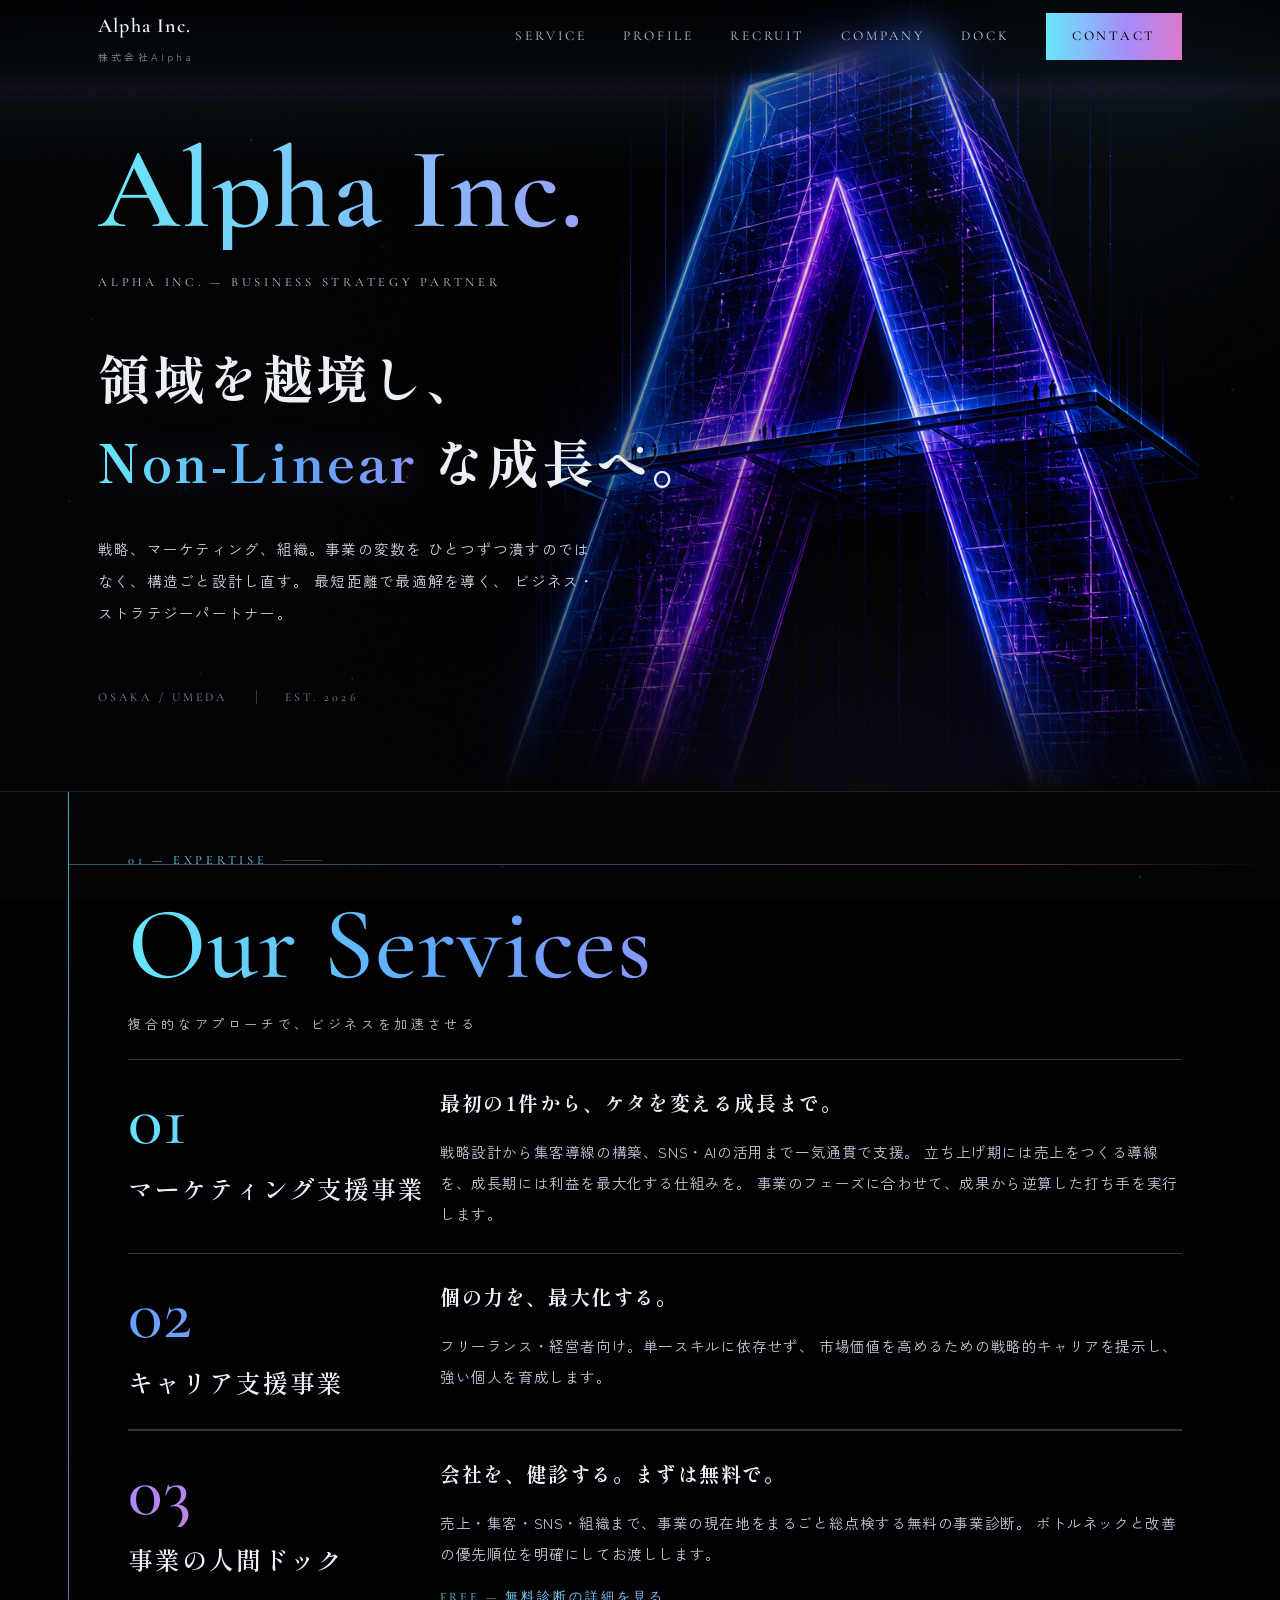
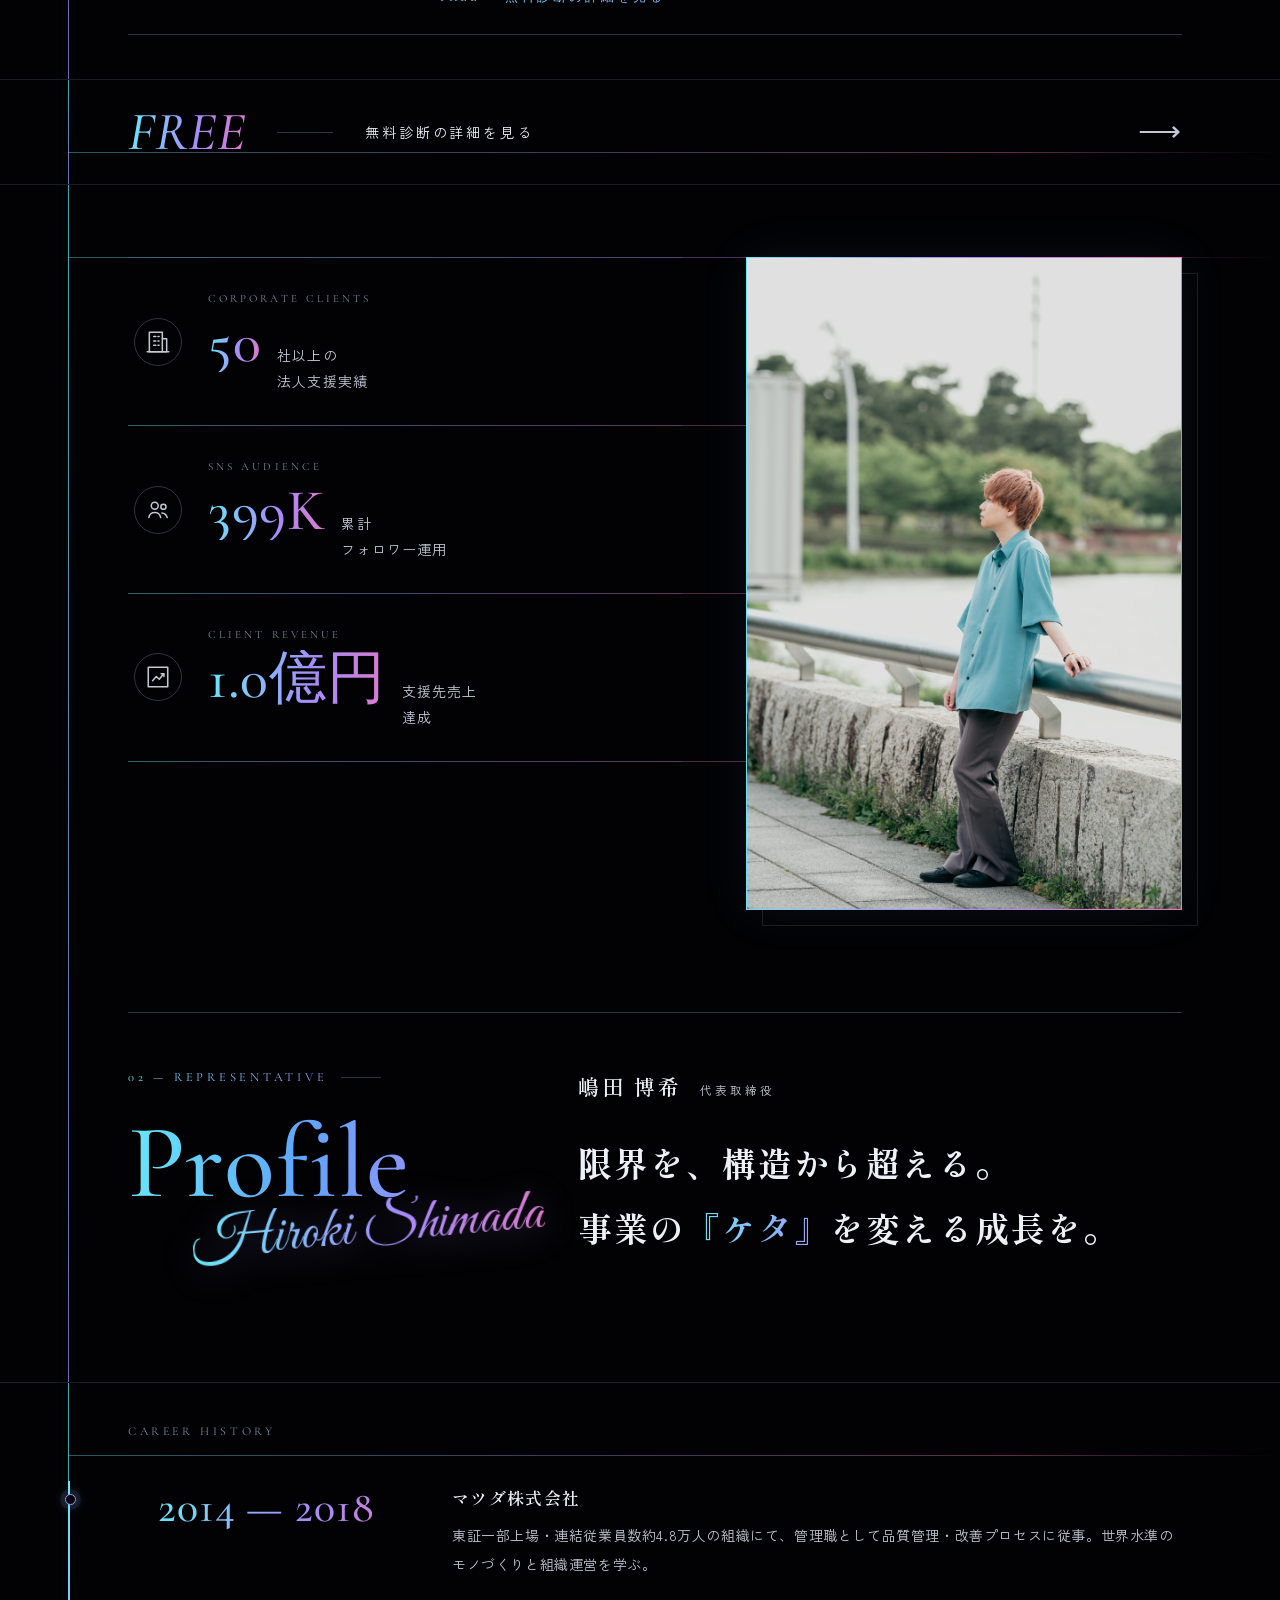
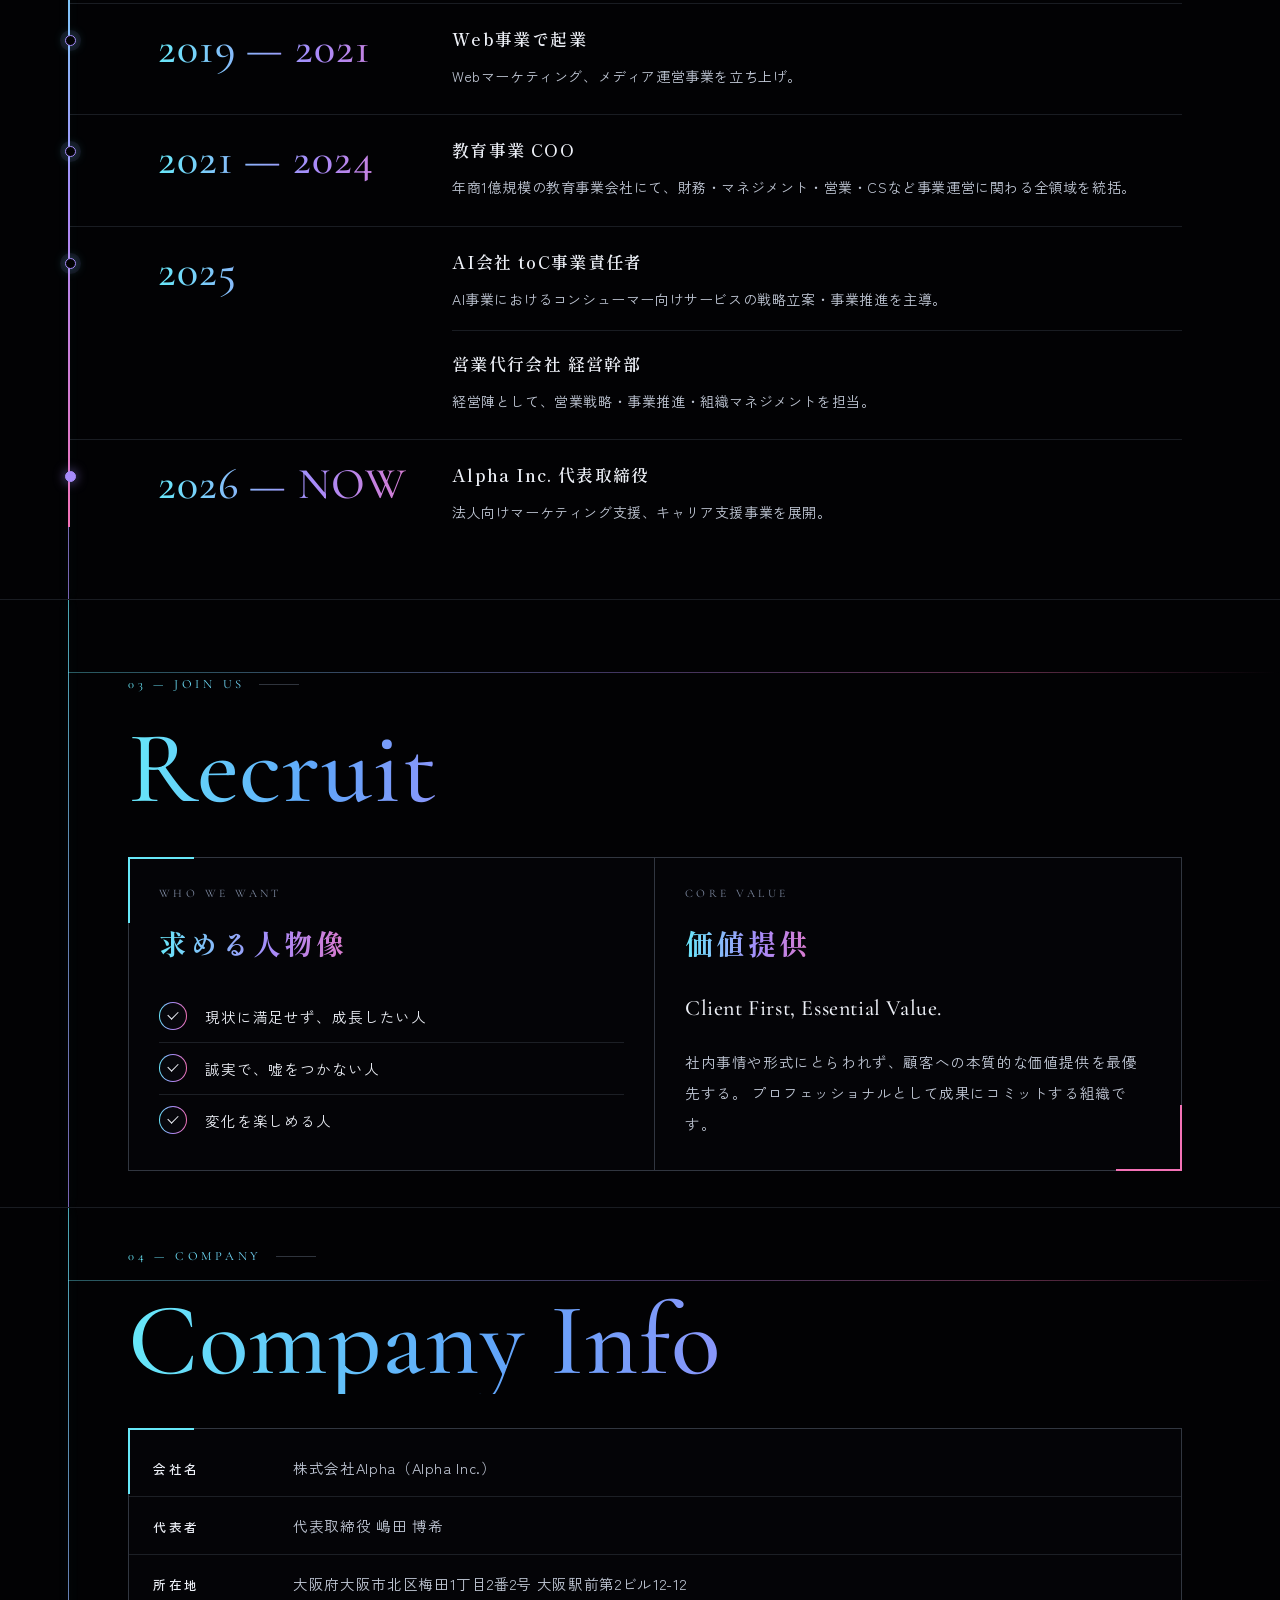
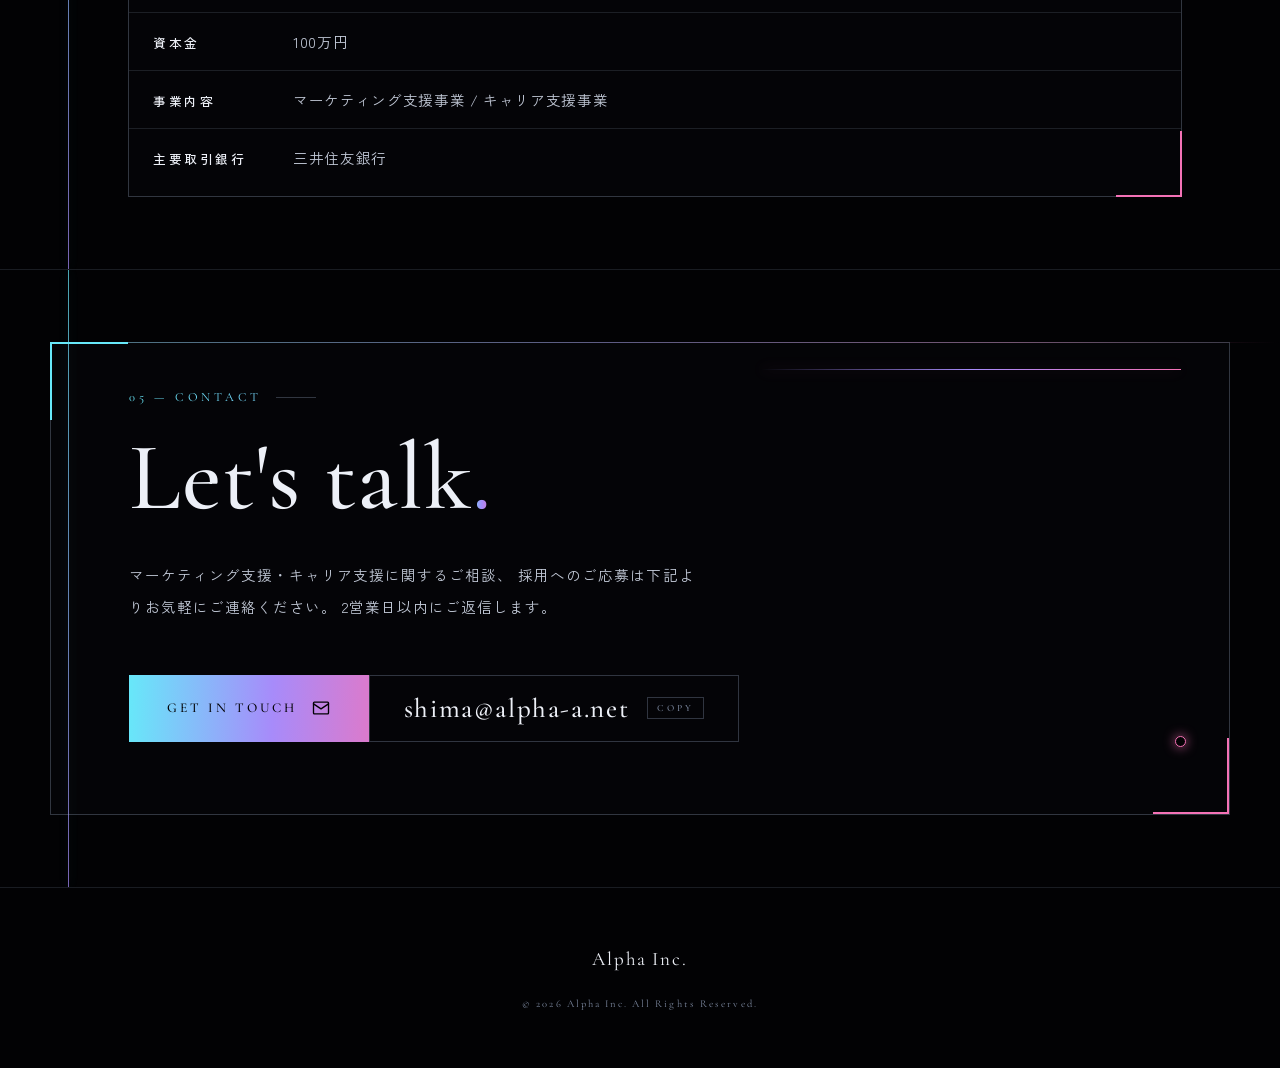
<file: index.html>
<!DOCTYPE html>
<html lang="ja">
<head>
<meta charset="UTF-8">
<meta name="google-site-verification" content="zDJbOC0sXGMiwVKMPyb7sLdUPesDh-PB2zHxSnpcwtA">
<meta name="viewport" content="width=device-width, initial-scale=1.0">
<title>株式会社Alpha | Alpha Inc. — ビジネス・ストラテジーパートナー</title>
<meta name="description" content="株式会社Alphaは、マーケティング支援とキャリア支援を軸に、事業の非連続な成長を支えるビジネス・ストラテジーパートナーです。大阪・梅田。">
<meta name="application-name" content="株式会社Alpha">
<meta property="og:title" content="株式会社Alpha | Alpha Inc.">
<meta property="og:description" content="領域を越境し、非連続な成長へ。マーケティング支援・キャリア支援のビジネス・ストラテジーパートナー。">
<meta property="og:type" content="website">
<meta property="og:site_name" content="株式会社Alpha">
<meta property="og:url" content="https://www.alpha-a.net/">
<meta property="og:image" content="https://www.alpha-a.net/meisi.jpg">
<meta name="twitter:card" content="summary_large_image">
<meta name="theme-color" content="#020204">
<link rel="canonical" href="https://www.alpha-a.net/">
<link rel="icon" href="/favicon.ico" sizes="any">
<link rel="icon" type="image/png" sizes="48x48" href="/favicon-48.png">
<link rel="icon" type="image/png" sizes="192x192" href="/favicon.png">
<link rel="apple-touch-icon" sizes="180x180" href="/apple-touch-icon.png">
<script type="application/ld+json">
{
  "@context": "https://schema.org",
  "@graph": [
    {
      "@type": "WebSite",
      "@id": "https://www.alpha-a.net/#website",
      "url": "https://www.alpha-a.net/",
      "name": "株式会社Alpha",
      "alternateName": ["Alpha Inc.", "株式会社アルファ", "alpha-a.net"],
      "publisher": {"@id": "https://www.alpha-a.net/#organization"},
      "inLanguage": "ja"
    },
    {
      "@type": "Organization",
      "@id": "https://www.alpha-a.net/#organization",
      "name": "株式会社Alpha",
      "legalName": "株式会社Alpha",
      "alternateName": ["Alpha Inc.", "株式会社アルファ"],
      "url": "https://www.alpha-a.net/",
      "logo": {
        "@type": "ImageObject",
        "url": "https://www.alpha-a.net/favicon.png",
        "width": 192,
        "height": 192
      },
      "email": "shima@alpha-a.net",
      "founder": {"@type": "Person", "name": "嶋田博希"},
      "address": {
        "@type": "PostalAddress",
        "addressRegion": "大阪府",
        "addressLocality": "大阪市北区",
        "streetAddress": "梅田1丁目2番2号 大阪駅前第2ビル12-12"
      }
    }
  ]
}
</script>
<link rel="preconnect" href="https://fonts.googleapis.com">
<link rel="preconnect" href="https://fonts.gstatic.com" crossorigin>
<link href="https://fonts.googleapis.com/css2?family=Cormorant+Garamond:ital,wght@0,400;0,500;0,600;1,400;1,500&family=Great+Vibes&family=Shippori+Mincho:wght@500;600;700&family=Zen+Kaku+Gothic+New:wght@300;400;500;700&display=swap" rel="stylesheet">
<style>
  :root{
    --bg:#020204;
    --bg2:#07070C;
    --ink:#EDF0F7;
    --muted:#C1C8D6;
    --faint:#7E8AA1;
    --c1:#67E8F9;   /* cyan   */
    --cb:#60A5FA;   /* blue   */
    --c2:#A78BFA;   /* violet */
    --c3:#F472B6;   /* pink   */
    --grad:linear-gradient(92deg,var(--c1) 0%,var(--c2) 48%,var(--c3) 100%);
    --hairline:rgba(170,188,218,.27);
    --hairline-soft:rgba(170,188,218,.14);
    --en:"Cormorant Garamond",serif;
    --script:"Great Vibes",cursive;
    --mincho:"Shippori Mincho",serif;
    --gothic:"Zen Kaku Gothic New",sans-serif;
  }
  *{margin:0;padding:0;box-sizing:border-box}
  html{scroll-behavior:smooth}
  body{
    background:var(--bg);
    color:var(--ink);
    font-family:var(--gothic);
    font-weight:400;
    font-size:15px;
    line-height:2;
    letter-spacing:.04em;
    -webkit-font-smoothing:antialiased;
    overflow-x:hidden;
  }
  ::selection{background:var(--c2);color:var(--bg)}
  img{max-width:100%;display:block}
  a{color:inherit;text-decoration:none}

  .wrap{max-width:1180px;margin:0 auto;padding:0 48px;position:relative;z-index:2}
  @media(max-width:720px){.wrap{padding:0 22px}}

  /* グラデ文字（ホロ揺れ共通） */
  .gtx,.stat .v,.yr,.free-band .fw,.script,.rec .k,.contact h2 .dot,.menu a.cta,.intro-a,.hero-name{
    background-image:linear-gradient(92deg,var(--c1),var(--c2),var(--c3),var(--c2),var(--c1));
    background-size:240% 100%;
    animation:holo 8s ease-in-out infinite;
  }
  .gtx,.stat .v,.yr,.free-band .fw,.script,.rec .k,.contact h2 .dot,.intro-a,.hero-name{
    -webkit-background-clip:text;background-clip:text;color:transparent;
  }
  @keyframes holo{0%,100%{background-position:0% 50%}50%{background-position:100% 50%}}

  /* ---------- intro（初回のみ） ---------- */
  .intro{position:fixed;inset:0;z-index:300;background:var(--bg);display:flex;align-items:center;justify-content:center}
  .intro-line{position:absolute;left:0;right:0;top:50%;height:1px;background:var(--grad);transform:scaleX(0);transform-origin:left}
  .intro-a{
    font-family:var(--en);font-style:italic;font-weight:500;font-size:110px;line-height:1;
    filter:drop-shadow(0 0 30px rgba(167,139,250,.5));
    opacity:0;transform:scale(.86);position:relative;padding:0 34px;
  }
  .intro-a::before{content:"";position:absolute;inset:-10px 0;background:var(--bg);z-index:-1}
  .intro.play .intro-line{animation:lineDraw .55s cubic-bezier(.7,0,.2,1) forwards}
  .intro.play .intro-a{animation:aPop .7s .3s cubic-bezier(.16,1,.3,1) forwards}
  @keyframes lineDraw{to{transform:scaleX(1)}}
  @keyframes aPop{to{opacity:1;transform:scale(1)}}
  .intro.done{opacity:0;visibility:hidden;transition:opacity .55s ease,visibility 0s .55s}

  /* ---------- 背景（星屑・色相の旅・粒子） ---------- */
  .sky{position:fixed;inset:0;z-index:0;pointer-events:none;opacity:.26}
  .sky-l{position:absolute;inset:-15%;opacity:0;will-change:opacity}
  .sky-cyan{background:
    radial-gradient(42% 46% at 18% 30%,rgba(103,232,249,.13),transparent 70%),
    radial-gradient(40% 44% at 84% 72%,rgba(167,139,250,.08),transparent 70%)}
  .sky-violet{background:
    radial-gradient(44% 48% at 78% 24%,rgba(167,139,250,.15),transparent 70%),
    radial-gradient(38% 42% at 20% 78%,rgba(244,114,182,.07),transparent 70%)}
  .sky-pink{background:
    radial-gradient(44% 48% at 68% 62%,rgba(244,114,182,.14),transparent 70%),
    radial-gradient(40% 44% at 26% 26%,rgba(167,139,250,.09),transparent 70%)}
  #stars{position:fixed;inset:0;z-index:1;pointer-events:none;opacity:.42}
  .grain{
    position:fixed;inset:0;z-index:50;pointer-events:none;opacity:.05;
    background-image:url("data:image/svg+xml,%3Csvg xmlns='http://www.w3.org/2000/svg' width='160' height='160'%3E%3Cfilter id='n'%3E%3CfeTurbulence type='fractalNoise' baseFrequency='0.9' numOctaves='2'/%3E%3C/filter%3E%3Crect width='160' height='160' filter='url(%23n)' opacity='0.6'/%3E%3C/svg%3E");
  }

  /* ---------- custom cursor ---------- */
  @media(pointer:fine){
    .has-cursor,.has-cursor a,.has-cursor button{cursor:none}
  }
  .cur-dot,.cur-ring{position:fixed;top:0;left:0;z-index:400;pointer-events:none;border-radius:50%;opacity:0;transition:opacity .3s}
  .has-cursor .cur-dot,.has-cursor .cur-ring{opacity:1}
  .cur-dot{width:6px;height:6px;background:var(--ink);margin:-3px 0 0 -3px}
  .cur-ring{
    width:36px;height:36px;margin:-18px 0 0 -18px;
    border:1px solid rgba(150,168,200,.45);
    transition:opacity .3s,border-color .3s,background .3s;
  }
  .cur-ring.on-link{
    border:1px solid transparent;
    background:linear-gradient(rgba(4,6,11,0),rgba(4,6,11,0)) padding-box,var(--grad) border-box;
  }

  /* ---------- header ---------- */
  header{
    position:fixed;top:0;left:0;right:0;z-index:100;
    background:rgba(2,2,4,.08);
    -webkit-backdrop-filter:blur(16px);backdrop-filter:blur(16px);
    border-bottom:1px solid transparent;
    transition:background .35s,border-color .35s;
  }
  header.scrolled{background:rgba(2,2,4,.84);border-bottom-color:var(--hairline-soft)}
  .nav{display:flex;align-items:center;justify-content:space-between;height:72px}
  .brand{display:flex;flex-direction:column;gap:1px}
  .brand .en{font-family:var(--en);font-size:20px;font-weight:600;letter-spacing:.06em}
  .brand .ja{font-size:10px;color:var(--faint);letter-spacing:.32em}
  .menu{display:flex;align-items:center;gap:36px}
  .menu a{font-family:var(--en);font-size:13.5px;letter-spacing:.22em;color:var(--muted);transition:color .3s}
  .menu a:hover{color:var(--ink)}
  .menu a.cta{
    color:var(--bg);padding:10px 26px;letter-spacing:.2em;font-weight:500;
    transition:filter .3s,transform .3s;
  }
  .menu a.cta:hover{filter:brightness(1.15);transform:translateY(-1px)}
  @media(max-width:860px){.menu a:not(.cta){display:none}}

  /* ---------- hero ---------- */
  .hero{
    min-height:clamp(680px,88svh,860px);position:relative;overflow:hidden;
    display:flex;flex-direction:column;justify-content:center;
    border-bottom:1px solid var(--hairline-soft);
    padding:112px 0 64px;
  }
  .hero .wrap{width:100%}
  .hero-art{position:absolute;inset:0;z-index:0;pointer-events:none;background:#000}
  .hero-art img{
    position:absolute;inset:0;
    width:100%;height:100%;max-width:none;object-fit:cover;object-position:center;
    opacity:.98;
  }
  .hero-art::after{
    content:"";position:absolute;inset:0;
    background:
      linear-gradient(90deg,#020204 0%,rgba(2,2,4,.94) 25%,rgba(2,2,4,.56) 44%,rgba(2,2,4,.04) 69%),
      linear-gradient(0deg,#020204 0%,transparent 22%),
      linear-gradient(180deg,rgba(2,2,4,.72) 0%,transparent 18%);
  }
  @media(max-width:860px){
    .hero-art img{object-position:67% center;opacity:.62}
    .hero-art::after{background:
      linear-gradient(0deg,var(--bg) 4%,rgba(2,2,4,.62) 46%,rgba(2,2,4,.38) 100%),
      linear-gradient(90deg,rgba(2,2,4,.92),rgba(2,2,4,.2))}
  }
  .aurora{position:absolute;border-radius:50%;filter:blur(110px);pointer-events:none;z-index:0}
  .aurora.a1{width:520px;height:520px;right:-100px;top:-140px;background:radial-gradient(circle,rgba(96,165,250,.12),transparent 65%)}
  .aurora.a2{width:460px;height:460px;right:180px;bottom:-220px;background:radial-gradient(circle,rgba(167,139,250,.1),transparent 65%)}
  .hero-glow{
    position:absolute;z-index:0;width:460px;height:460px;border-radius:50%;
    background:radial-gradient(circle,rgba(167,139,250,.16),rgba(103,232,249,.07) 45%,transparent 70%);
    filter:blur(60px);pointer-events:none;top:0;left:0;opacity:0;transition:opacity .8s;
  }
  .hero:hover .hero-glow{opacity:1}
  .scan{
    position:absolute;left:0;right:0;top:0;height:180px;z-index:1;pointer-events:none;
    background:linear-gradient(180deg,transparent,rgba(103,232,249,.045) 42%,rgba(167,139,250,.09) 50%,rgba(103,232,249,.045) 58%,transparent);
    animation:scanMove 9s cubic-bezier(.4,0,.6,1) infinite;
  }
  @keyframes scanMove{0%{transform:translateY(-220px)}100%{transform:translateY(110vh)}}

  h1.hero-name{
    font-family:var(--en);font-weight:600;
    font-size:clamp(58px,9vw,120px);line-height:1.04;letter-spacing:.01em;
    margin-bottom:20px;
  }
  .hero-label{
    font-family:var(--en);font-size:12.5px;letter-spacing:.3em;color:var(--muted);
    margin-bottom:40px;
  }
  h2.hero-title{
    font-family:var(--mincho);font-weight:700;
    font-size:clamp(27px,4.2vw,52px);
    line-height:1.62;letter-spacing:.05em;
    margin-bottom:30px;
  }
  h2.hero-title .nb{white-space:nowrap}
  .hero-sub{
    max-width:500px;color:#D0D5DF;
    font-size:14.5px;line-height:2.2;letter-spacing:.085em;
    margin-bottom:56px;
  }
  .hero-meta{
    display:flex;align-items:center;gap:28px;
    font-family:var(--en);font-size:12px;letter-spacing:.26em;color:var(--faint);
  }
  .hero-meta .sep{width:1px;height:14px;background:var(--hairline)}
  .ln{display:block;overflow:hidden}
  .ln-in{display:inline-block;vertical-align:top}
  .js .ln-in{transform:translateY(112%);transition:transform 1.1s cubic-bezier(.16,1,.3,1)}
  .js .ln:nth-child(2) .ln-in{transition-delay:.14s}
  .js .rv.lines.in .ln-in{transform:none}

  /* ---------- section scaffolding ---------- */
  section{padding:130px 0;border-bottom:1px solid var(--hairline-soft);position:relative;overflow:hidden}
  #service{padding:56px 0 44px}
  .rail-section{isolation:isolate}
  .rail-section::before{
    content:"";position:absolute;z-index:0;
    left:max(18px,calc((100vw - 1180px)/2 + 18px));top:0;bottom:0;width:1px;
    background:linear-gradient(180deg,var(--c1),var(--c2) 46%,var(--c3) 78%,var(--c1));
    background-size:100% 220%;opacity:.72;animation:railFlow 8s linear infinite;
    box-shadow:0 0 12px rgba(103,232,249,.34);
  }
  .rail-section::after{
    content:"";position:absolute;z-index:0;
    left:max(18px,calc((100vw - 1180px)/2 + 18px));right:0;top:72px;height:1px;
    background:linear-gradient(90deg,var(--c1),var(--c2) 45%,var(--c3) 78%,transparent);
    opacity:.38;
  }
  .rail-section>.wrap{padding-left:78px}
  @keyframes railFlow{to{background-position:0 220%}}
  @media(max-width:720px){
    .rail-section::before,.rail-section::after{left:14px}
    .rail-section>.wrap{padding-left:34px}
  }
  .sec-no{
    font-family:var(--en);font-size:12.5px;letter-spacing:.3em;
    display:flex;align-items:center;gap:14px;margin-bottom:18px;
  }
  .sec-no::after{content:"";flex:0 0 40px;height:1px;background:var(--hairline)}
  .sec-title{
    font-family:var(--en);font-weight:500;
    font-size:clamp(46px,7vw,76px);line-height:1.05;letter-spacing:.01em;
    display:inline-block;
    background-image:linear-gradient(92deg,var(--c1),var(--cb) 28%,var(--c2) 58%,var(--c3) 100%);
    background-size:220% 100%;
    -webkit-background-clip:text;background-clip:text;color:transparent;
    animation:holo 8s ease-in-out infinite;
  }
  .sec-title-ja{margin-top:12px;font-size:13px;color:var(--muted);letter-spacing:.28em}
  .sec-head{margin-bottom:72px}
  #service .sec-head{margin-bottom:22px}
  #service .sec-title{font-size:clamp(64px,8vw,108px)}
  #recruit .sec-head,#company .sec-head{margin-bottom:34px}

  .hero-title .en{
    display:inline-block;
    background-image:linear-gradient(92deg,var(--c1),var(--cb) 28%,var(--c2) 58%,var(--c3) 100%);
    background-size:220% 100%;
    -webkit-background-clip:text;background-clip:text;color:transparent;
    animation:holo 8s ease-in-out infinite;
    filter:drop-shadow(0 0 18px rgba(167,139,250,.2));
  }

  /* ---------- services ---------- */
  .svc{
    border-top:1px solid var(--hairline);
    display:grid;grid-template-columns:minmax(230px,280px) minmax(0,1fr);gap:32px;
    padding:24px 0;align-items:start;position:relative;
    transition:background .4s;
  }
  .svc>div{min-width:0}
  .svc:last-of-type{border-bottom:1px solid var(--hairline)}
  .svc:hover{background:rgba(150,168,200,.03)}
  .svc-no{
    font-family:var(--en);font-weight:500;font-size:clamp(52px,6vw,72px);line-height:1;
    -webkit-background-clip:text;background-clip:text;color:transparent;
    background-size:240% 100%;animation:holo 8s ease-in-out infinite;
    margin-bottom:10px;
  }
  .svc.m1 .svc-no{background-image:linear-gradient(120deg,var(--c1),var(--cb),var(--c1))}
  .svc.m2 .svc-no{background-image:linear-gradient(120deg,var(--cb),var(--c2),var(--cb))}
  .svc.m3 .svc-no{background-image:linear-gradient(120deg,var(--c2),var(--c3),var(--c2))}
  .svc h3{font-family:var(--mincho);font-weight:600;font-size:clamp(20px,2.2vw,25px);letter-spacing:.08em;line-height:1.8;word-break:keep-all}
  .svc-lead{font-family:var(--mincho);font-weight:700;font-size:clamp(16px,1.8vw,20px);letter-spacing:.08em;color:var(--ink);margin-bottom:14px;line-height:1.9}
  .svc-body{color:var(--muted);font-size:14.5px;line-height:2.15}
  .svc-more{
    margin-top:16px;font-family:var(--en);font-size:12.5px;letter-spacing:.24em;
    background:var(--grad);-webkit-background-clip:text;background-clip:text;color:transparent;
  }
  a.svc{color:inherit;display:grid}
  .svc::after{
    content:"→";position:absolute;right:6px;top:50%;margin-top:-14px;
    font-family:var(--en);font-size:24px;color:var(--muted);
    opacity:0;transform:translateX(-12px);transition:opacity .4s,transform .4s;
  }
  .svc:hover::after{opacity:1;transform:none}
  @media(max-width:760px){.svc{grid-template-columns:1fr;gap:20px;padding:48px 0}}

  /* ---------- FREE band ---------- */
  .free-band{
    display:flex;align-items:center;gap:32px;
    padding:22px 0;border-bottom:1px solid var(--hairline-soft);
    position:relative;overflow:hidden;
  }
  .free-band .wrap{display:flex;align-items:center;gap:32px;width:100%}
  .free-band .fw{
    font-family:var(--en);font-style:italic;font-weight:500;
    font-size:clamp(34px,4.6vw,54px);line-height:1;flex:none;
  }
  .free-band .dash{flex:0 0 56px;height:1px;background:var(--hairline)}
  .free-band .tx{font-size:14px;letter-spacing:.2em;color:var(--ink);flex:none}
  .free-band .arrow{
    margin-left:auto;font-family:var(--en);font-size:30px;color:var(--muted);
    transition:transform .4s,color .4s;flex:none;
  }
  .free-band:hover .arrow{transform:translateX(12px);color:var(--c1)}
  @media(max-width:640px){
    .free-band .wrap{gap:18px}
    .free-band .dash{flex:0 0 24px}
    .free-band .tx{font-size:12px;letter-spacing:.12em}
  }

  /* ---------- stats + photo ---------- */
  .stats-sec{padding:72px 0 84px}
  .stats-grid{
    display:grid;grid-template-columns:minmax(0,1.12fr) minmax(300px,.88fr);
    gap:clamp(36px,5vw,72px);align-items:start;position:relative;
  }
  @media(max-width:920px){.stats-grid{grid-template-columns:1fr;gap:56px}}
  .stat{
    display:flex;align-items:center;gap:26px;
    padding:30px 6px;border-bottom:1px solid var(--hairline-soft);
    position:relative;
  }
  .stat>div:last-child{min-width:0}
  .stat::after{
    content:"";position:absolute;left:0;right:-86px;bottom:-1px;height:1px;
    background:linear-gradient(90deg,var(--c1),var(--c2) 52%,var(--c3));
    opacity:.34;transform:scaleX(.18);transform-origin:left;transition:transform .9s cubic-bezier(.16,1,.3,1);
  }
  .stat.in::after{transform:scaleX(1)}
  .stat:first-child{border-top:1px solid var(--hairline-soft)}
  .stat .ic{
    flex:none;width:48px;height:48px;border:1px solid var(--hairline);border-radius:50%;
    display:flex;align-items:center;justify-content:center;
  }
  .stat .ic svg{width:26px;height:26px;stroke:var(--muted);fill:none;stroke-width:1.4;stroke-linecap:round;stroke-linejoin:round}
  .stat .k{font-family:var(--en);font-size:11px;letter-spacing:.28em;color:var(--faint);margin-bottom:4px}
  .stat .row{display:flex;align-items:baseline;gap:16px;flex-wrap:wrap}
  .stat .v{font-family:var(--en);font-weight:500;font-size:clamp(40px,4.6vw,58px);line-height:1}
  .stat .l{font-size:14px;color:var(--muted);letter-spacing:.08em;line-height:1.85}
  .prof-photo{position:relative;padding:1px;background:var(--grad);box-shadow:0 0 48px rgba(96,165,250,.08)}
  .prof-photo img{width:100%;aspect-ratio:2/3;object-fit:cover;filter:saturate(.82) contrast(1.08) brightness(.88)}
  .prof-photo::after{content:"";position:absolute;inset:16px -16px -16px 16px;border:1px solid var(--hairline-soft);z-index:-1}

  /* ---------- profile ---------- */
  .profile-head{position:relative;margin-bottom:0;min-width:0}
  .profile-bridge{
    position:relative;z-index:4;width:100%;margin-top:clamp(64px,8vw,108px);
    padding:52px 0 0;border-top:1px solid var(--hairline);
    display:grid;grid-template-columns:minmax(340px,.78fr) minmax(0,1.22fr);
    grid-template-areas:"head name" "head copy";
    column-gap:clamp(44px,5vw,68px);align-items:start;
  }
  .profile-bridge .profile-head{grid-area:head}
  .profile-bridge .prof-name{grid-area:name}
  .profile-bridge .prof-copy{grid-area:copy}
  .profile-bridge .sec-title{font-size:clamp(76px,8.2vw,118px)}
  .profile-career{padding:36px 0 72px;z-index:3}
  .script{
    font-family:var(--script);font-weight:400;
    font-size:clamp(34px,5vw,58px);line-height:1;
    display:inline-block;transform:rotate(-5deg);
    position:relative;z-index:2;
    margin:-18px 0 0 clamp(28px,5vw,82px);white-space:nowrap;
    filter:drop-shadow(0 4px 18px rgba(167,139,250,.35));
  }
  .prof-name{display:flex;align-items:baseline;gap:18px;margin-bottom:24px;flex-wrap:wrap}
  .prof-name .ja{font-family:var(--mincho);font-weight:600;font-size:21px;letter-spacing:.14em}
  .prof-name .role{font-size:11.5px;letter-spacing:.26em;color:var(--muted)}
  .prof-copy{
    font-family:var(--mincho);font-weight:700;
    font-size:clamp(22px,2.8vw,34px);line-height:1.9;letter-spacing:.06em;
    margin-bottom:38px;
  }
  .prof-copy em{
    font-style:normal;
    background:var(--grad);-webkit-background-clip:text;background-clip:text;color:transparent;
    background-size:240% 100%;animation:holo 8s ease-in-out infinite;
  }
  .career-label{font-family:var(--en);font-size:12px;letter-spacing:.3em;color:var(--faint);margin-bottom:38px}
  .career{list-style:none;border-left:2px solid transparent;border-image:linear-gradient(180deg,var(--c1),var(--c2),var(--c3)) 1;}
  .profile-career .career{margin-left:-60px}
  .career li{
    position:relative;padding:0 0 24px 88px;
    display:grid;grid-template-columns:260px minmax(0,1fr);gap:34px;align-items:start;
    border-bottom:1px solid var(--hairline-soft);margin-bottom:18px;
  }
  .career li>div{min-width:0}
  .career li:last-child{padding-bottom:0;border-bottom:none;margin-bottom:0}
  .career li::before{
    content:"";position:absolute;left:-5px;top:13px;
    width:9px;height:9px;background:var(--bg);border:1px solid var(--c2);border-radius:50%;
    box-shadow:0 0 0 5px rgba(167,139,250,.08),0 0 12px rgba(103,232,249,.45);
  }
  .career li.now::before{background:var(--c2);border-color:var(--c2);box-shadow:0 0 12px rgba(167,139,250,.7)}
  .yr{
    font-family:var(--en);font-weight:500;
    font-size:clamp(30px,3.6vw,44px);line-height:1.2;letter-spacing:.02em;
    white-space:nowrap;
  }
  .career h4{font-family:var(--mincho);font-weight:600;font-size:17px;letter-spacing:.08em;margin-bottom:6px}
  .career p{color:var(--muted);font-size:14px;line-height:2.05}
  .career-role+.career-role{margin-top:16px;padding-top:16px;border-top:1px solid var(--hairline-soft)}
  @media(max-width:760px){
    .career li{grid-template-columns:1fr;gap:8px;padding-left:34px}
    .yr{font-size:28px}
  }

  /* ---------- recruit ---------- */
  .cbox{position:relative;border:1px solid var(--hairline);background:rgba(150,168,200,.02)}
  .cbox::before{
    content:"";position:absolute;top:-1px;left:-1px;width:64px;height:64px;
    border-top:2px solid var(--c1);border-left:2px solid var(--c1);pointer-events:none;
  }
  .cbox::after{
    content:"";position:absolute;bottom:-1px;right:-1px;width:64px;height:64px;
    border-bottom:2px solid var(--c3);border-right:2px solid var(--c3);pointer-events:none;
  }
  #recruit{padding:72px 0 36px}
  #recruit .sec-title{font-size:clamp(72px,8vw,108px)}
  .rec{display:grid;grid-template-columns:1fr 1fr}
  @media(max-width:860px){.rec{grid-template-columns:1fr}}
  .rec>div{padding:24px 30px}
  .rec>div:first-child{border-right:1px solid var(--hairline)}
  @media(max-width:860px){.rec>div{padding:44px 26px}.rec>div:first-child{border-right:none;border-bottom:1px solid var(--hairline)}}
  .rec .ke{font-family:var(--en);font-size:11.5px;letter-spacing:.3em;color:var(--faint);margin-bottom:10px}
  .rec .k{font-family:var(--mincho);font-weight:700;font-size:clamp(22px,2.6vw,28px);letter-spacing:.12em;display:inline-block;margin-bottom:20px}
  .rec ul{list-style:none}
  .rec ul li{
    display:flex;align-items:center;gap:18px;
    padding:11px 0;border-bottom:1px solid var(--hairline-soft);
    font-size:14.5px;letter-spacing:.06em;font-weight:400;
  }
  .rec ul li:last-child{border-bottom:none}
  .chk{
    flex:none;width:28px;height:28px;border-radius:50%;position:relative;
    border:1px solid transparent;
    background:linear-gradient(var(--bg2),var(--bg2)) padding-box,var(--grad) border-box;
  }
  .chk::after{
    content:"";position:absolute;left:8px;top:8px;width:9px;height:5px;
    border-left:1.6px solid var(--ink);border-bottom:1.6px solid var(--ink);
    transform:rotate(-45deg);
  }
  .rec .value-en{font-family:var(--en);font-size:22px;font-weight:500;line-height:1.6;margin-bottom:20px}
  .rec .value-body{color:var(--muted);font-size:14.5px;line-height:2.15}

  /* ---------- company ---------- */
  #company{padding:36px 0 72px}
  #company .sec-title{font-size:clamp(72px,8vw,106px)}
  .co-table{padding:10px 0}
  .co-row{
    display:grid;grid-template-columns:140px 1fr;
    border-bottom:1px solid var(--hairline-soft);
    padding:14px 24px;align-items:baseline;
  }
  .co-row:last-child{border-bottom:none}
  @media(max-width:640px){.co-row{grid-template-columns:1fr;gap:4px;padding:20px 24px}}
  .co-row dt{font-size:12.5px;letter-spacing:.2em;color:var(--ink);font-weight:500}
  .co-row dd{font-size:14.5px;letter-spacing:.045em;color:var(--muted)}

  /* ---------- contact ---------- */
  .contact{padding:72px 0}
  .contact .wrap{position:relative}
  .contact .wrap{
    border:1px solid var(--hairline);padding-top:42px;padding-bottom:42px;
    background:
      linear-gradient(var(--c3),var(--c3)) right bottom/76px 2px no-repeat,
      linear-gradient(var(--c3),var(--c3)) right bottom/2px 76px no-repeat,
      rgba(150,168,200,.018);
  }
  .contact .wrap::before{
    content:"";position:absolute;left:-1px;top:-1px;width:76px;height:76px;
    border-left:2px solid var(--c1);border-top:2px solid var(--c1);
  }
  .contact .wrap::after{
    content:"";position:absolute;right:48px;top:26px;width:min(36vw,420px);height:1px;
    background:linear-gradient(90deg,transparent,var(--c2),var(--c3));
    box-shadow:0 0 14px rgba(244,114,182,.32);
  }
  .contact h2{
    font-family:var(--en);font-weight:500;
    font-size:clamp(56px,9vw,96px);letter-spacing:.01em;line-height:1.05;
    margin-bottom:30px;
  }
  .contact p{color:var(--muted);font-size:14.5px;line-height:2.2;letter-spacing:.07em;max-width:570px;margin-bottom:52px}
  .contact-row{display:flex;align-items:stretch;gap:0;flex-wrap:wrap;position:relative}
  .contact-row::after{
    content:"";position:absolute;right:-5px;bottom:-5px;width:9px;height:9px;border-radius:50%;
    background:var(--bg);border:1px solid var(--c3);box-shadow:0 0 12px rgba(244,114,182,.8);
  }
  .btn{
    display:inline-flex;align-items:center;gap:14px;
    font-family:var(--en);font-size:13.5px;letter-spacing:.22em;font-weight:500;
    color:var(--bg);padding:20px 38px;
    background-image:linear-gradient(92deg,var(--c1),var(--c2),var(--c3),var(--c2),var(--c1));
    background-size:240% 100%;animation:holo 8s ease-in-out infinite;
    transition:filter .3s,transform .3s;
  }
  .btn svg{width:20px;height:20px;stroke:var(--bg);fill:none;stroke-width:1.6;stroke-linecap:round;stroke-linejoin:round}
  .btn:hover{filter:brightness(1.12);transform:translateY(-2px)}
  .addr{
    display:inline-flex;align-items:center;gap:18px;
    background:none;cursor:pointer;
    border:1px solid var(--hairline);
    font-family:var(--en);font-weight:500;font-size:clamp(19px,2.6vw,27px);letter-spacing:.06em;color:var(--ink);
    padding:14px 34px;transition:border-color .3s,background .3s;
  }
  .addr:hover{border-color:var(--c2);background:rgba(150,168,200,.04)}
  .addr .cp{font-family:var(--en);font-size:9.5px;letter-spacing:.3em;color:var(--faint);border:1px solid var(--hairline);padding:4px 9px}
  .addr:hover .cp{color:var(--c1);border-color:var(--c1)}
  .copied{font-size:11.5px;letter-spacing:.14em;color:var(--c1);height:1.4em;margin-top:14px;opacity:0;transition:opacity .35s}
  .copied.show{opacity:1}

  /* ---------- footer ---------- */
  footer{padding:52px 0;text-align:center}
  footer .en{font-family:var(--en);font-size:19px;letter-spacing:.1em;margin-bottom:8px}
  footer small{font-family:var(--en);font-size:10.5px;letter-spacing:.2em;color:var(--faint)}

  /* ---------- reveal ---------- */
  .js .rv{opacity:0;transform:translateY(14px);transition:opacity .9s cubic-bezier(.16,1,.3,1),transform .9s cubic-bezier(.16,1,.3,1)}
  .js .rv.in{opacity:1;transform:none}
  .js .rv.lines{opacity:1;transform:none;transition:none}

  /* ---------- glitch ---------- */
  .glitching{animation:glitch .26s steps(2) 1}
  @keyframes glitch{
    0%{transform:none;text-shadow:none}
    25%{transform:translate(-3px,1px) skewX(-5deg);text-shadow:3px 0 rgba(244,114,182,.75),-3px 0 rgba(103,232,249,.75)}
    55%{transform:translate(2px,-1px) skewX(3deg);text-shadow:-3px 0 rgba(244,114,182,.75),3px 0 rgba(103,232,249,.75)}
    100%{transform:none;text-shadow:none}
  }

  /* ---------- holo foil ---------- */
  .holo{position:relative}
  .holo::before{
    content:"";position:absolute;inset:0;z-index:1;pointer-events:none;
    opacity:0;transition:opacity .45s;
    background:radial-gradient(420px circle at var(--mx,50%) var(--my,50%),
      rgba(167,139,250,.2),rgba(103,232,249,.12) 38%,rgba(244,114,182,.07) 60%,transparent 75%);
  }
  .holo:hover::before{opacity:1}

  @media(prefers-reduced-motion:reduce){
    .js .rv,.js .ln-in{opacity:1;transform:none;transition:none}
    .scan,.btn,.menu a.cta,.gtx,.stat .v,.yr,.free-band .fw,.script,.rec .k,.svc-no,.prof-copy em,.intro-a,.hero-name,.rail-section::before{animation:none}
  }
  @media(max-width:920px){
    .profile-bridge{
      width:100%;margin-top:56px;padding-top:48px;display:block;
    }
    .profile-bridge .profile-head{margin-bottom:40px}
    .profile-career{padding-top:38px}
    .profile-career .career{margin-left:-20px}
    .profile-career .career li{padding-left:54px}
    .stats-grid{grid-template-columns:1fr;gap:40px}
  }
</style>
</head>
<body>
<div class="sky">
  <div class="sky-l sky-cyan"></div>
  <div class="sky-l sky-violet"></div>
  <div class="sky-l sky-pink"></div>
</div>
<canvas id="stars"></canvas>
<div class="grain"></div>
<div class="cur-dot"></div>
<div class="cur-ring"></div>
<div class="intro" id="intro">
  <div class="intro-line"></div>
  <div class="intro-a">α</div>
</div>

<header>
  <div class="wrap nav">
    <a href="#" class="brand">
      <span class="en">Alpha Inc.</span>
      <span class="ja">株式会社Alpha</span>
    </a>
    <nav class="menu">
      <a href="#service">SERVICE</a>
      <a href="#profile">PROFILE</a>
      <a href="#recruit">RECRUIT</a>
      <a href="#company">COMPANY</a>
      <a href="dock/">DOCK</a>
      <a href="#contact" class="cta">CONTACT</a>
    </nav>
  </div>
</header>

<!-- ================= HERO ================= -->
<div class="hero">
  <div class="hero-art">
    <img src="hero-04.png" alt="巨大な透明ガラスとネオンで構成されたAlphaのA型建築">
  </div>
  <div class="aurora a1"></div>
  <div class="aurora a2"></div>
  <div class="hero-glow" id="heroGlow"></div>
  <div class="scan"></div>

  <div class="wrap" id="heroTilt">
    <h1 class="hero-name rv">Alpha Inc.</h1>
    <div class="hero-label rv">ALPHA INC. — BUSINESS STRATEGY PARTNER</div>
    <h2 class="hero-title rv lines">
      <span class="ln"><span class="ln-in">領域を越境し、</span></span>
      <span class="ln"><span class="ln-in"><span class="en">Non-Linear</span><span class="nb"> な成長へ。</span></span></span>
    </h2>
    <p class="hero-sub rv">
      戦略、マーケティング、組織。事業の変数を
      ひとつずつ潰すのではなく、構造ごと設計し直す。
      最短距離で最適解を導く、
      ビジネス・ストラテジーパートナー。
    </p>
    <div class="hero-meta rv">
      <span>OSAKA / UMEDA</span>
      <span class="sep"></span>
      <span>EST. 2026</span>
    </div>
  </div>
</div>

<!-- ================= SERVICE ================= -->
<section id="service" class="rail-section">
  <div class="wrap">
    <div class="sec-head rv">
      <div class="sec-no gtx">01 — EXPERTISE</div>
      <h2 class="sec-title">Our Services</h2>
      <div class="sec-title-ja">複合的なアプローチで、ビジネスを加速させる</div>
    </div>

    <div class="svc m1 rv">
      <div>
        <div class="svc-no">01</div>
        <h3>マーケティング支援事業</h3>
      </div>
      <div>
        <div class="svc-lead">最初の1件から、ケタを変える成長まで。</div>
        <p class="svc-body">
          戦略設計から集客導線の構築、SNS・AIの活用まで一気通貫で支援。
          立ち上げ期には売上をつくる導線を、成長期には利益を最大化する仕組みを。
          事業のフェーズに合わせて、成果から逆算した打ち手を実行します。
        </p>
      </div>
    </div>

    <div class="svc m2 rv">
      <div>
        <div class="svc-no">02</div>
        <h3>キャリア支援事業</h3>
      </div>
      <div>
        <div class="svc-lead">個の力を、最大化する。</div>
        <p class="svc-body">
          フリーランス・経営者向け。単一スキルに依存せず、
          市場価値を高めるための戦略的キャリアを提示し、強い個人を育成します。
        </p>
      </div>
    </div>

    <a class="svc m3 rv" href="dock/">
      <div>
        <div class="svc-no">03</div>
        <h3>事業の人間ドック</h3>
      </div>
      <div>
        <div class="svc-lead">会社を、健診する。まずは無料で。</div>
        <p class="svc-body">
          売上・集客・SNS・組織まで、事業の現在地をまるごと総点検する無料の事業診断。
          ボトルネックと改善の優先順位を明確にしてお渡しします。
        </p>
        <div class="svc-more">FREE — 無料診断の詳細を見る</div>
      </div>
    </a>
  </div>
</section>

<!-- ================= FREE BAND ================= -->
<a class="free-band rail-section" href="dock/">
  <div class="wrap">
    <span class="fw">FREE</span>
    <span class="dash"></span>
    <span class="tx">無料診断の詳細を見る</span>
    <span class="arrow">⟶</span>
  </div>
</a>

<!-- ================= STATS + PHOTO ================= -->
<section class="stats-sec rail-section">
  <div class="wrap">
    <div class="stats-grid">
      <div>
        <div class="stat rv" id="statTrigger">
          <div class="ic"><svg viewBox="0 0 24 24"><rect x="4" y="3" width="12" height="18"/><path d="M16 9h4v12h-4"/><path d="M8 7h2M8 11h2M8 15h2M12 7h1M12 11h1M12 15h1"/><path d="M2 21h20"/></svg></div>
          <div>
            <div class="k">CORPORATE CLIENTS</div>
            <div class="row"><span class="v"><span class="num" data-target="50">0</span></span><span class="l">社以上の<br>法人支援実績</span></div>
          </div>
        </div>
        <div class="stat rv">
          <div class="ic"><svg viewBox="0 0 24 24"><circle cx="9" cy="8" r="3.2"/><path d="M3.5 19c.6-3 2.8-4.6 5.5-4.6s4.9 1.6 5.5 4.6"/><circle cx="17" cy="9" r="2.4"/><path d="M15.6 14.7c2.4.2 4.2 1.6 4.9 4.3"/></svg></div>
          <div>
            <div class="k">SNS AUDIENCE</div>
            <div class="row"><span class="v"><span class="num" data-target="400" data-suffix="K">0</span></span><span class="l">累計<br>フォロワー運用</span></div>
          </div>
        </div>
        <div class="stat rv">
          <div class="ic"><svg viewBox="0 0 24 24"><rect x="3" y="3" width="18" height="18"/><path d="M7 15.5l3.4-4 2.8 2.6 4-5.1"/><path d="M17.5 9h-2.6M17.5 9v2.6"/></svg></div>
          <div>
            <div class="k">CLIENT REVENUE</div>
            <div class="row"><span class="v"><span class="num" data-target="1" data-suffix="億円" data-decimals="1">0</span></span><span class="l">支援先売上<br>達成</span></div>
          </div>
        </div>
      </div>
      <div class="prof-photo rv"><img src="pro.jpg" alt="嶋田博希 — 株式会社Alpha 代表取締役"></div>
    </div>
    <div class="profile-bridge" id="profile">
      <div class="profile-head rv">
        <div class="sec-no gtx">02 — REPRESENTATIVE</div>
        <h2 class="sec-title">Profile</h2>
        <div class="script">Hiroki Shimada</div>
      </div>
      <div class="prof-name rv">
        <span class="ja">嶋田 博希</span>
        <span class="role">代表取締役</span>
      </div>
      <p class="prof-copy rv lines">
        <span class="ln"><span class="ln-in">限界を、構造から超える。</span></span>
        <span class="ln"><span class="ln-in">事業の<em>『ケタ』</em>を変える成長を。</span></span>
      </p>
    </div>
  </div>
</section>

<!-- ================= PROFILE ================= -->
<section class="profile-career rail-section">
  <div class="wrap">
    <div class="career-label rv">CAREER HISTORY</div>
    <ul class="career">
      <li>
        <div class="yr">2014 — 2018</div>
        <div>
          <h4>マツダ株式会社</h4>
          <p>東証一部上場・連結従業員数約4.8万人の組織にて、管理職として品質管理・改善プロセスに従事。世界水準のモノづくりと組織運営を学ぶ。</p>
        </div>
      </li>
      <li>
        <div class="yr">2019 — 2021</div>
        <div>
          <h4>Web事業で起業</h4>
          <p>Webマーケティング、メディア運営事業を立ち上げ。</p>
        </div>
      </li>
      <li>
        <div class="yr">2021 — 2024</div>
        <div>
          <h4>教育事業 COO</h4>
          <p>年商1億規模の教育事業会社にて、財務・マネジメント・営業・CSなど事業運営に関わる全領域を統括。</p>
        </div>
      </li>
      <li>
        <div class="yr">2025</div>
        <div>
          <div class="career-role">
            <h4>AI会社 toC事業責任者</h4>
            <p>AI事業におけるコンシューマー向けサービスの戦略立案・事業推進を主導。</p>
          </div>
          <div class="career-role">
            <h4>営業代行会社 経営幹部</h4>
            <p>経営陣として、営業戦略・事業推進・組織マネジメントを担当。</p>
          </div>
        </div>
      </li>
      <li class="now">
        <div class="yr">2026 — NOW</div>
        <div>
          <h4>Alpha Inc. 代表取締役</h4>
          <p>法人向けマーケティング支援、キャリア支援事業を展開。</p>
        </div>
      </li>
    </ul>
  </div>
</section>

<!-- ================= RECRUIT ================= -->
<section id="recruit" class="rail-section">
  <div class="wrap">
    <div class="sec-head rv">
      <div class="sec-no gtx">03 — JOIN US</div>
      <h2 class="sec-title">Recruit</h2>
    </div>

    <div class="rec cbox rv">
      <div>
        <div class="ke">WHO WE WANT</div>
        <div class="k">求める人物像</div>
        <ul>
          <li><span class="chk"></span>現状に満足せず、成長したい人</li>
          <li><span class="chk"></span>誠実で、嘘をつかない人</li>
          <li><span class="chk"></span>変化を楽しめる人</li>
        </ul>
      </div>
      <div>
        <div class="ke">CORE VALUE</div>
        <div class="k">価値提供</div>
        <div class="value-en">Client First, Essential Value.</div>
        <p class="value-body">
          社内事情や形式にとらわれず、顧客への本質的な価値提供を最優先する。
          プロフェッショナルとして成果にコミットする組織です。
        </p>
      </div>
    </div>
  </div>
</section>

<!-- ================= COMPANY ================= -->
<section id="company" class="rail-section">
  <div class="wrap">
    <div class="sec-head rv">
      <div class="sec-no gtx">04 — COMPANY</div>
      <h2 class="sec-title">Company Info</h2>
    </div>

    <dl class="co-table cbox rv">
      <div class="co-row"><dt>会社名</dt><dd>株式会社Alpha（Alpha Inc.）</dd></div>
      <div class="co-row"><dt>代表者</dt><dd>代表取締役 嶋田 博希</dd></div>
      <div class="co-row"><dt>所在地</dt><dd>大阪府大阪市北区梅田1丁目2番2号 大阪駅前第2ビル12-12</dd></div>
      <div class="co-row"><dt>資本金</dt><dd>100万円</dd></div>
      <div class="co-row"><dt>事業内容</dt><dd>マーケティング支援事業 / キャリア支援事業</dd></div>
      <div class="co-row"><dt>主要取引銀行</dt><dd>三井住友銀行</dd></div>
    </dl>
  </div>
</section>

<!-- ================= CONTACT ================= -->
<section id="contact" class="contact rail-section" style="border-bottom:1px solid var(--hairline-soft)">
  <div class="wrap">
    <div class="sec-no gtx rv">05 — CONTACT</div>
    <h2 class="rv">Let's talk<span class="dot">.</span></h2>
    <p class="rv">
      マーケティング支援・キャリア支援に関するご相談、
      採用へのご応募は下記よりお気軽にご連絡ください。
      2営業日以内にご返信します。
    </p>
    <div class="contact-row rv">
      <a class="btn" href="https://mail.google.com/mail/?view=cm&amp;fs=1&amp;to=shima@alpha-a.net&amp;su=%E3%81%8A%E5%95%8F%E3%81%84%E5%90%88%E3%82%8F%E3%81%9B%EF%BC%88Alpha%20Inc.%EF%BC%89" target="_blank" rel="noopener">
        GET IN TOUCH
        <svg viewBox="0 0 24 24"><rect x="3" y="5" width="18" height="14" rx="1"/><path d="M3 7l9 6 9-6"/></svg>
      </a>
      <button class="addr" id="copyMail" type="button">shima@alpha-a.net<span class="cp">COPY</span></button>
    </div>
    <div class="copied" id="copied">アドレスをコピーしました</div>
  </div>
</section>

<footer>
  <div class="wrap">
    <div class="en">Alpha Inc.</div>
    <small>© 2026 Alpha Inc. All Rights Reserved.</small>
  </div>
</footer>

<script>
(function(){
  var html = document.documentElement;
  html.classList.add('js');
  var reduce = matchMedia('(prefers-reduced-motion: reduce)').matches;

  var siteHeader = document.querySelector('header');
  function updateHeader(){ siteHeader.classList.toggle('scrolled', scrollY > 24); }
  addEventListener('scroll', updateHeader, {passive:true});
  updateHeader();

  /* ---------- reveal + counter ---------- */
  var counted = false;
  function runCounters(){
    if(counted) return; counted = true;
    document.querySelectorAll('.num').forEach(function(el){
      var target = +el.dataset.target;
      var pre = el.dataset.prefix || '';
      var suf = el.dataset.suffix || '';
      var dec = +(el.dataset.decimals || 0);
      if(reduce){ el.textContent = pre + target + suf; return; }
      var t0 = null, DUR = 1500;
      function tick(t){
        if(!t0) t0 = t;
        var p = Math.min((t - t0) / DUR, 1);
        var e = 1 - Math.pow(1 - p, 4);
        var v = target * e;
        el.textContent = p < 1
          ? pre + (dec ? v.toFixed(dec) : Math.round(v)) + suf
          : pre + target + suf;
        if(p < 1) requestAnimationFrame(tick);
      }
      requestAnimationFrame(tick);
    });
  }
  function startReveal(){
    var io = new IntersectionObserver(function(es){
      es.forEach(function(e){
        if(!e.isIntersecting) return;
        e.target.classList.add('in');
        if(e.target.id === 'statTrigger') runCounters();
        io.unobserve(e.target);
      });
    },{threshold:.12,rootMargin:'0px 0px -40px 0px'});
    document.querySelectorAll('.rv').forEach(function(el){io.observe(el)});
  }

  /* ---------- intro ---------- */
  var intro = document.getElementById('intro');
  var seen = false;
  try{ seen = sessionStorage.getItem('alphaIntro') === '1'; }catch(e){}
  if(seen || reduce){
    intro.parentNode.removeChild(intro);
    startReveal();
  }else{
    intro.classList.add('play');
    setTimeout(function(){
      intro.classList.add('done');
      try{ sessionStorage.setItem('alphaIntro','1'); }catch(e){}
      startReveal();
    },1250);
    setTimeout(function(){ if(intro.parentNode) intro.parentNode.removeChild(intro); },2000);
  }

  /* ---------- sky: スクロールで色相が旅する ---------- */
  var lCyan = document.querySelector('.sky-cyan');
  var lViolet = document.querySelector('.sky-violet');
  var lPink = document.querySelector('.sky-pink');
  var skyTick = false;
  function clamp01(v){ return Math.max(0, Math.min(1, v)); }
  function updateSky(){
    skyTick = false;
    var max = document.documentElement.scrollHeight - innerHeight;
    var p = max > 0 ? scrollY / max : 0;
    lCyan.style.opacity = clamp01((p - .04) / .14) * clamp01((.46 - p) / .18);
    lViolet.style.opacity = clamp01((p - .32) / .16) * clamp01((.74 - p) / .18);
    lPink.style.opacity = clamp01((p - .62) / .2);
  }
  addEventListener('scroll', function(){
    if(!skyTick){ skyTick = true; requestAnimationFrame(updateSky); }
  }, {passive:true});
  updateSky();

  /* ---------- 星屑 ---------- */
  var cv = document.getElementById('stars');
  if(cv && !reduce){
    var ctx = cv.getContext('2d');
    var stars = [], W = 0, H = 0;
    var COLS = ['232,237,246','103,232,249','167,139,250','244,114,182'];
    function newStar(init){
      var z = .35 + Math.random() * .65;
      return {
        x: Math.random() * W,
        y: init ? Math.random() * H : H + 6,
        z: z,
        r: (.5 + Math.random() * 1.3) * z,
        s: (.08 + Math.random() * .22) * z,
        ph: Math.random() * 6.28,
        c: COLS[Math.random() < .55 ? 0 : 1 + Math.floor(Math.random() * 3)]
      };
    }
    function resize(){
      W = cv.width = innerWidth; H = cv.height = innerHeight;
      var n = Math.min(120, Math.round(W * H / 16000));
      while(stars.length < n) stars.push(newStar(true));
      stars.length = n;
    }
    addEventListener('resize', resize, {passive:true});
    resize();
    (function draw(t){
      ctx.clearRect(0, 0, W, H);
      for(var i = 0; i < stars.length; i++){
        var st = stars[i];
        st.y -= st.s;
        st.x += Math.sin(t * .0004 + st.ph) * .1 * st.z;
        if(st.y < -6) stars[i] = st = newStar(false);
        var tw = .5 + .5 * Math.sin(t * .0012 + st.ph);
        ctx.beginPath();
        ctx.arc(st.x, st.y, st.r, 0, 6.283);
        ctx.fillStyle = 'rgba(' + st.c + ',' + (.12 + .4 * tw * st.z).toFixed(3) + ')';
        ctx.fill();
      }
      requestAnimationFrame(draw);
    })(0);
  }

  /* ---------- メールアドレスのコピー ---------- */
  var cm = document.getElementById('copyMail');
  if(cm){
    cm.addEventListener('click', function(){
      var txt = 'shima@alpha-a.net';
      function done(){
        var c = document.getElementById('copied');
        c.classList.add('show');
        setTimeout(function(){ c.classList.remove('show'); }, 2200);
      }
      function fallback(){
        var ta = document.createElement('textarea');
        ta.value = txt;
        document.body.appendChild(ta);
        ta.select();
        try{ document.execCommand('copy'); }catch(e){}
        document.body.removeChild(ta);
        done();
      }
      if(navigator.clipboard && navigator.clipboard.writeText){
        navigator.clipboard.writeText(txt).then(done, fallback);
      }else{ fallback(); }
    });
  }

  /* ---------- 周期グリッチ（Non-Linear） ---------- */
  var gl = document.querySelector('.hero-title .en');
  if(gl && !reduce){
    setInterval(function(){
      gl.classList.add('glitching');
      setTimeout(function(){ gl.classList.remove('glitching'); }, 280);
    }, 3800);
  }

  /* ---------- custom cursor + hero glow + tilt (PCのみ) ---------- */
  if(matchMedia('(pointer:fine)').matches && !reduce){
    html.classList.add('has-cursor');
    document.body.classList.add('has-cursor');
    var dot = document.querySelector('.cur-dot');
    var ring = document.querySelector('.cur-ring');
    var glow = document.getElementById('heroGlow');
    var tilt = document.getElementById('heroTilt');
    var mx = innerWidth/2, my = innerHeight/2;
    var rx = mx, ry = my, gx = mx, gy = my, rs = 1;
    addEventListener('mousemove', function(e){ mx = e.clientX; my = e.clientY; }, {passive:true});
    (function loop(){
      rx += (mx - rx) * .16;
      ry += (my - ry) * .16;
      gx += (mx - gx) * .05;
      gy += (my - gy) * .05;
      var targetScale = ring.classList.contains('on-link') ? 1.7 : 1;
      rs += (targetScale - rs) * .18;
      dot.style.transform = 'translate(' + mx + 'px,' + my + 'px)';
      ring.style.transform = 'translate(' + rx + 'px,' + ry + 'px) scale(' + rs + ')';
      if(glow) glow.style.transform = 'translate(' + (gx - 230) + 'px,' + (gy - 230) + 'px)';
      if(scrollY < innerHeight){
        var nx = gx / innerWidth - .5, ny = gy / innerHeight - .5;
        tilt.style.transform = 'perspective(1000px) rotateY(' + (nx * 3).toFixed(2) + 'deg) rotateX(' + (-ny * 2.4).toFixed(2) + 'deg)';
      }
      requestAnimationFrame(loop);
    })();
    document.querySelectorAll('a,button').forEach(function(el){
      el.addEventListener('mouseenter', function(){ ring.classList.add('on-link'); });
      el.addEventListener('mouseleave', function(){ ring.classList.remove('on-link'); });
    });
    document.querySelectorAll('.stat,.prof-photo').forEach(function(el){
      el.classList.add('holo');
      el.addEventListener('mousemove', function(e){
        var r = el.getBoundingClientRect();
        el.style.setProperty('--mx', (e.clientX - r.left) + 'px');
        el.style.setProperty('--my', (e.clientY - r.top) + 'px');
      }, {passive:true});
    });
  }
})();
</script>
</body>
</html>
</file>
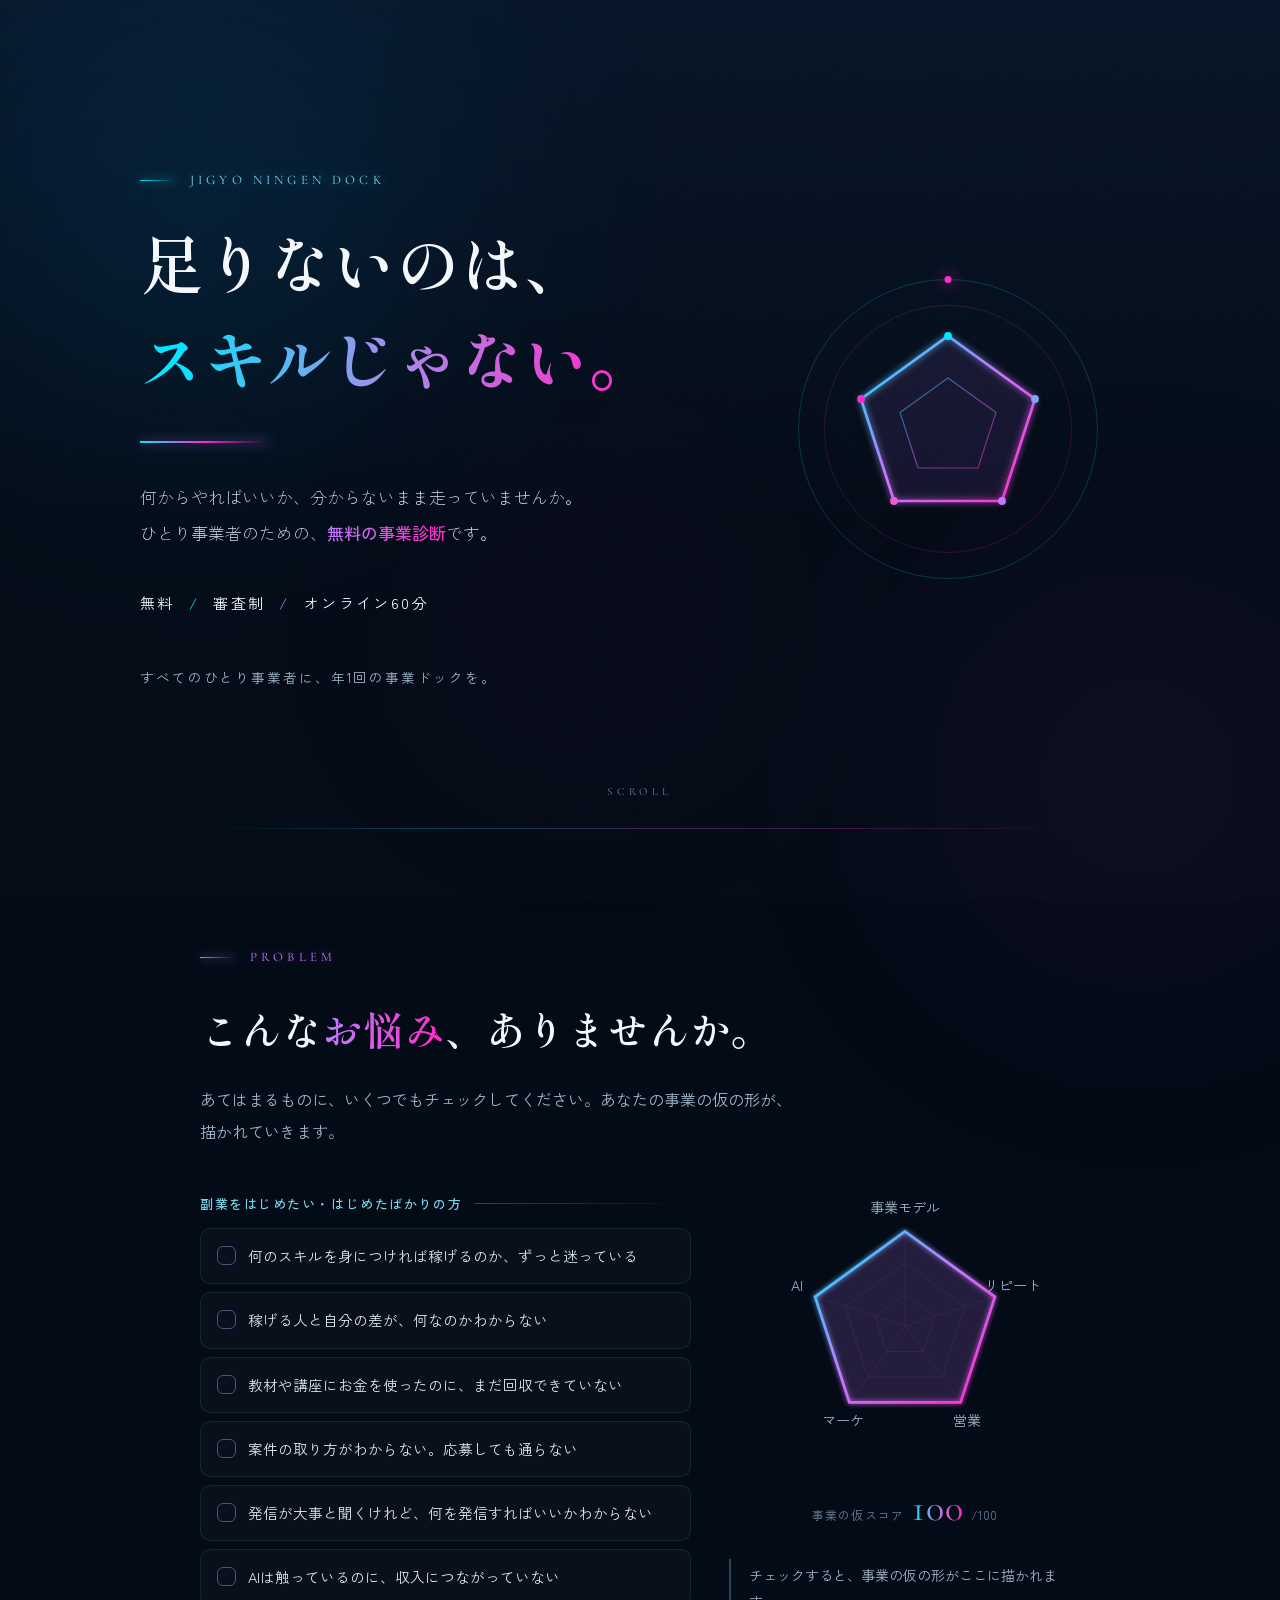
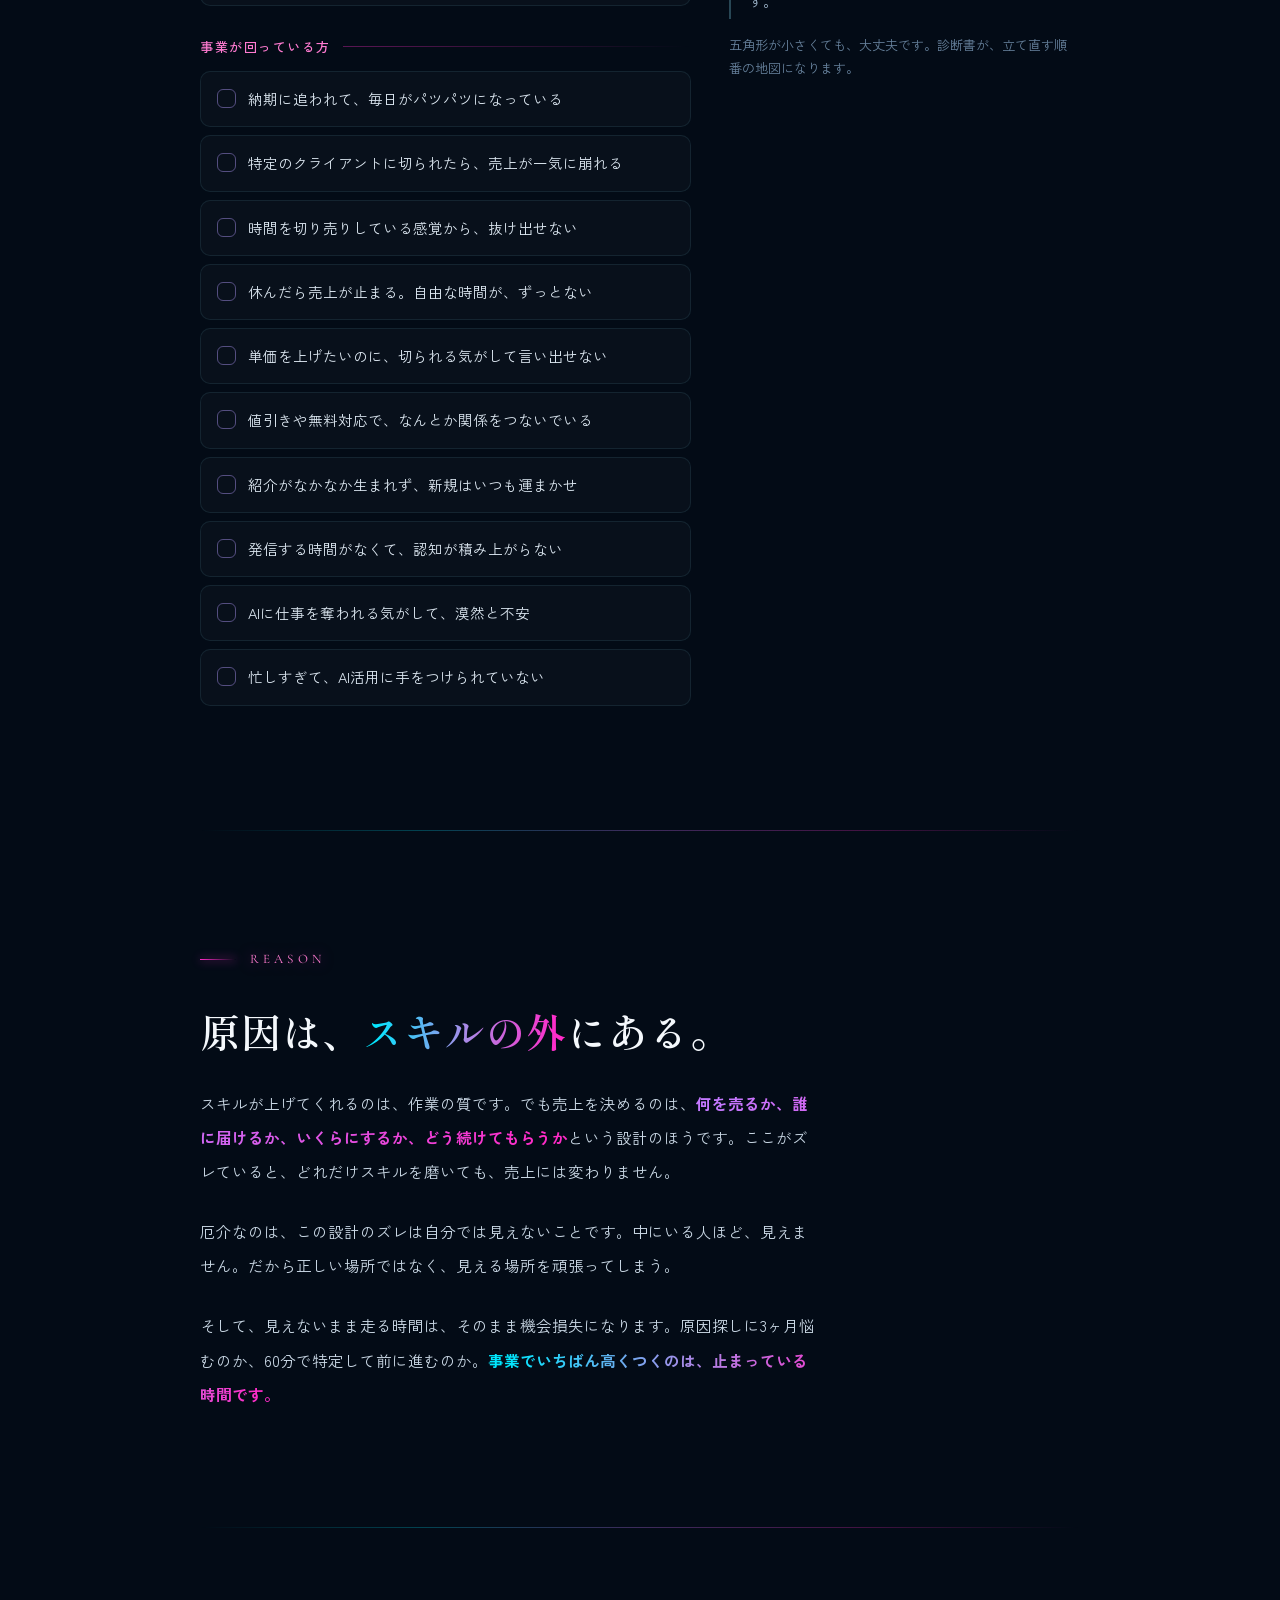
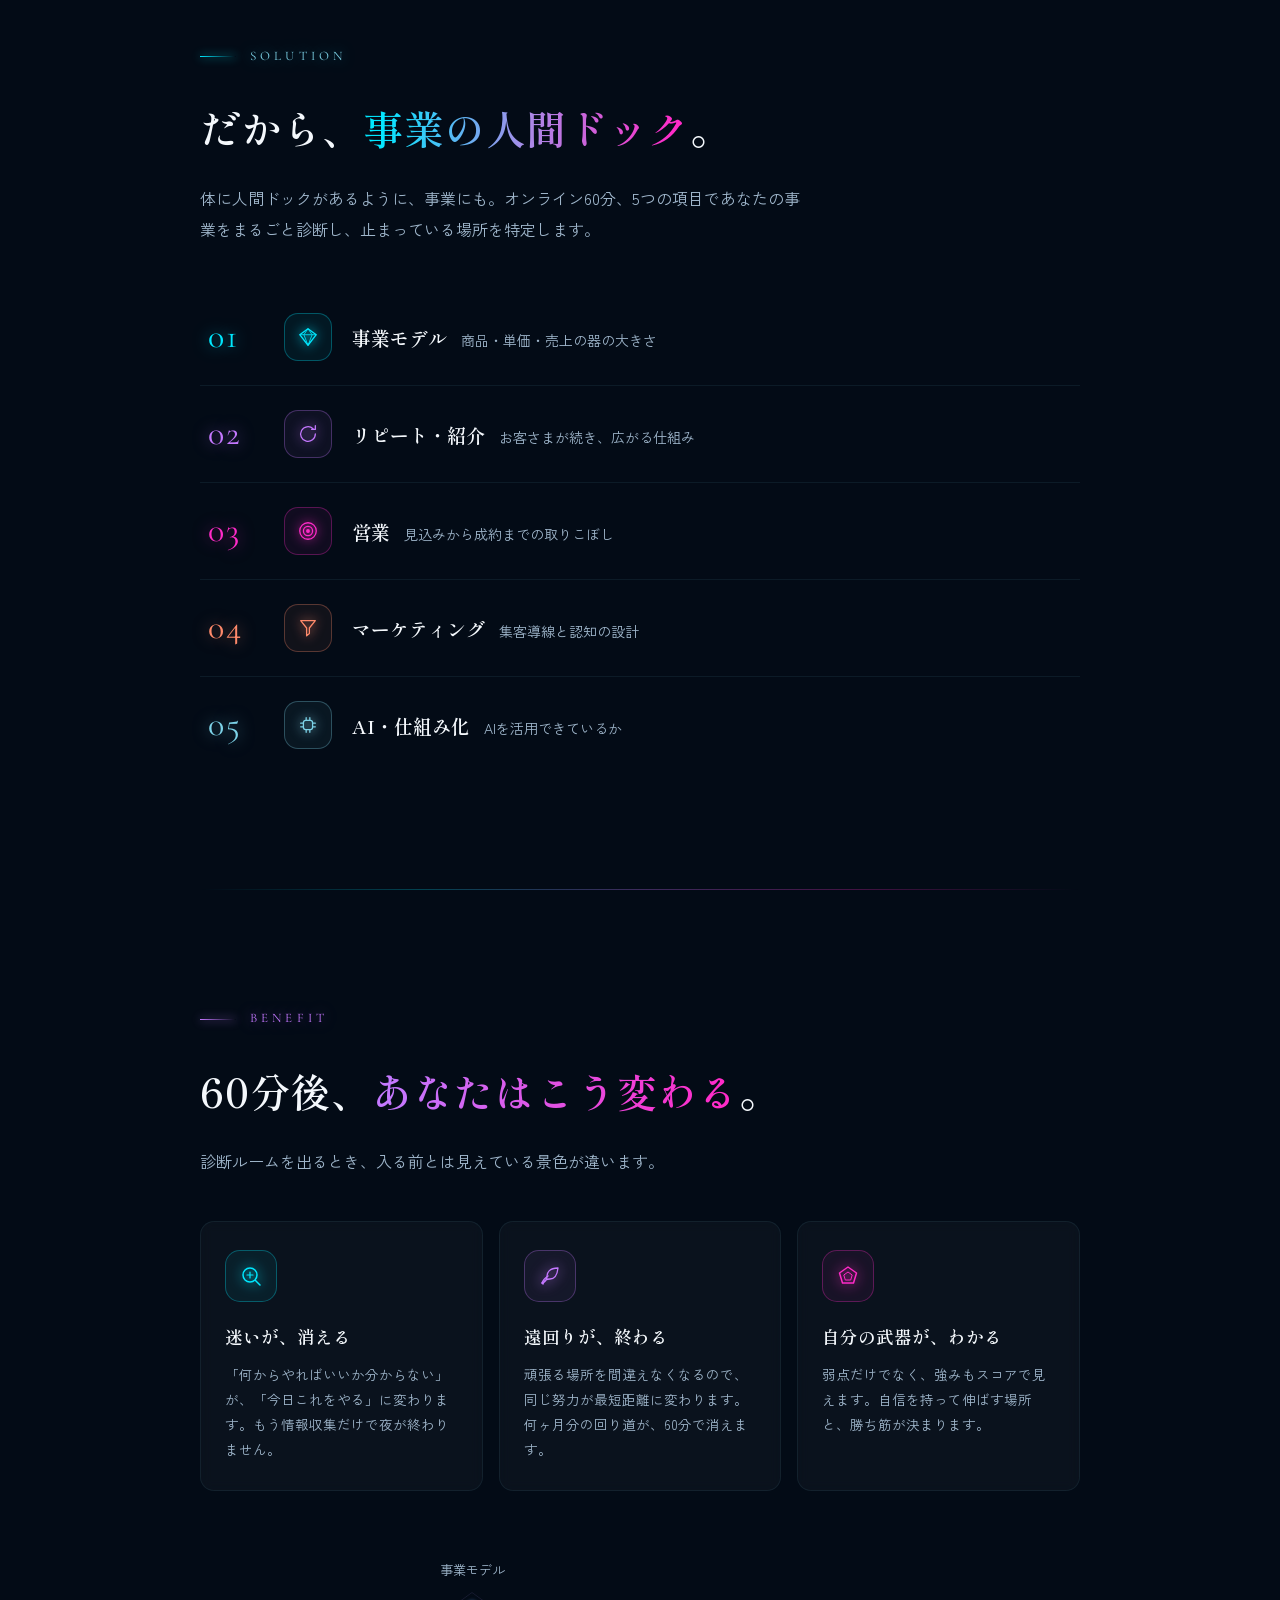
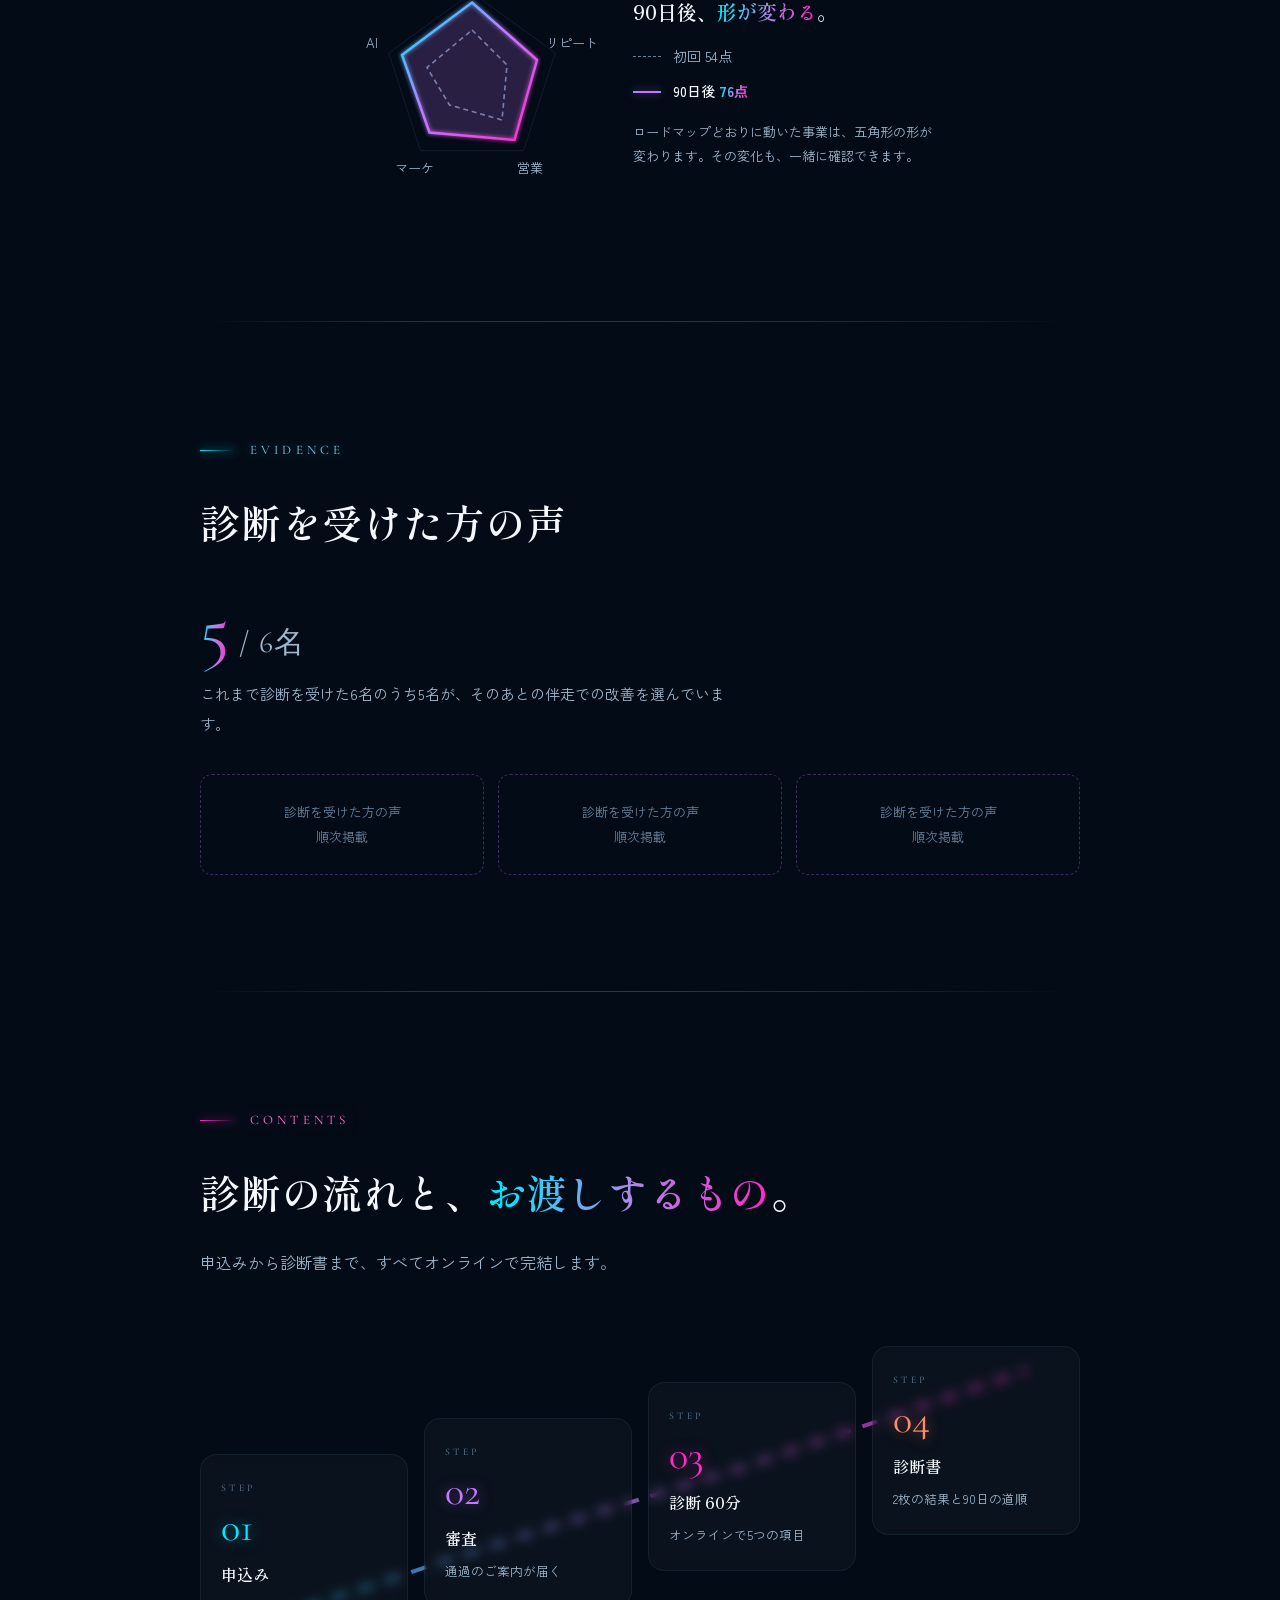
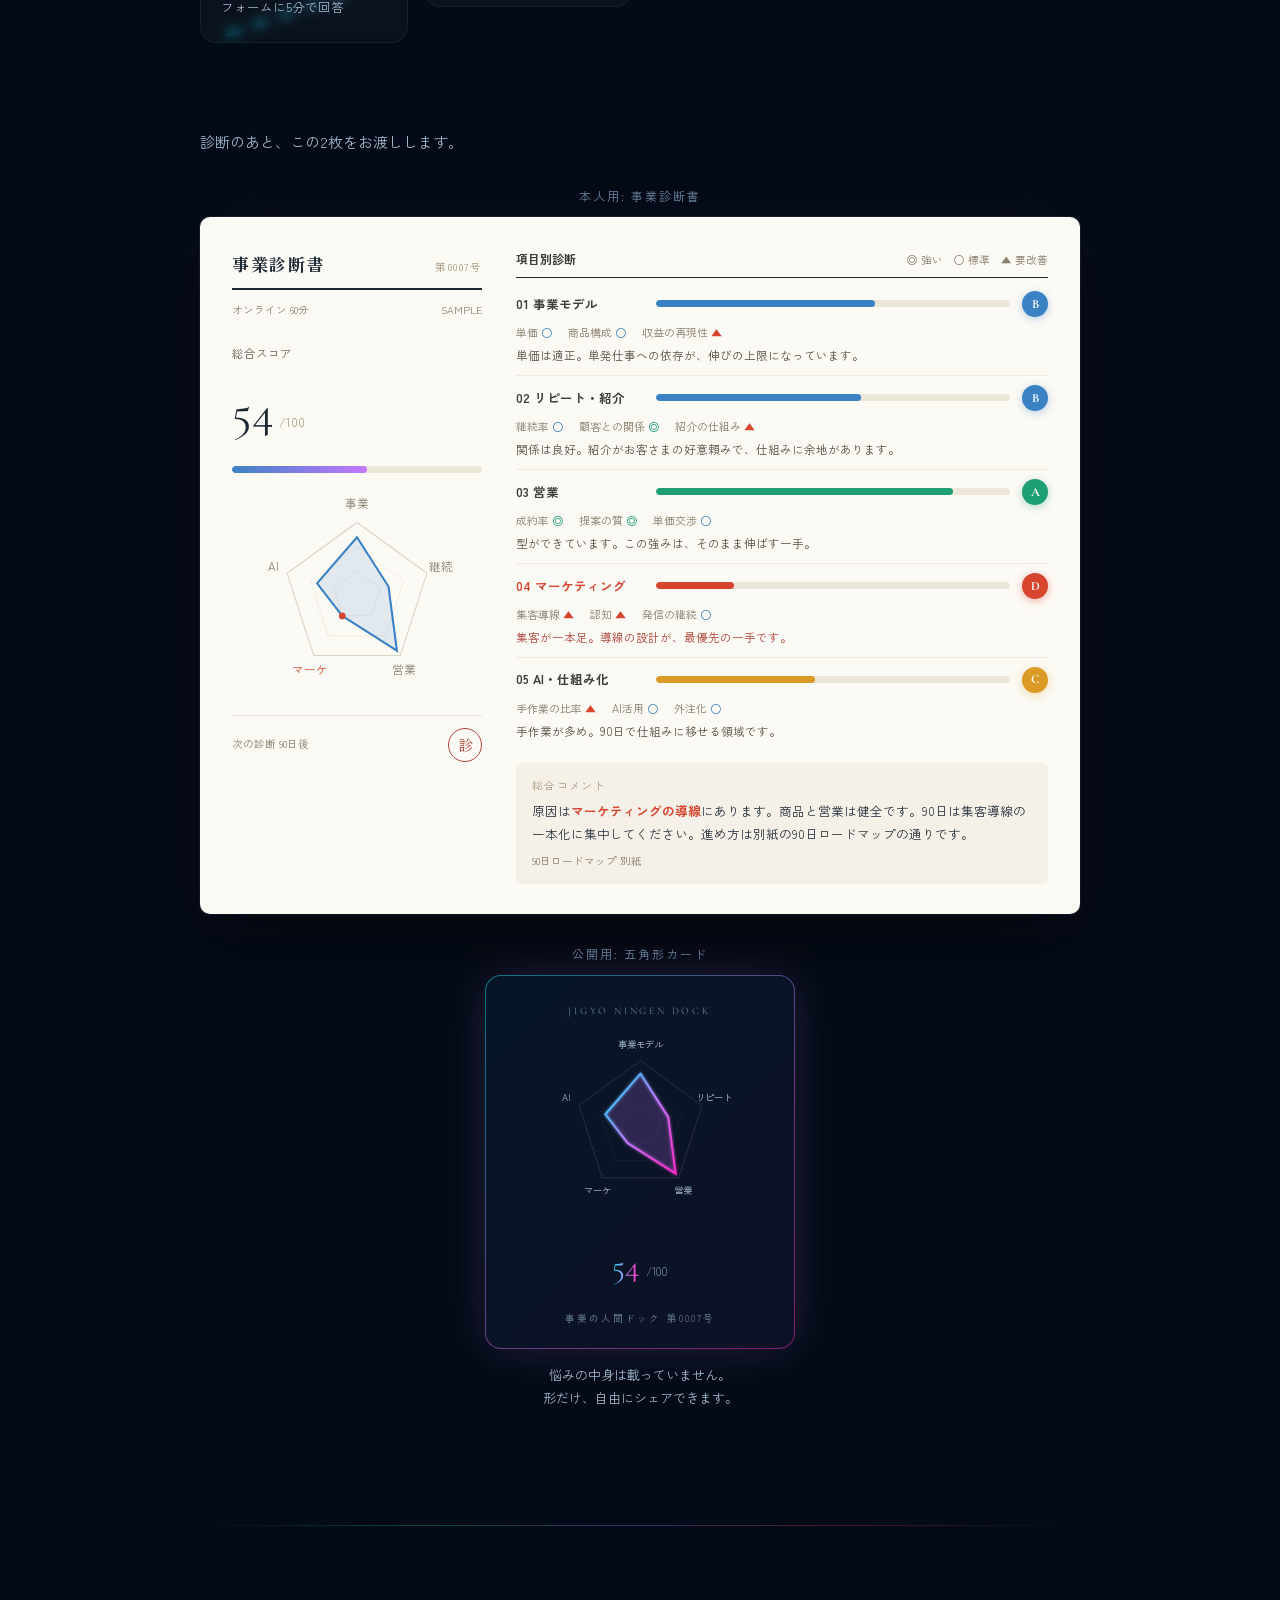
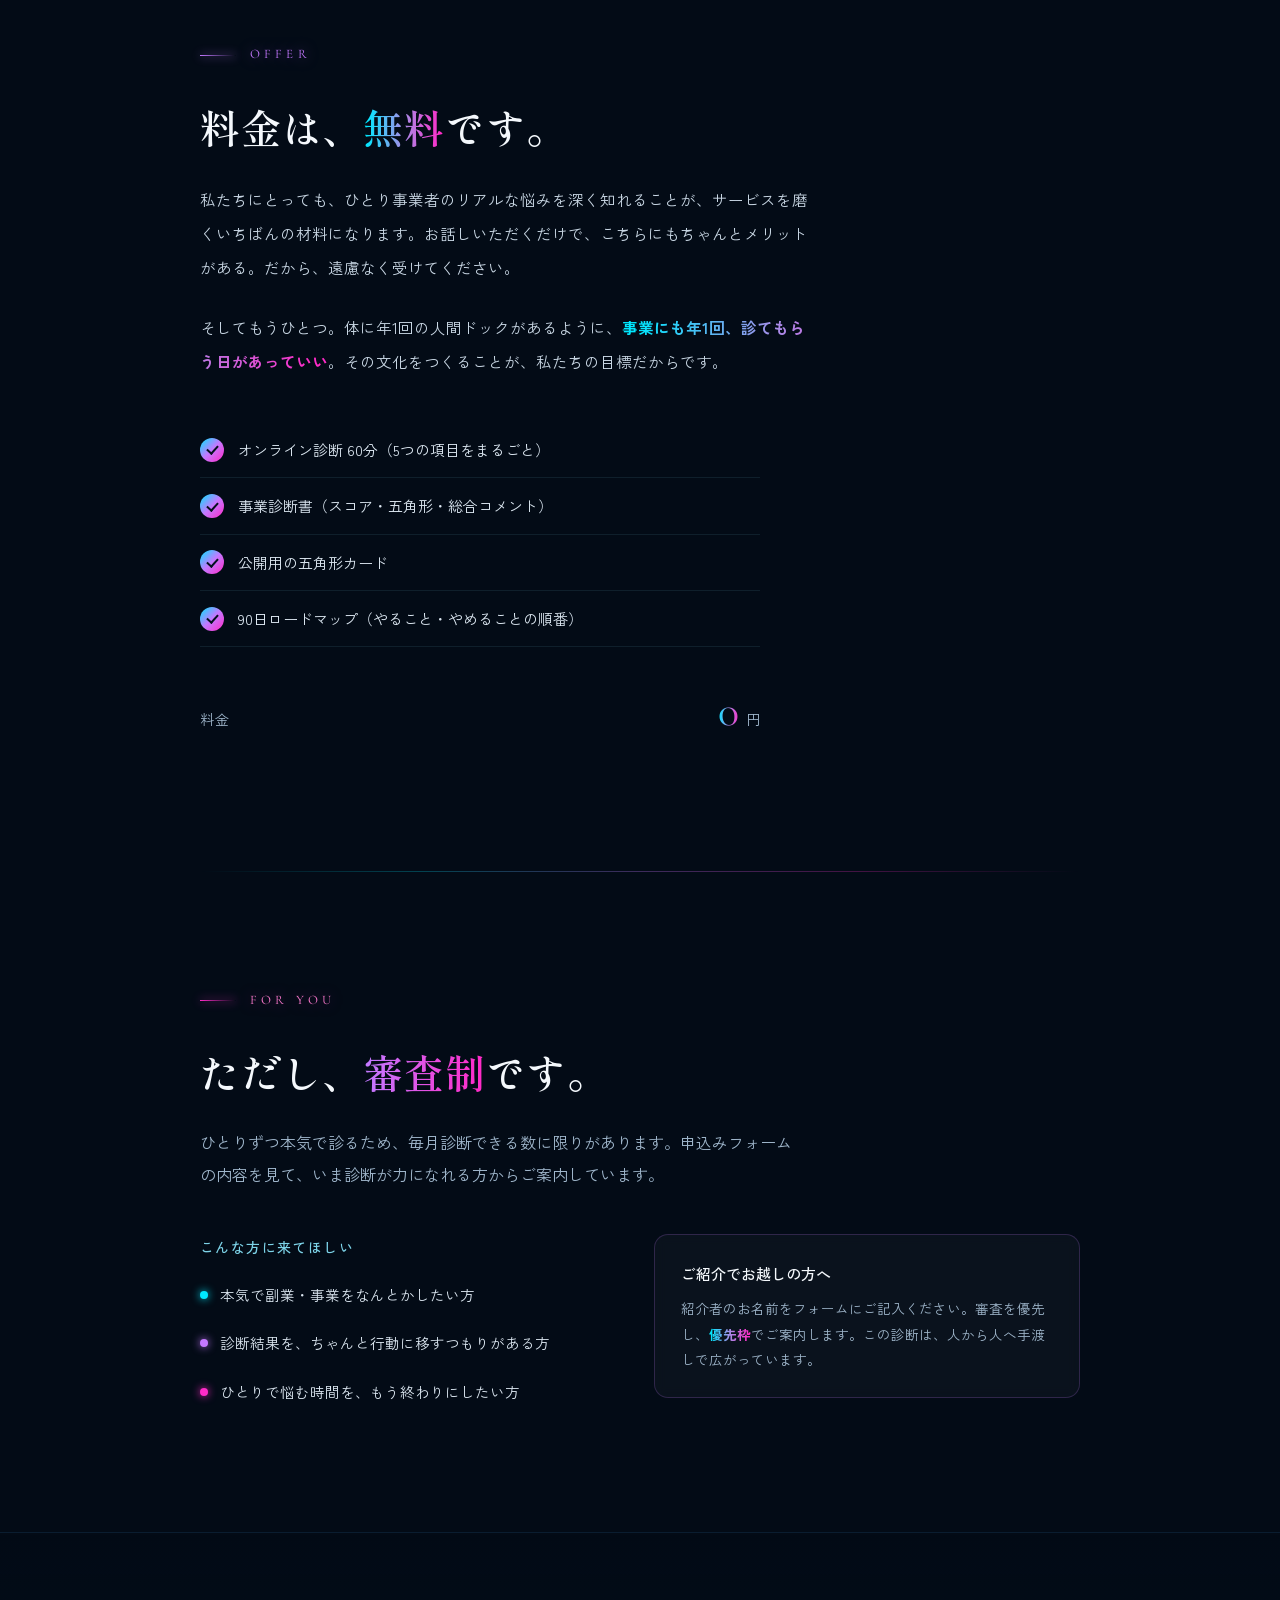
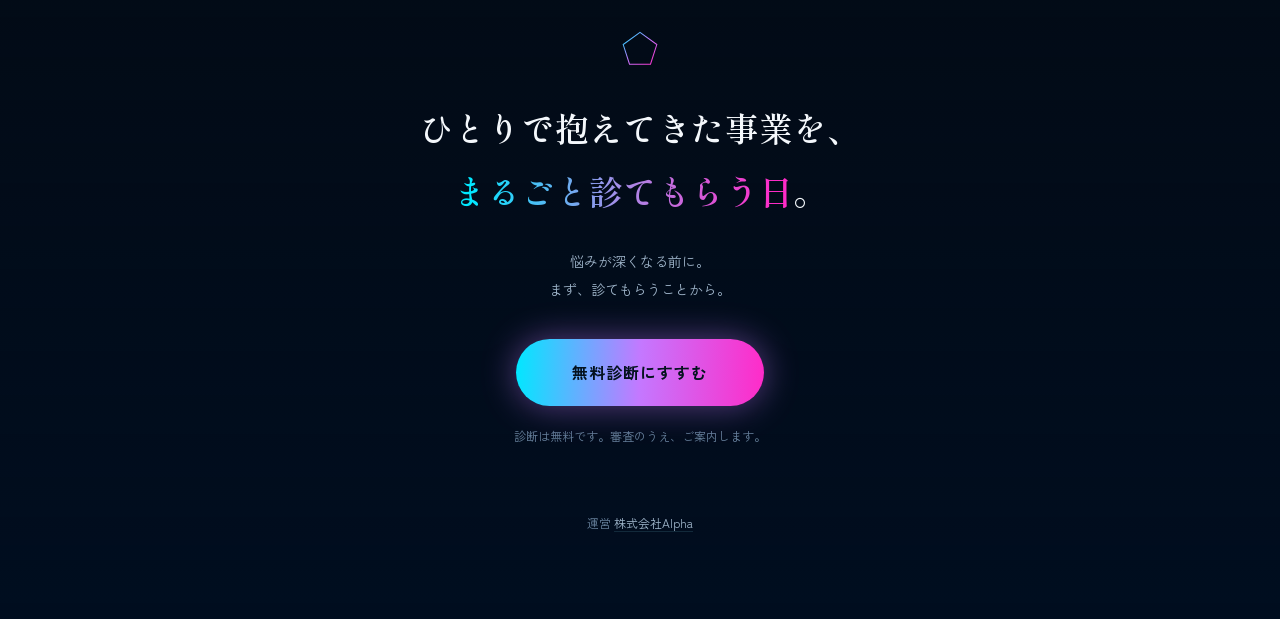
<file: dock/index.html>
<!DOCTYPE html>
<html lang="ja">
<head>
<meta charset="UTF-8">
<meta name="viewport" content="width=device-width, initial-scale=1.0">
<title>事業の人間ドック | 株式会社Alpha</title>
<link rel="icon" type="image/png" sizes="192x192" href="/favicon.png">
<link rel="apple-touch-icon" href="/meisi.png">
<meta name="description" content="足りないのは、スキルじゃない。ひとり事業者のための無料の事業診断。5つの項目で原因を特定し、診断書と90日ロードマップをお渡しします。審査制。">
<meta property="og:title" content="事業の人間ドック | 株式会社Alpha">
<meta property="og:description" content="足りないのは、スキルじゃない。ひとり事業者のための無料の事業診断。審査制・オンライン60分。">
<meta property="og:type" content="website">
<meta property="og:url" content="https://www.alpha-a.net/dock/">
<link rel="canonical" href="https://www.alpha-a.net/dock/">
<link rel="preconnect" href="https://fonts.googleapis.com">
<link rel="preconnect" href="https://fonts.gstatic.com" crossorigin>
<link href="https://fonts.googleapis.com/css2?family=Cormorant+Garamond:ital,wght@0,500;0,600;1,600&family=Shippori+Mincho:wght@400;600;700&family=Zen+Kaku+Gothic+New:wght@300;400;500;700&display=swap" rel="stylesheet">
<script type="application/ld+json">
{
  "@context": "https://schema.org",
  "@type": "Service",
  "name": "事業の人間ドック",
  "serviceType": "事業診断",
  "description": "ひとり事業者のための無料の事業診断。事業モデル・リソース・営業・マーケティング・AI活用の5つの項目で原因を特定し、診断書と90日ロードマップを提供する。",
  "provider": {
    "@type": "Organization",
    "name": "株式会社Alpha",
    "url": "https://www.alpha-a.net/",
    "founder": {"@type": "Person", "name": "嶋田博希"}
  },
  "offers": {"@type": "Offer", "price": "0", "priceCurrency": "JPY"},
  "areaServed": "JP",
  "url": "https://www.alpha-a.net/dock/"
}
</script>
<style>
:root {
  --base: #030B16;
  --sky: #071528;
  --panel: rgba(255,255,255,0.03);
  --line: rgba(125,211,232,0.14);
  --line-soft: rgba(125,211,232,0.08);
  --cyan: #00E8FF;
  --cyanL: #7DD3E8;
  --purple: #A98BE8;
  --purpleD: #C478FF;
  --pink: #E87DB8;
  --pinkH: #FF2BC8;
  --coral: #FF8A6B;
  --txt: #DCE7F1;
  --txt2: #9FB6CB;
  --txt3: #66809B;
}
* { margin: 0; padding: 0; box-sizing: border-box; }
html { scroll-behavior: smooth; }
body { font-family: "Zen Kaku Gothic New", sans-serif; color: var(--txt); background: var(--base); line-height: 1.95; -webkit-font-smoothing: antialiased; overflow-x: hidden; font-size: 15px; }
::selection { background: var(--pinkH); color: #fff; }
.serif { font-family: "Shippori Mincho", serif; }
.eng { font-family: "Cormorant Garamond", serif; letter-spacing: 0.28em; }
.holo { background: linear-gradient(92deg, #00E8FF 5%, #A98BE8 50%, #FF2BC8 95%); -webkit-background-clip: text; background-clip: text; color: transparent; }
.holo2 { background: linear-gradient(92deg, #C478FF 5%, #FF2BC8 95%); -webkit-background-clip: text; background-clip: text; color: transparent; }

.bg-stage { position: fixed; inset: 0; z-index: -2; pointer-events: none; background: linear-gradient(180deg, var(--sky) 0%, var(--base) 60%); }
.blob { position: absolute; border-radius: 50%; filter: blur(130px); opacity: 0.6; animation: drift 22s ease-in-out infinite alternate; }
.blob.b1 { top: -18%; left: -12%; width: 55vw; height: 55vw; background: radial-gradient(circle, rgba(0,130,200,0.34), transparent 65%); }
.blob.b2 { bottom: -22%; right: -14%; width: 50vw; height: 50vw; background: radial-gradient(circle, rgba(196,60,200,0.18), transparent 65%); animation-delay: -8s; }
.blob.b3 { top: 40%; left: 26%; width: 40vw; height: 40vw; background: radial-gradient(circle, rgba(255,43,200,0.10), transparent 65%); animation-delay: -15s; }
@keyframes drift { 0% { transform: translate(0,0) scale(1); } 50% { transform: translate(4vw,-3vw) scale(1.12); } 100% { transform: translate(-3vw,3vw) scale(0.94); } }
.noise { position: fixed; inset: 0; z-index: -1; pointer-events: none; opacity: 0.05; background-image: url("data:image/svg+xml,%3Csvg xmlns='http://www.w3.org/2000/svg' width='140' height='140'%3E%3Cfilter id='n'%3E%3CfeTurbulence type='fractalNoise' baseFrequency='0.85' numOctaves='2'/%3E%3C/filter%3E%3Crect width='140' height='140' filter='url(%23n)' opacity='0.5'/%3E%3C/svg%3E"); }

.sec { padding: 116px 24px; position: relative; }
.wrap { max-width: 880px; margin: 0 auto; }
.divider { height: 1px; max-width: 880px; margin: 0 auto; background: linear-gradient(90deg, transparent, rgba(0,232,255,0.25), rgba(196,120,255,0.3), rgba(255,43,200,0.25), transparent); }
.label { font-family: "Cormorant Garamond", serif; letter-spacing: 0.32em; font-size: 13px; margin-bottom: 20px; display: flex; align-items: center; gap: 14px; }
.label::before { content: ""; width: 36px; height: 1px; }
.lb-c { color: var(--cyanL); text-shadow: 0 0 14px rgba(0,232,255,0.6); }
.lb-c::before { background: linear-gradient(90deg, var(--cyan), transparent); box-shadow: 0 0 10px var(--cyan); }
.lb-p { color: var(--purpleD); text-shadow: 0 0 14px rgba(196,120,255,0.6); }
.lb-p::before { background: linear-gradient(90deg, var(--purpleD), transparent); box-shadow: 0 0 10px var(--purpleD); }
.lb-k { color: #FF7BD1; text-shadow: 0 0 14px rgba(255,43,200,0.55); }
.lb-k::before { background: linear-gradient(90deg, var(--pinkH), transparent); box-shadow: 0 0 10px var(--pinkH); }
.h2 { font-family: "Shippori Mincho", serif; font-size: clamp(28px, 5.4vw, 40px); color: #F4F8FC; margin-bottom: 16px; font-weight: 600; letter-spacing: 0.02em; }
.lead { font-size: 16px; color: var(--txt2); margin-bottom: 44px; max-width: 600px; }

.reveal { opacity: 0; transform: translateY(36px); transition: opacity 1s cubic-bezier(0.16,1,0.3,1), transform 1s cubic-bezier(0.16,1,0.3,1); }
.reveal.in { opacity: 1; transform: none; }
@media (prefers-reduced-motion: reduce) { .reveal { opacity: 1; transform: none; transition: none; } .blob { animation: none; } }
.fadeup { opacity: 0; transform: translateY(32px); animation: fadeup 1.1s cubic-bezier(0.16,1,0.3,1) forwards; }
@keyframes fadeup { to { opacity: 1; transform: none; } }

.hero { min-height: 92vh; display: flex; align-items: center; padding: 120px 24px 90px; position: relative; }
.hero-grid { display: grid; grid-template-columns: 1.5fr 1fr; gap: 40px; align-items: center; max-width: 1000px; margin: 0 auto; width: 100%; }
@media (max-width: 760px) { .hero-grid { grid-template-columns: 1fr; } .hero-visual { display: none; } }

.chip { position: relative; font-size: 13.5px; font-weight: 500; color: #F4F8FC; padding: 10px 22px; border-radius: 999px; border: 1px solid transparent; background: linear-gradient(rgba(7,21,40,0.92), rgba(7,21,40,0.92)) padding-box, linear-gradient(115deg, #00E8FF, #A98BE8, #FF2BC8) border-box; box-shadow: 0 0 22px rgba(120,100,220,0.22); display: inline-flex; align-items: center; gap: 9px; }
.chip i { width: 7px; height: 7px; border-radius: 50%; display: inline-block; }
.chip.c1 i { background: var(--cyan); box-shadow: 0 0 10px var(--cyan); }
.chip.c2 i { background: var(--purpleD); box-shadow: 0 0 10px var(--purpleD); }
.chip.c3 i { background: var(--pinkH); box-shadow: 0 0 10px var(--pinkH); }

.orbit-wrap { position: relative; width: 300px; height: 300px; margin: 0 auto; animation: floaty 7s ease-in-out infinite; }
@keyframes floaty { 0%,100% { transform: translateY(0); } 50% { transform: translateY(-18px); } }
.ring { position: absolute; border-radius: 50%; border: 1px solid rgba(0,232,255,0.2); animation: spin 34s linear infinite; }
.ring.r1 { inset: 0; }
.ring.r2 { inset: 26px; border-color: rgba(255,43,200,0.18); animation: spin 26s linear infinite reverse; }
@keyframes spin { to { transform: rotate(360deg); } }
.orbit-dot { position: absolute; inset: 0; animation: spin 12s linear infinite; }
.orbit-dot::after { content: ""; position: absolute; top: -3px; left: 50%; width: 7px; height: 7px; border-radius: 50%; background: var(--pinkH); box-shadow: 0 0 16px var(--pinkH); transform: translateX(-50%); }

.glass { background: var(--panel); border: 1px solid var(--line-soft); border-radius: 14px; backdrop-filter: blur(6px); }

.q-head { font-size: 13px; letter-spacing: 0.12em; white-space: nowrap; display: flex; align-items: center; gap: 12px; margin: 0 0 12px; font-weight: 500; }
.q-head.qc { color: var(--cyanL); }
.q-head.qk { color: #FF7BD1; }
.q-head::after { content: ""; flex: 1; height: 1px; }
.q-head.qc::after { background: linear-gradient(90deg, rgba(0,232,255,0.35), transparent); }
.q-head.qk::after { background: linear-gradient(90deg, rgba(255,43,200,0.35), transparent); }
label.q { display: flex; gap: 12px; align-items: flex-start; background: rgba(255,255,255,0.025); border: 1px solid rgba(125,211,232,0.1); border-radius: 10px; padding: 13px 16px; font-size: 14.5px; color: var(--txt); cursor: pointer; margin-bottom: 8px; transition: all .25s ease; }
label.q:hover { border-color: rgba(196,120,255,0.45); background: rgba(196,120,255,0.05); }
label.q.on { border-color: transparent; background: linear-gradient(rgba(10,26,46,0.9), rgba(10,26,46,0.9)) padding-box, linear-gradient(115deg, rgba(0,232,255,0.7), rgba(196,120,255,0.7), rgba(255,43,200,0.7)) border-box; box-shadow: 0 0 20px rgba(160,90,220,0.15); }
label.q input { appearance: none; -webkit-appearance: none; width: 19px; height: 19px; min-width: 19px; margin-top: 4px; border: 1px solid rgba(160,140,230,0.5); border-radius: 6px; background: transparent; cursor: pointer; position: relative; transition: all .2s; }
label.q input:checked { background: linear-gradient(135deg, #00E8FF, #C478FF, #FF2BC8); border-color: transparent; box-shadow: 0 0 14px rgba(196,120,255,0.6); }
label.q input:checked::after { content: ""; position: absolute; left: 5.5px; top: 2px; width: 5px; height: 9px; border: solid #04121F; border-width: 0 2px 2px 0; transform: rotate(42deg); }

.hyp { margin-top: 14px; padding: 4px 0 4px 18px; font-size: 14px; line-height: 1.85; width: 100%; border-left: 2px solid rgba(125,211,232,0.3); color: var(--txt2); transition: all .4s; }
.hyp.warn { border-left-color: var(--pinkH); color: #FFB3E2; }
.hyp.mid { border-left-color: var(--purpleD); color: #D9C2F5; }

.exam-row { display: flex; gap: 20px; align-items: center; border-bottom: 1px solid var(--line-soft); padding: 24px 8px; transition: background .3s; }
.exam-row:hover { background: rgba(196,120,255,0.04); }
.ic { width: 48px; height: 48px; min-width: 48px; display: flex; align-items: center; justify-content: center; border-radius: 14px; }
.ic svg { filter: drop-shadow(0 0 6px currentColor); }
.ic1 { color: var(--cyan); border: 1px solid rgba(0,232,255,0.3); background: rgba(0,232,255,0.06); }
.ic2 { color: var(--purpleD); border: 1px solid rgba(196,120,255,0.3); background: rgba(196,120,255,0.06); }
.ic3 { color: var(--pinkH); border: 1px solid rgba(255,43,200,0.3); background: rgba(255,43,200,0.06); }
.ic4 { color: var(--coral); border: 1px solid rgba(255,138,107,0.3); background: rgba(255,138,107,0.06); }
.ic5 { color: var(--cyanL); border: 1px solid rgba(125,211,232,0.3); background: rgba(125,211,232,0.06); }
.exam-row .no { font-family: "Cormorant Garamond", serif; font-size: 34px; letter-spacing: 0.05em; white-space: nowrap; line-height: 1; min-width: 56px; }
.no.n1 { color: var(--cyan); text-shadow: 0 0 16px rgba(0,232,255,0.6); }
.no.n2 { color: var(--purpleD); text-shadow: 0 0 16px rgba(196,120,255,0.6); }
.no.n3 { color: var(--pinkH); text-shadow: 0 0 16px rgba(255,43,200,0.55); }
.no.n4 { color: var(--coral); text-shadow: 0 0 16px rgba(255,138,107,0.55); }
.no.n5 { color: var(--cyanL); text-shadow: 0 0 16px rgba(125,211,232,0.6); }
.exam-row .nm { font-family: "Shippori Mincho", serif; font-size: 19px; color: #F4F8FC; font-weight: 600; }
.exam-row .ds { font-size: 14px; color: var(--txt2); margin-left: 14px; }
@media (max-width: 560px) { .exam-row .ds { display: block; margin-left: 0; margin-top: 2px; } }

.bene-grid { display: grid; grid-template-columns: repeat(auto-fit, minmax(215px, 1fr)); gap: 16px; }
.bene-card { padding: 28px 24px; transition: transform .3s, border-color .3s, box-shadow .3s; position: relative; overflow: hidden; }
.bene-card:hover { transform: translateY(-4px); }
.bene-card.bc1:hover { border-color: rgba(0,232,255,0.4); box-shadow: 0 0 30px rgba(0,232,255,0.1); }
.bene-card.bc2:hover { border-color: rgba(196,120,255,0.4); box-shadow: 0 0 30px rgba(196,120,255,0.1); }
.bene-card.bc3:hover { border-color: rgba(255,43,200,0.4); box-shadow: 0 0 30px rgba(255,43,200,0.1); }
.bene-card .bic { width: 52px; height: 52px; border-radius: 15px; display: flex; align-items: center; justify-content: center; margin-bottom: 18px; }
.bene-card .bic svg { filter: drop-shadow(0 0 7px currentColor); }
.bc1 .bic { color: var(--cyan); border: 1px solid rgba(0,232,255,0.3); background: rgba(0,232,255,0.06); }
.bc2 .bic { color: var(--purpleD); border: 1px solid rgba(196,120,255,0.3); background: rgba(196,120,255,0.06); }
.bc3 .bic { color: var(--pinkH); border: 1px solid rgba(255,43,200,0.3); background: rgba(255,43,200,0.06); }
.bene-card .bt { font-family: "Shippori Mincho", serif; font-size: 17.5px; color: #F4F8FC; font-weight: 600; margin-bottom: 8px; }
.bene-card .bd { font-size: 13.5px; color: var(--txt2); line-height: 1.85; }

.flow-grid { display: grid; grid-template-columns: repeat(auto-fit, minmax(165px, 1fr)); gap: 14px; }
.flow-card { padding: 24px 20px; position: relative; overflow: hidden; transition: border-color .3s, transform .3s, box-shadow .3s; }
.flow-card:hover { transform: translateY(-4px); }
.flow-card.f1:hover { border-color: rgba(0,232,255,0.4); box-shadow: 0 0 26px rgba(0,232,255,0.1); }
.flow-card.f2:hover { border-color: rgba(196,120,255,0.4); box-shadow: 0 0 26px rgba(196,120,255,0.1); }
.flow-card.f3:hover { border-color: rgba(255,43,200,0.4); box-shadow: 0 0 26px rgba(255,43,200,0.1); }
.flow-card.f4:hover { border-color: rgba(255,138,107,0.4); box-shadow: 0 0 26px rgba(255,138,107,0.1); }
.flow-card .no { font-family: "Cormorant Garamond", serif; font-size: 38px; line-height: 1; margin-bottom: 12px; }
.f1 .no { color: var(--cyan); text-shadow: 0 0 14px rgba(0,232,255,0.5); }
.f2 .no { color: var(--purpleD); text-shadow: 0 0 14px rgba(196,120,255,0.5); }
.f3 .no { color: var(--pinkH); text-shadow: 0 0 14px rgba(255,43,200,0.5); }
.f4 .no { color: var(--coral); text-shadow: 0 0 14px rgba(255,138,107,0.5); }
.flow-card .nm { font-family: "Shippori Mincho", serif; font-size: 16px; color: #F4F8FC; margin-bottom: 6px; font-weight: 600; }
.flow-card .ds { font-size: 13px; color: var(--txt2); line-height: 1.75; }

.stairs { display: flex; align-items: flex-end; gap: 16px; position: relative; padding-top: 24px; }
.stair-line { position: absolute; inset: 0; width: 100%; height: 100%; z-index: 0; }
.step { flex: 1; position: relative; z-index: 1; padding: 24px 20px; background: rgba(255,255,255,0.03); border: 1px solid var(--line-soft); border-radius: 16px; backdrop-filter: blur(6px); transition: transform .3s, border-color .3s, box-shadow .3s; }
.step:hover { transform: translateY(-6px); }
.step .stp { font-family: "Cormorant Garamond", serif; font-size: 10px; letter-spacing: 0.34em; color: var(--txt3); margin-bottom: 8px; }
.step .no { font-family: "Cormorant Garamond", serif; font-size: 40px; line-height: 1; margin-bottom: 12px; }
.step .nm { font-family: "Shippori Mincho", serif; font-size: 16px; color: #F4F8FC; margin-bottom: 6px; font-weight: 600; }
.step .ds { font-size: 12.5px; color: var(--txt2); line-height: 1.75; }
.step.s1 { margin-bottom: 0; }
.step.s2 { margin-bottom: 36px; }
.step.s3 { margin-bottom: 72px; }
.step.s4 { margin-bottom: 108px; }
.s1 .no { color: var(--cyan); text-shadow: 0 0 14px rgba(0,232,255,0.5); }
.s2 .no { color: var(--purpleD); text-shadow: 0 0 14px rgba(196,120,255,0.5); }
.s3 .no { color: var(--pinkH); text-shadow: 0 0 14px rgba(255,43,200,0.5); }
.s4 .no { color: var(--coral); text-shadow: 0 0 14px rgba(255,138,107,0.5); }
.s1:hover { border-color: rgba(0,232,255,0.4); box-shadow: 0 0 26px rgba(0,232,255,0.1); }
.s2:hover { border-color: rgba(196,120,255,0.4); box-shadow: 0 0 26px rgba(196,120,255,0.1); }
.s3:hover { border-color: rgba(255,43,200,0.4); box-shadow: 0 0 26px rgba(255,43,200,0.1); }
.s4:hover { border-color: rgba(255,138,107,0.4); box-shadow: 0 0 26px rgba(255,138,107,0.1); }
@media (max-width: 680px) { .stairs { flex-direction: column; align-items: stretch; padding-top: 0; } .step.s1, .step.s2, .step.s3, .step.s4 { margin-bottom: 0; } .stair-line { display: none; } }

.paper2 { background: #FCFAF5; border-radius: 10px; color: #2B3440; box-shadow: 0 26px 80px rgba(0,0,0,0.6), 0 0 60px rgba(196,120,255,0.08), 0 0 0 1px rgba(255,255,255,0.07); padding: 30px 32px; display: grid; grid-template-columns: 250px 1fr; gap: 34px; text-align: left; }
.paper2 .serif { color: #1B2733; }
.pi { padding: 9px 0; border-bottom: 1px solid #F0EBDF; }
.pi-head { display: flex; align-items: center; gap: 12px; }
.pi-head .pin { min-width: 128px; font-size: 12.5px; font-weight: 700; color: #3D3D3A; }
.pi .grade { width: 26px; height: 26px; min-width: 26px; font-size: 12.5px; }
.pi-sub { display: flex; gap: 16px; flex-wrap: wrap; font-size: 11px; color: #8A8070; margin-top: 5px; }
.pi-sub b { font-weight: 700; }
b.mg { color: #1D9E75; } b.mo { color: #3B82C4; } b.mx { color: #D8452F; }
.pi-note { font-size: 11.5px; color: #5A5245; margin-top: 3px; line-height: 1.7; }
@media (max-width: 680px) { .paper2 { grid-template-columns: 1fr; gap: 22px; padding: 24px 20px; } .pi-head .pin { min-width: 108px; font-size: 11.5px; } }

.paper { background: #FCFAF5; border-radius: 8px; padding: 28px 28px 22px; color: #2B3440; box-shadow: 0 26px 80px rgba(0,0,0,0.6), 0 0 60px rgba(196,120,255,0.08), 0 0 0 1px rgba(255,255,255,0.07); position: relative; }
.paper .serif { color: #1B2733; }
.grade { display: inline-flex; width: 30px; height: 30px; border-radius: 50%; align-items: center; justify-content: center; font-weight: 700; font-size: 14px; color: #fff; font-family: "Cormorant Garamond", serif; letter-spacing: 0; }
.gA { background: #1D9E75; box-shadow: 0 2px 8px rgba(29,158,117,0.35); }
.gB { background: #3B82C4; box-shadow: 0 2px 8px rgba(59,130,196,0.35); }
.gC { background: #DB9A26; box-shadow: 0 2px 8px rgba(219,154,38,0.35); }
.gD { background: #D8452F; box-shadow: 0 2px 8px rgba(216,69,47,0.4); }
.bar { flex: 1; height: 7px; border-radius: 4px; background: #EDE7DA; overflow: hidden; }
.bar i { display: block; height: 100%; border-radius: 4px; }
.exam-line { display: flex; align-items: center; gap: 12px; padding: 8px 0; border-bottom: 1px solid #F0EBDF; font-size: 12.5px; color: #5A5245; }
.exam-line .n { min-width: 108px; font-weight: 500; }
@media (max-width: 420px) { .exam-line .n { min-width: 88px; font-size: 11.5px; } }

.offer-box { border-radius: 20px; border: 1px solid transparent; background: linear-gradient(rgba(6,17,33,0.95), rgba(6,17,33,0.95)) padding-box, linear-gradient(115deg, rgba(0,232,255,0.55), rgba(196,120,255,0.55), rgba(255,43,200,0.55)) border-box; box-shadow: 0 0 60px rgba(196,120,255,0.14); padding: 40px 36px; }
.offer-item { display: flex; align-items: center; gap: 14px; padding: 13px 0; border-bottom: 1px solid rgba(125,211,232,0.1); font-size: 15px; color: var(--txt); }
.offer-item .ck { width: 24px; height: 24px; min-width: 24px; border-radius: 50%; background: linear-gradient(135deg, #00E8FF, #C478FF, #FF2BC8); display: flex; align-items: center; justify-content: center; }
.offer-item .ck::after { content: ""; width: 5px; height: 9px; border: solid #04121F; border-width: 0 2px 2px 0; transform: rotate(42deg); margin-top: -2px; }
.nar-item { display: flex; gap: 12px; align-items: flex-start; font-size: 14.5px; color: var(--txt); padding: 10px 0; }
.nar-item .dot { min-width: 8px; height: 8px; border-radius: 50%; margin-top: 10px; }

.cta-btn { display: inline-block; position: relative; background: linear-gradient(92deg, #00E8FF, #C478FF, #FF2BC8); color: #04121F; font-size: 16px; font-weight: 700; padding: 18px 56px; border-radius: 999px; text-decoration: none; letter-spacing: 0.06em; transition: transform .25s, box-shadow .25s; box-shadow: 0 0 34px rgba(196,120,255,0.45); }
.cta-btn:hover { transform: translateY(-2px) scale(1.02); box-shadow: 0 0 60px rgba(255,43,200,0.55); }

.stat-num { font-family: "Cormorant Garamond", serif; font-size: clamp(50px, 9vw, 72px); line-height: 1; letter-spacing: 0.02em; }
.rev-slot { border: 1px dashed rgba(196,120,255,0.3); border-radius: 12px; padding: 24px; text-align: center; font-size: 13px; color: var(--txt3); }
svg text { font-family: "Zen Kaku Gothic New", sans-serif; }
.flag { font-family: "Shippori Mincho", serif; font-size: clamp(21px, 4vw, 27px); line-height: 1.9; color: #F4F8FC; border-left: 3px solid; border-image: linear-gradient(180deg, #00E8FF, #C478FF, #FF2BC8) 1; padding-left: 24px; }
@media (max-width: 640px) { .sec { padding: 84px 20px; } .offer-box { padding: 30px 22px; } }
</style>
</head>
<body>

<div class="bg-stage"><div class="blob b1"></div><div class="blob b2"></div><div class="blob b3"></div></div>
<div class="noise"></div>

<section class="hero">
  <div class="hero-grid">
    <div>
      <p class="label lb-c fadeup" style="animation-delay:.1s;">JIGYO NINGEN DOCK</p>
      <h1 class="serif fadeup" style="animation-delay:.25s; font-size: clamp(38px, 7.6vw, 64px); line-height: 1.5; color: #F4F8FC; font-weight: 600;">足りないのは、<br><span class="holo" style="font-weight:700;">スキルじゃない。</span></h1>
      <div class="fadeup" style="animation-delay:.4s; height:1.5px; width:130px; background:linear-gradient(90deg, var(--cyan), var(--pinkH), transparent); margin:36px 0; box-shadow:0 0 12px rgba(196,120,255,0.7);"></div>
      <p class="fadeup" style="animation-delay:.5s; font-size:17px; color:var(--txt); font-weight:300; line-height:2.1;">何からやればいいか、分からないまま走っていませんか。<br>ひとり事業者のための、<span class="holo2" style="font-weight:500;">無料の事業診断</span>です。</p>
      <p class="fadeup" style="animation-delay:.65s; margin-top:38px; font-size:15px; letter-spacing:0.16em; color:#F4F8FC; font-weight:400;">無料<span style="color:var(--cyan); margin:0 14px;">/</span>審査制<span style="color:var(--purpleD); margin:0 14px;">/</span>オンライン60分</p>
      <p class="fadeup" style="animation-delay:.8s; margin-top:46px; font-size:13.5px; letter-spacing:0.14em; color:var(--txt2);">すべてのひとり事業者に、年1回の事業ドックを。</p>
    </div>
    <div class="hero-visual fadeup" style="animation-delay:.9s;">
      <div class="orbit-wrap">
        <div class="ring r1"></div>
        <div class="ring r2"></div>
        <div class="orbit-dot"></div>
        <svg width="300" height="300" viewBox="0 0 200 200" role="img" aria-label="事業ドックのシンボル" style="position:absolute; inset:0;">
          <defs>
            <linearGradient id="hg0" x1="0" y1="0" x2="1" y2="1"><stop offset="0" stop-color="#00E8FF"/><stop offset=".5" stop-color="#C478FF"/><stop offset="1" stop-color="#FF2BC8"/></linearGradient>
            <filter id="glow"><feGaussianBlur stdDeviation="2.2" result="b"/><feMerge><feMergeNode in="b"/><feMergeNode in="SourceGraphic"/></feMerge></filter>
          </defs>
          <polygon points="100,38 158,80 136,148 64,148 42,80" fill="rgba(196,120,255,0.05)" stroke="url(#hg0)" stroke-width="1.8" filter="url(#glow)"/>
          <polygon points="100,66 132,89 120,126 80,126 68,89" fill="none" stroke="url(#hg0)" stroke-width="0.8" opacity="0.5"/>
          <circle cx="100" cy="38" r="2.6" fill="#00E8FF"/><circle cx="158" cy="80" r="2.6" fill="#7DA8F0"/><circle cx="136" cy="148" r="2.6" fill="#C478FF"/><circle cx="64" cy="148" r="2.6" fill="#E85ECF"/><circle cx="42" cy="80" r="2.6" fill="#FF2BC8"/>
        </svg>
      </div>
    </div>
  </div>
  <div style="position:absolute; bottom:26px; left:50%; transform:translateX(-50%); font-family:'Cormorant Garamond',serif; font-size:11px; letter-spacing:0.4em; color:var(--txt3);">SCROLL</div>
</section>

<div class="divider"></div>

<section class="sec">
  <div class="wrap">
    <p class="label lb-p reveal">PROBLEM</p>
    <h2 class="h2 reveal">こんな<span class="holo2">お悩み</span>、ありませんか。</h2>
    <p class="lead reveal">あてはまるものに、いくつでもチェックしてください。あなたの事業の仮の形が、描かれていきます。</p>
    <div style="display: flex; gap: 38px; flex-wrap: wrap;">
      <div style="flex: 1.4; min-width: 290px;" class="reveal">
        <p class="q-head qc">副業をはじめたい・はじめたばかりの方</p>
        <label class="q"><input type="checkbox" data-a="0">何のスキルを身につければ稼げるのか、ずっと迷っている</label>
        <label class="q"><input type="checkbox" data-a="0">稼げる人と自分の差が、何なのかわからない</label>
        <label class="q"><input type="checkbox" data-a="0">教材や講座にお金を使ったのに、まだ回収できていない</label>
        <label class="q"><input type="checkbox" data-a="2">案件の取り方がわからない。応募しても通らない</label>
        <label class="q"><input type="checkbox" data-a="3">発信が大事と聞くけれど、何を発信すればいいかわからない</label>
        <label class="q"><input type="checkbox" data-a="4">AIは触っているのに、収入につながっていない</label>
        <p class="q-head qk" style="margin-top: 28px;">事業が回っている方</p>
        <label class="q"><input type="checkbox" data-a="4">納期に追われて、毎日がパツパツになっている</label>
        <label class="q"><input type="checkbox" data-a="1">特定のクライアントに切られたら、売上が一気に崩れる</label>
        <label class="q"><input type="checkbox" data-a="0">時間を切り売りしている感覚から、抜け出せない</label>
        <label class="q"><input type="checkbox" data-a="4">休んだら売上が止まる。自由な時間が、ずっとない</label>
        <label class="q"><input type="checkbox" data-a="2">単価を上げたいのに、切られる気がして言い出せない</label>
        <label class="q"><input type="checkbox" data-a="2">値引きや無料対応で、なんとか関係をつないでいる</label>
        <label class="q"><input type="checkbox" data-a="1">紹介がなかなか生まれず、新規はいつも運まかせ</label>
        <label class="q"><input type="checkbox" data-a="3">発信する時間がなくて、認知が積み上がらない</label>
        <label class="q"><input type="checkbox" data-a="4">AIに仕事を奪われる気がして、漠然と不安</label>
        <label class="q"><input type="checkbox" data-a="4">忙しすぎて、AI活用に手をつけられていない</label>
      </div>
      <div style="flex: 1; min-width: 250px; display: flex; flex-direction: column; align-items: center; position: sticky; top: 30px; align-self: flex-start;" class="reveal">
        <svg width="270" viewBox="0 0 200 200" role="img" aria-label="あなたの事業の仮の形を示す五角形チャート">
          <defs>
            <linearGradient id="hgL" x1="0" y1="0" x2="1" y2="1"><stop offset="0" stop-color="#00E8FF"/><stop offset=".5" stop-color="#C478FF"/><stop offset="1" stop-color="#FF2BC8"/></linearGradient>
            <filter id="glowL"><feGaussianBlur stdDeviation="1.8" result="b"/><feMerge><feMergeNode in="b"/><feMergeNode in="SourceGraphic"/></feMerge></filter>
          </defs>
          <polygon points="100,30 166.6,78.4 141.2,156.6 58.8,156.6 33.4,78.4" fill="none" stroke="rgba(160,140,230,0.28)" stroke-width="0.6"/>
          <polygon points="100,53.3 144.4,85.6 127.5,137.8 72.5,137.8 55.6,85.6" fill="none" stroke="rgba(160,140,230,0.14)" stroke-width="0.5"/>
          <polygon points="100,76.7 122.2,92.8 113.7,118.9 86.3,118.9 77.8,92.8" fill="none" stroke="rgba(160,140,230,0.14)" stroke-width="0.5"/>
          <line x1="100" y1="100" x2="100" y2="30" stroke="rgba(160,140,230,0.12)" stroke-width="0.5"/><line x1="100" y1="100" x2="166.6" y2="78.4" stroke="rgba(160,140,230,0.12)" stroke-width="0.5"/><line x1="100" y1="100" x2="141.2" y2="156.6" stroke="rgba(160,140,230,0.12)" stroke-width="0.5"/><line x1="100" y1="100" x2="58.8" y2="156.6" stroke="rgba(160,140,230,0.12)" stroke-width="0.5"/><line x1="100" y1="100" x2="33.4" y2="78.4" stroke="rgba(160,140,230,0.12)" stroke-width="0.5"/>
          <polygon id="livePoly" points="100,30 166.6,78.4 141.2,156.6 58.8,156.6 33.4,78.4" fill="rgba(196,120,255,0.09)" stroke="url(#hgL)" stroke-width="2" filter="url(#glowL)" style="transition: all .5s cubic-bezier(0.16,1,0.3,1);"/>
          <text x="100" y="16" text-anchor="middle" style="font-size: 10.5px; fill: #9FB6CB;">事業モデル</text>
          <text x="180" y="74" text-anchor="middle" style="font-size: 10.5px; fill: #9FB6CB;">リピート</text>
          <text x="146" y="174" text-anchor="middle" style="font-size: 10.5px; fill: #9FB6CB;">営業</text>
          <text x="54" y="174" text-anchor="middle" style="font-size: 10.5px; fill: #9FB6CB;">マーケ</text>
          <text x="20" y="74" text-anchor="middle" style="font-size: 10.5px; fill: #9FB6CB;">AI</text>
        </svg>
        <div style="display: flex; align-items: baseline; gap: 8px; margin-top: 10px;">
          <span style="font-size: 12px; color: var(--txt3); letter-spacing: 0.1em;">事業の仮スコア</span>
          <span id="score" class="eng holo" style="font-size: 38px; letter-spacing: 0.02em;">100</span>
          <span style="font-size: 12px; color: var(--txt3);">/100</span>
        </div>
        <div id="hyp" class="hyp">チェックすると、事業の仮の形がここに描かれます。</div>
        <p style="margin-top: 14px; font-size: 13px; color: var(--txt3); line-height: 1.8; width: 100%;">五角形が小さくても、大丈夫です。診断書が、立て直す順番の地図になります。</p>
      </div>
    </div>
  </div>
</section>

<div class="divider"></div>

<section class="sec">
  <div class="wrap">
    <p class="label lb-k reveal">REASON</p>
    <h2 class="h2 reveal">原因は、<span class="holo">スキルの外</span>にある。</h2>
    <div class="reveal" style="max-width: 620px; font-size: 15.5px; line-height: 2.2; color: #C9D7E4;">
      <p style="margin-bottom: 26px;">スキルが上げてくれるのは、作業の質です。でも売上を決めるのは、<span class="holo2" style="font-weight:600;">何を売るか、誰に届けるか、いくらにするか、どう続けてもらうか</span>という設計のほうです。ここがズレていると、どれだけスキルを磨いても、売上には変わりません。</p>
      <p style="margin-bottom: 26px;">厄介なのは、この設計のズレは自分では見えないことです。中にいる人ほど、見えません。だから正しい場所ではなく、見える場所を頑張ってしまう。</p>
      <p>そして、見えないまま走る時間は、そのまま機会損失になります。原因探しに3ヶ月悩むのか、60分で特定して前に進むのか。<span class="holo" style="font-weight:600;">事業でいちばん高くつくのは、止まっている時間です。</span></p>
    </div>
  </div>
</section>

<div class="divider"></div>

<section class="sec">
  <div class="wrap">
    <p class="label lb-c reveal">SOLUTION</p>
    <h2 class="h2 reveal">だから、<span class="holo">事業の人間ドック</span>。</h2>
    <p class="lead reveal">体に人間ドックがあるように、事業にも。オンライン60分、5つの項目であなたの事業をまるごと診断し、止まっている場所を特定します。</p>
    <div class="reveal">
      <div class="exam-row"><span class="no n1">01</span><span class="ic ic1"><svg width="22" height="22" viewBox="0 0 24 24" fill="none" stroke="currentColor" stroke-width="1.4" stroke-linejoin="round"><polygon points="12,3 21,9.5 12,21 3,9.5"/><path d="M3 9.5h18M12 3l-4.5 6.5L12 21l4.5-11.5L12 3" stroke-width="0.9"/></svg></span><div><span class="nm">事業モデル</span><span class="ds">商品・単価・売上の器の大きさ</span></div></div>
      <div class="exam-row"><span class="no n2">02</span><span class="ic ic2"><svg width="22" height="22" viewBox="0 0 24 24" fill="none" stroke="currentColor" stroke-width="1.4" stroke-linecap="round" stroke-linejoin="round"><path d="M20 12a8 8 0 1 1-2.5-5.8"/><path d="M20 3v4h-4"/></svg></span><div><span class="nm">リピート・紹介</span><span class="ds">お客さまが続き、広がる仕組み</span></div></div>
      <div class="exam-row"><span class="no n3">03</span><span class="ic ic3"><svg width="22" height="22" viewBox="0 0 24 24" fill="none" stroke="currentColor" stroke-width="1.4"><circle cx="12" cy="12" r="9"/><circle cx="12" cy="12" r="5"/><circle cx="12" cy="12" r="1.4" fill="currentColor"/></svg></span><div><span class="nm">営業</span><span class="ds">見込みから成約までの取りこぼし</span></div></div>
      <div class="exam-row"><span class="no n4">04</span><span class="ic ic4"><svg width="22" height="22" viewBox="0 0 24 24" fill="none" stroke="currentColor" stroke-width="1.4" stroke-linejoin="round"><path d="M4 4h16l-6.5 8v6l-3 2.5v-8.5L4 4z"/></svg></span><div><span class="nm">マーケティング</span><span class="ds">集客導線と認知の設計</span></div></div>
      <div class="exam-row" style="border-bottom: none;"><span class="no n5">05</span><span class="ic ic5"><svg width="22" height="22" viewBox="0 0 24 24" fill="none" stroke="currentColor" stroke-width="1.4" stroke-linecap="round"><rect x="7" y="7" width="10" height="10" rx="2.5"/><path d="M10 7V4M14 7V4M10 20v-3M14 20v-3M7 10H4M7 14H4M20 10h-3M20 14h-3"/></svg></span><div><span class="nm">AI・仕組み化</span><span class="ds">AIを活用できているか</span></div></div>
    </div>
  </div>
</section>

<div class="divider"></div>

<section class="sec">
  <div class="wrap">
    <p class="label lb-p reveal">BENEFIT</p>
    <h2 class="h2 reveal">60分後、<span class="holo2">あなたはこう変わる</span>。</h2>
    <p class="lead reveal">診断ルームを出るとき、入る前とは見えている景色が違います。</p>
    <div class="bene-grid reveal">
      <div class="bene-card glass bc1">
        <div class="bic"><svg width="24" height="24" viewBox="0 0 24 24" fill="none" stroke="currentColor" stroke-width="1.5" stroke-linecap="round"><circle cx="11" cy="11" r="7"/><path d="M21 21l-4.5-4.5"/><path d="M11 8v6M8 11h6" stroke-width="1.2"/></svg></div>
        <p class="bt">迷いが、消える</p>
        <p class="bd">「何からやればいいか分からない」が、「今日これをやる」に変わります。もう情報収集だけで夜が終わりません。</p>
      </div>
      <div class="bene-card glass bc2">
        <div class="bic"><svg width="24" height="24" viewBox="0 0 24 24" fill="none" stroke="currentColor" stroke-width="1.5" stroke-linecap="round" stroke-linejoin="round"><path d="M4 19c4-1 5-4 5-7 0-3 2-8 11-8-1 9-5 11-8 11-3 0-6 1-7 5z" stroke-width="1.3"/><path d="M4 19c1-3 3-5 6-7"/></svg></div>
        <p class="bt">遠回りが、終わる</p>
        <p class="bd">頑張る場所を間違えなくなるので、同じ努力が最短距離に変わります。何ヶ月分の回り道が、60分で消えます。</p>
      </div>
      <div class="bene-card glass bc3">
        <div class="bic"><svg width="24" height="24" viewBox="0 0 24 24" fill="none" stroke="currentColor" stroke-width="1.5" stroke-linejoin="round"><polygon points="12,3 20.5,9 17.5,19 6.5,19 3.5,9"/><polygon points="12,8 16.2,11 14.7,16 9.3,16 7.8,11" stroke-width="1"/></svg></div>
        <p class="bt">自分の武器が、わかる</p>
        <p class="bd">弱点だけでなく、強みもスコアで見えます。自信を持って伸ばす場所と、勝ち筋が決まります。</p>
      </div>
    </div>
    <div style="display: flex; align-items: center; gap: 36px; flex-wrap: wrap; justify-content: center; margin-top: 64px;" class="reveal">
      <svg width="250" viewBox="0 0 200 200" role="img" aria-label="初回診断と90日後の五角形の重ね絵">
        <defs><linearGradient id="hg4" x1="0" y1="0" x2="1" y2="1"><stop offset="0" stop-color="#00E8FF"/><stop offset=".5" stop-color="#C478FF"/><stop offset="1" stop-color="#FF2BC8"/></linearGradient><filter id="glowR"><feGaussianBlur stdDeviation="1.6" result="b"/><feMerge><feMergeNode in="b"/><feMergeNode in="SourceGraphic"/></feMerge></filter></defs>
        <polygon points="100,30 166.6,78.4 141.2,156.6 58.8,156.6 33.4,78.4" fill="none" stroke="rgba(160,140,230,0.2)" stroke-width="0.5"/>
        <polygon points="100,60 128,88 124,132 82,120 64,90" fill="none" stroke="#66809B" stroke-width="1.3" stroke-dasharray="4 3"/>
        <polygon points="100,38 152,84 134,148 66,142 44,80" fill="rgba(196,120,255,0.1)" stroke="url(#hg4)" stroke-width="2" filter="url(#glowR)"/>
        <text x="100" y="16" text-anchor="middle" style="font-size: 10.5px; fill: #9FB6CB;">事業モデル</text>
        <text x="180" y="74" text-anchor="middle" style="font-size: 10.5px; fill: #9FB6CB;">リピート</text>
        <text x="146" y="174" text-anchor="middle" style="font-size: 10.5px; fill: #9FB6CB;">営業</text>
        <text x="54" y="174" text-anchor="middle" style="font-size: 10.5px; fill: #9FB6CB;">マーケ</text>
        <text x="20" y="74" text-anchor="middle" style="font-size: 10.5px; fill: #9FB6CB;">AI</text>
      </svg>
      <div style="min-width: 210px; max-width: 300px;">
        <p class="serif" style="font-size: 20px; color: #F4F8FC; font-weight: 600; margin-bottom: 12px;">90日後、<span class="holo">形が変わる</span>。</p>
        <p style="display: flex; align-items: center; gap: 12px; margin-bottom: 8px;"><span style="display: inline-block; width: 28px; border-top: 1.5px dashed #66809B;"></span><span style="font-size: 14px; color: var(--txt2);">初回 54点</span></p>
        <p style="display: flex; align-items: center; gap: 12px; margin-bottom: 14px;"><span style="display: inline-block; width: 28px; border-top: 2.5px solid var(--purpleD); box-shadow: 0 0 10px rgba(196,120,255,0.6);"></span><span style="font-size: 14px; color: #F4F8FC; font-weight: 500;">90日後 <span class="holo" style="font-weight:700;">76点</span></span></p>
        <p style="font-size: 13px; color: var(--txt2); line-height: 1.85;">ロードマップどおりに動いた事業は、五角形の形が変わります。その変化も、一緒に確認できます。</p>
      </div>
    </div>
  </div>
</section>

<div class="divider"></div>

<section class="sec">
  <div class="wrap">
    <p class="label lb-c reveal">EVIDENCE</p>
    <h2 class="h2 reveal">診断を受けた方の声</h2>
    <div class="reveal" style="display: flex; align-items: baseline; gap: 14px; flex-wrap: wrap; margin: 32px 0 14px;">
      <span class="stat-num"><span class="holo">5</span><span style="font-size: 0.42em; color: var(--txt2);"> / 6名</span></span>
    </div>
    <p class="reveal" style="font-size: 15px; color: var(--txt2); margin-bottom: 36px; max-width: 540px;">これまで診断を受けた6名のうち5名が、そのあとの伴走での改善を選んでいます。</p>
    <div class="reveal" style="display: grid; grid-template-columns: repeat(auto-fit, minmax(175px, 1fr)); gap: 14px;">
      <div class="rev-slot">診断を受けた方の声<br>順次掲載</div>
      <div class="rev-slot">診断を受けた方の声<br>順次掲載</div>
      <div class="rev-slot">診断を受けた方の声<br>順次掲載</div>
    </div>
  </div>
</section>

<div class="divider"></div>

<section class="sec">
  <div class="wrap">
    <p class="label lb-k reveal">CONTENTS</p>
    <h2 class="h2 reveal">診断の流れと、<span class="holo">お渡しするもの</span>。</h2>
    <p class="lead reveal">申込みから診断書まで、すべてオンラインで完結します。</p>
    <div class="stairs reveal" style="margin-bottom: 84px;">
      <svg class="stair-line" viewBox="0 0 100 40" preserveAspectRatio="none" aria-hidden="true"><defs><linearGradient id="sg" x1="0" y1="1" x2="1" y2="0"><stop offset="0" stop-color="#00E8FF"/><stop offset=".5" stop-color="#C478FF"/><stop offset="1" stop-color="#FF2BC8"/></linearGradient></defs><polyline points="3,39 30,29 62,18 94,6" fill="none" stroke="url(#sg)" stroke-width="0.5" stroke-dasharray="1.8 1.4" opacity="0.65"/></svg>
      <div class="step s1"><p class="stp">STEP</p><p class="no">01</p><p class="nm">申込み</p><p class="ds">フォームに5分で回答</p></div>
      <div class="step s2"><p class="stp">STEP</p><p class="no">02</p><p class="nm">審査</p><p class="ds">通過のご案内が届く</p></div>
      <div class="step s3"><p class="stp">STEP</p><p class="no">03</p><p class="nm">診断 60分</p><p class="ds">オンラインで5つの項目</p></div>
      <div class="step s4"><p class="stp">STEP</p><p class="no">04</p><p class="nm">診断書</p><p class="ds">2枚の結果と90日の道順</p></div>
    </div>
    <p class="reveal" style="font-size: 15px; color: var(--txt2); margin-bottom: 28px;">診断のあと、この2枚をお渡しします。</p>
    <div style="display: flex; gap: 28px; flex-wrap: wrap; align-items: flex-start; justify-content: center;">
      <div style="flex-basis: 100%;" class="reveal">
        <p style="font-size: 12px; color: var(--txt3); letter-spacing: 0.16em; margin-bottom: 10px; text-align: center;">本人用: 事業診断書</p>
        <div class="paper2">
          <div>
            <div style="display: flex; justify-content: space-between; align-items: baseline; border-bottom: 2px solid #1B2733; padding-bottom: 8px; margin-bottom: 10px;"><span class="serif" style="font-size: 17px; letter-spacing: 0.1em; font-weight: 700;">事業診断書</span><span style="font-size: 10.5px; color: #A89B7E; letter-spacing: 0.14em;">第0007号</span></div>
            <div style="display: flex; justify-content: space-between; font-size: 10.5px; color: #8A8070; margin-bottom: 16px;"><span>オンライン 60分</span><span>SAMPLE</span></div>
            <span style="font-size: 11.5px; color: #6B6255;">総合スコア</span>
            <div style="display: flex; align-items: baseline; gap: 5px;"><span class="eng" style="font-size: 48px; color: #1B2733; letter-spacing: 0;">54</span><span style="font-size: 12px; color: #A89B7E;">/100</span></div>
            <div class="bar" style="margin: 6px 0 18px;"><i style="width: 54%; background: linear-gradient(90deg, #3B82C4, #C478FF);"></i></div>
            <svg width="100%" viewBox="0 0 200 200" role="img" aria-label="診断書内の五角形チャート" style="max-width: 210px; display: block; margin: 0 auto;">
              <polygon points="100,30 166.6,78.4 141.2,156.6 58.8,156.6 33.4,78.4" fill="none" stroke="#DCD5C6" stroke-width="1"/>
              <polygon points="100,53.3 144.4,85.6 127.5,137.8 72.5,137.8 55.6,85.6" fill="none" stroke="#EDE7DA" stroke-width="0.7"/>
              <polygon points="100,76.7 122.2,92.8 113.7,118.9 86.3,118.9 77.8,92.8" fill="none" stroke="#EDE7DA" stroke-width="0.7"/>
              <polygon points="100,44 130,91 138,152 86,119 62,88" fill="rgba(59,130,196,0.14)" stroke="#3B82C4" stroke-width="2"/>
              <circle cx="86" cy="119" r="3.2" fill="#D8452F"/>
              <text x="100" y="16" text-anchor="middle" style="font-size: 11px; fill: #8A8070;">事業</text>
              <text x="180" y="76" text-anchor="middle" style="font-size: 11px; fill: #8A8070;">継続</text>
              <text x="145" y="174" text-anchor="middle" style="font-size: 11px; fill: #8A8070;">営業</text>
              <text x="55" y="174" text-anchor="middle" style="font-size: 11px; fill: #D8452F;">マーケ</text>
              <text x="20" y="76" text-anchor="middle" style="font-size: 11px; fill: #8A8070;">AI</text>
            </svg>
            <div style="display: flex; justify-content: space-between; align-items: center; border-top: 1px solid #EDE7DA; padding-top: 12px; margin-top: 14px;">
              <span style="font-size: 10.5px; color: #8A8070;">次の診断 90日後</span>
              <span class="serif" style="width: 34px; height: 34px; border: 1.5px solid #B0453A; border-radius: 50%; display: inline-flex; align-items: center; justify-content: center; font-size: 15px; color: #B0453A;">診</span>
            </div>
          </div>
          <div>
            <div style="display: flex; justify-content: space-between; align-items: baseline; font-size: 10.5px; color: #8A8070; border-bottom: 1px solid #1B2733; padding-bottom: 6px; margin-bottom: 4px;"><span style="font-size: 12px; color: #3D3D3A; font-weight: 700;">項目別診断</span><span>◎ 強い　○ 標準　▲ 要改善</span></div>
            <div class="pi">
              <div class="pi-head"><span class="pin">01 事業モデル</span><span class="bar"><i style="width: 62%; background: #3B82C4;"></i></span><span class="grade gB">B</span></div>
              <div class="pi-sub"><span>単価 <b class="mo">○</b></span><span>商品構成 <b class="mo">○</b></span><span>収益の再現性 <b class="mx">▲</b></span></div>
              <p class="pi-note">単価は適正。単発仕事への依存が、伸びの上限になっています。</p>
            </div>
            <div class="pi">
              <div class="pi-head"><span class="pin">02 リピート・紹介</span><span class="bar"><i style="width: 58%; background: #3B82C4;"></i></span><span class="grade gB">B</span></div>
              <div class="pi-sub"><span>継続率 <b class="mo">○</b></span><span>顧客との関係 <b class="mg">◎</b></span><span>紹介の仕組み <b class="mx">▲</b></span></div>
              <p class="pi-note">関係は良好。紹介がお客さまの好意頼みで、仕組みに余地があります。</p>
            </div>
            <div class="pi">
              <div class="pi-head"><span class="pin">03 営業</span><span class="bar"><i style="width: 84%; background: #1D9E75;"></i></span><span class="grade gA">A</span></div>
              <div class="pi-sub"><span>成約率 <b class="mg">◎</b></span><span>提案の質 <b class="mg">◎</b></span><span>単価交渉 <b class="mo">○</b></span></div>
              <p class="pi-note">型ができています。この強みは、そのまま伸ばす一手。</p>
            </div>
            <div class="pi">
              <div class="pi-head"><span class="pin" style="color: #D8452F;">04 マーケティング</span><span class="bar"><i style="width: 22%; background: #D8452F;"></i></span><span class="grade gD">D</span></div>
              <div class="pi-sub"><span>集客導線 <b class="mx">▲</b></span><span>認知 <b class="mx">▲</b></span><span>発信の継続 <b class="mo">○</b></span></div>
              <p class="pi-note" style="color: #B0453A;">集客が一本足。導線の設計が、最優先の一手です。</p>
            </div>
            <div class="pi" style="border-bottom: none;">
              <div class="pi-head"><span class="pin">05 AI・仕組み化</span><span class="bar"><i style="width: 45%; background: #DB9A26;"></i></span><span class="grade gC">C</span></div>
              <div class="pi-sub"><span>手作業の比率 <b class="mx">▲</b></span><span>AI活用 <b class="mo">○</b></span><span>外注化 <b class="mo">○</b></span></div>
              <p class="pi-note">手作業が多め。90日で仕組みに移せる領域です。</p>
            </div>
            <div style="margin-top: 12px; background: #F5F1E8; border-radius: 6px; padding: 12px 16px;">
              <p style="font-size: 11px; color: #A89B7E; letter-spacing: 0.12em; margin-bottom: 4px;">総合コメント</p>
              <p style="font-size: 12.5px; line-height: 1.8;">原因は<span style="color: #D8452F; font-weight: 700;">マーケティングの導線</span>にあります。商品と営業は健全です。90日は集客導線の一本化に集中してください。進め方は別紙の90日ロードマップの通りです。</p>
              <p style="font-size: 10.5px; color: #8A8070; margin-top: 6px;">90日ロードマップ 別紙</p>
            </div>
          </div>
        </div>
      </div>
      <div style="flex: 1; min-width: 255px; max-width: 310px;" class="reveal">
        <p style="font-size: 12px; color: var(--txt3); letter-spacing: 0.16em; margin-bottom: 10px; text-align: center;">公開用: 五角形カード</p>
        <div style="padding: 26px 20px 20px; text-align: center; border-radius: 16px; border: 1px solid transparent; background: linear-gradient(rgba(6,17,33,0.94), rgba(6,17,33,0.94)) padding-box, linear-gradient(135deg, rgba(0,232,255,0.5), rgba(196,120,255,0.5), rgba(255,43,200,0.5)) border-box; box-shadow: 0 0 46px rgba(196,120,255,0.16);">
          <p class="eng" style="font-size: 10px; color: var(--txt3); margin-bottom: 12px;">JIGYO NINGEN DOCK</p>
          <svg width="185" viewBox="0 0 200 200" role="img" aria-label="公開用の五角形カードのサンプル" style="margin: 0 auto;">
            <defs><linearGradient id="hg2" x1="0" y1="0" x2="1" y2="1"><stop offset="0" stop-color="#00E8FF"/><stop offset=".5" stop-color="#C478FF"/><stop offset="1" stop-color="#FF2BC8"/></linearGradient><filter id="glowC"><feGaussianBlur stdDeviation="1.6" result="b"/><feMerge><feMergeNode in="b"/><feMergeNode in="SourceGraphic"/></feMerge></filter></defs>
            <polygon points="100,30 166.6,78.4 141.2,156.6 58.8,156.6 33.4,78.4" fill="none" stroke="rgba(160,140,230,0.3)" stroke-width="0.7"/>
            <polygon points="100,53.3 144.4,85.6 127.5,137.8 72.5,137.8 55.6,85.6" fill="none" stroke="rgba(160,140,230,0.14)" stroke-width="0.5"/>
            <polygon points="100,76.7 122.2,92.8 113.7,118.9 86.3,118.9 77.8,92.8" fill="none" stroke="rgba(160,140,230,0.14)" stroke-width="0.5"/>
            <polygon points="100,44 130,91 138,152 86,119 62,88" fill="rgba(196,120,255,0.1)" stroke="url(#hg2)" stroke-width="2" filter="url(#glowC)"/>
            <text x="100" y="16" text-anchor="middle" style="font-size: 10px; fill: #9FB6CB;">事業モデル</text>
            <text x="180" y="74" text-anchor="middle" style="font-size: 10px; fill: #9FB6CB;">リピート</text>
            <text x="146" y="174" text-anchor="middle" style="font-size: 10px; fill: #9FB6CB;">営業</text>
            <text x="54" y="174" text-anchor="middle" style="font-size: 10px; fill: #9FB6CB;">マーケ</text>
            <text x="20" y="74" text-anchor="middle" style="font-size: 10px; fill: #9FB6CB;">AI</text>
          </svg>
          <div style="display: flex; justify-content: center; align-items: baseline; gap: 7px; margin-top: 8px;"><span class="eng holo" style="font-size: 32px; letter-spacing: 0;">54</span><span style="font-size: 11px; color: var(--txt3);">/100</span></div>
          <p style="margin-top: 12px; font-size: 9.5px; letter-spacing: 0.22em; color: var(--txt3);">事業の人間ドック 第0007号</p>
        </div>
        <p style="font-size: 13px; color: var(--txt2); line-height: 1.8; margin-top: 14px; text-align: center;">悩みの中身は載っていません。<br>形だけ、自由にシェアできます。</p>
      </div>
    </div>
  </div>
</section>

<div class="divider"></div>

<section class="sec">
  <div class="wrap">
    <p class="label lb-p reveal">OFFER</p>
    <h2 class="h2 reveal">料金は、<span class="holo">無料</span>です。</h2>
    <div class="reveal" style="max-width: 620px; font-size: 15.5px; line-height: 2.2; color: #C9D7E4; margin-bottom: 44px;">
      <p style="margin-bottom: 26px;">私たちにとっても、ひとり事業者のリアルな悩みを深く知れることが、サービスを磨くいちばんの材料になります。お話しいただくだけで、こちらにもちゃんとメリットがある。だから、遠慮なく受けてください。</p>
      <p>そしてもうひとつ。体に年1回の人間ドックがあるように、<span class="holo" style="font-weight:600;">事業にも年1回、診てもらう日があっていい</span>。その文化をつくることが、私たちの目標だからです。</p>
    </div>
    <div class="reveal" style="max-width: 560px;">
      <div class="offer-item"><span class="ck"></span>オンライン診断 60分（5つの項目をまるごと）</div>
      <div class="offer-item"><span class="ck"></span>事業診断書（スコア・五角形・総合コメント）</div>
      <div class="offer-item"><span class="ck"></span>公開用の五角形カード</div>
      <div class="offer-item"><span class="ck"></span>90日ロードマップ（やること・やめることの順番）</div>
      <div style="display: flex; justify-content: space-between; align-items: baseline; margin-top: 22px;">
        <span style="font-size: 14px; color: var(--txt2); letter-spacing: 0.1em;">料金</span>
        <span><span class="eng holo" style="font-size: 44px; letter-spacing: 0.02em;">0</span><span style="font-size: 14px; color: var(--txt2); margin-left: 6px;">円</span></span>
      </div>
    </div>
  </div>
</section>

<div class="divider"></div>

<section class="sec">
  <div class="wrap">
    <p class="label lb-k reveal">FOR YOU</p>
    <h2 class="h2 reveal">ただし、<span class="holo2">審査制</span>です。</h2>
    <p class="lead reveal">ひとりずつ本気で診るため、毎月診断できる数に限りがあります。申込みフォームの内容を見て、いま診断が力になれる方からご案内しています。</p>
    <div style="display: flex; gap: 28px; flex-wrap: wrap;" class="reveal">
      <div style="flex: 1; min-width: 270px;">
        <p style="font-size: 14px; color: var(--cyanL); letter-spacing: 0.1em; margin-bottom: 10px; font-weight: 500;">こんな方に来てほしい</p>
        <div class="nar-item"><span class="dot" style="background: var(--cyan); box-shadow: 0 0 8px var(--cyan);"></span>本気で副業・事業をなんとかしたい方</div>
        <div class="nar-item"><span class="dot" style="background: var(--purpleD); box-shadow: 0 0 8px var(--purpleD);"></span>診断結果を、ちゃんと行動に移すつもりがある方</div>
        <div class="nar-item"><span class="dot" style="background: var(--pinkH); box-shadow: 0 0 8px var(--pinkH);"></span>ひとりで悩む時間を、もう終わりにしたい方</div>
      </div>
      <div style="flex: 1; min-width: 270px;">
        <div class="glass" style="padding: 24px 26px; border-color: rgba(196,120,255,0.2);">
          <p style="font-size: 15px; color: #F4F8FC; font-weight: 500; margin-bottom: 8px;">ご紹介でお越しの方へ</p>
          <p style="font-size: 13.5px; color: var(--txt2); line-height: 1.9;">紹介者のお名前をフォームにご記入ください。審査を優先し、<span class="holo" style="font-weight:600;">優先枠</span>でご案内します。この診断は、人から人へ手渡しで広がっています。</p>
        </div>
      </div>
    </div>
  </div>
</section>

<footer style="padding: 96px 24px 84px; text-align: center; position: relative; border-top: 1px solid var(--line-soft); background: linear-gradient(180deg, transparent, rgba(0,15,35,0.75));">
  <svg width="42" height="42" viewBox="0 0 100 100" role="img" aria-label="事業ドックのロゴ" style="margin-bottom: 18px;"><defs><linearGradient id="hg3" x1="0" y1="0" x2="1" y2="1"><stop offset="0" stop-color="#00E8FF"/><stop offset=".5" stop-color="#C478FF"/><stop offset="1" stop-color="#FF2BC8"/></linearGradient></defs><polygon points="50,8 90,37 75,84 25,84 10,37" fill="none" stroke="url(#hg3)" stroke-width="2.5"/></svg>
  <p class="serif" style="font-size: clamp(24px, 5.2vw, 34px); line-height: 1.85; color: #F4F8FC; font-weight: 600;">ひとりで抱えてきた事業を、<br><span class="holo">まるごと診てもらう日</span>。</p>
  <p style="margin-top: 24px; font-size: 14px; color: var(--txt2); line-height: 2;">悩みが深くなる前に。<br>まず、診てもらうことから。</p>
  <p style="margin-top: 36px;"><a class="cta-btn" href="FORM_URL_HERE">無料診断にすすむ</a></p>
  <p style="margin-top: 18px; font-size: 12px; color: var(--txt3);">診断は無料です。審査のうえ、ご案内します。</p>
  <p style="margin-top: 64px; font-size: 12px; color: var(--txt3);">運営 <a href="https://www.alpha-a.net/" style="color: var(--txt2); text-decoration: none; border-bottom: 1px solid var(--line);">株式会社Alpha</a></p>
</footer>

<script>
(function () {
  var dirs = [[0, -1], [0.951, -0.309], [0.588, 0.809], [-0.588, 0.809], [-0.951, -0.309]];
  var names = ['事業モデル', 'リピート・紹介', '営業', 'マーケティング', 'AI・仕組み化'];
  var boxes = Array.prototype.slice.call(document.querySelectorAll('label.q input'));
  var poly = document.getElementById('livePoly');
  var hyp = document.getElementById('hyp');
  var score = document.getElementById('score');
  function update() {
    var cnt = [0, 0, 0, 0, 0];
    boxes.forEach(function (b) {
      b.closest('label').classList.toggle('on', b.checked);
      if (b.checked) cnt[+b.dataset.a]++;
    });
    var pts = dirs.map(function (d, i) {
      var r = 70 - 55 * Math.min(1, cnt[i] / 3);
      return (100 + r * d[0]).toFixed(1) + ',' + (100 + r * d[1]).toFixed(1);
    }).join(' ');
    poly.setAttribute('points', pts);
    var n = cnt.reduce(function (a, b) { return a + b; }, 0);
    score.textContent = Math.max(20, 100 - n * 5);
    hyp.classList.remove('warn', 'mid');
    if (n === 0) {
      hyp.textContent = 'チェックすると、事業の仮の形がここに描かれます。';
      return;
    }
    var mx = Math.max.apply(null, cnt);
    var worst = names.filter(function (_, i) { return cnt[i] === mx; }).join(' と ');
    var t = 'チェック' + n + '個。いちばん大きな原因は ' + worst + ' にありそうです。';
    t += n >= 5 ? '一度、診てもらうことをおすすめします。' : '正確な形と順番は、本診断でわかります。';
    hyp.textContent = t;
    hyp.classList.add(n >= 5 ? 'warn' : 'mid');
  }
  boxes.forEach(function (b) { b.addEventListener('change', update); });

  var io = new IntersectionObserver(function (entries) {
    entries.forEach(function (e) {
      if (e.isIntersecting) { e.target.classList.add('in'); io.unobserve(e.target); }
    });
  }, { threshold: 0.12 });
  document.querySelectorAll('.reveal').forEach(function (el) { io.observe(el); });
})();
</script>
</body>
</html>
</file>
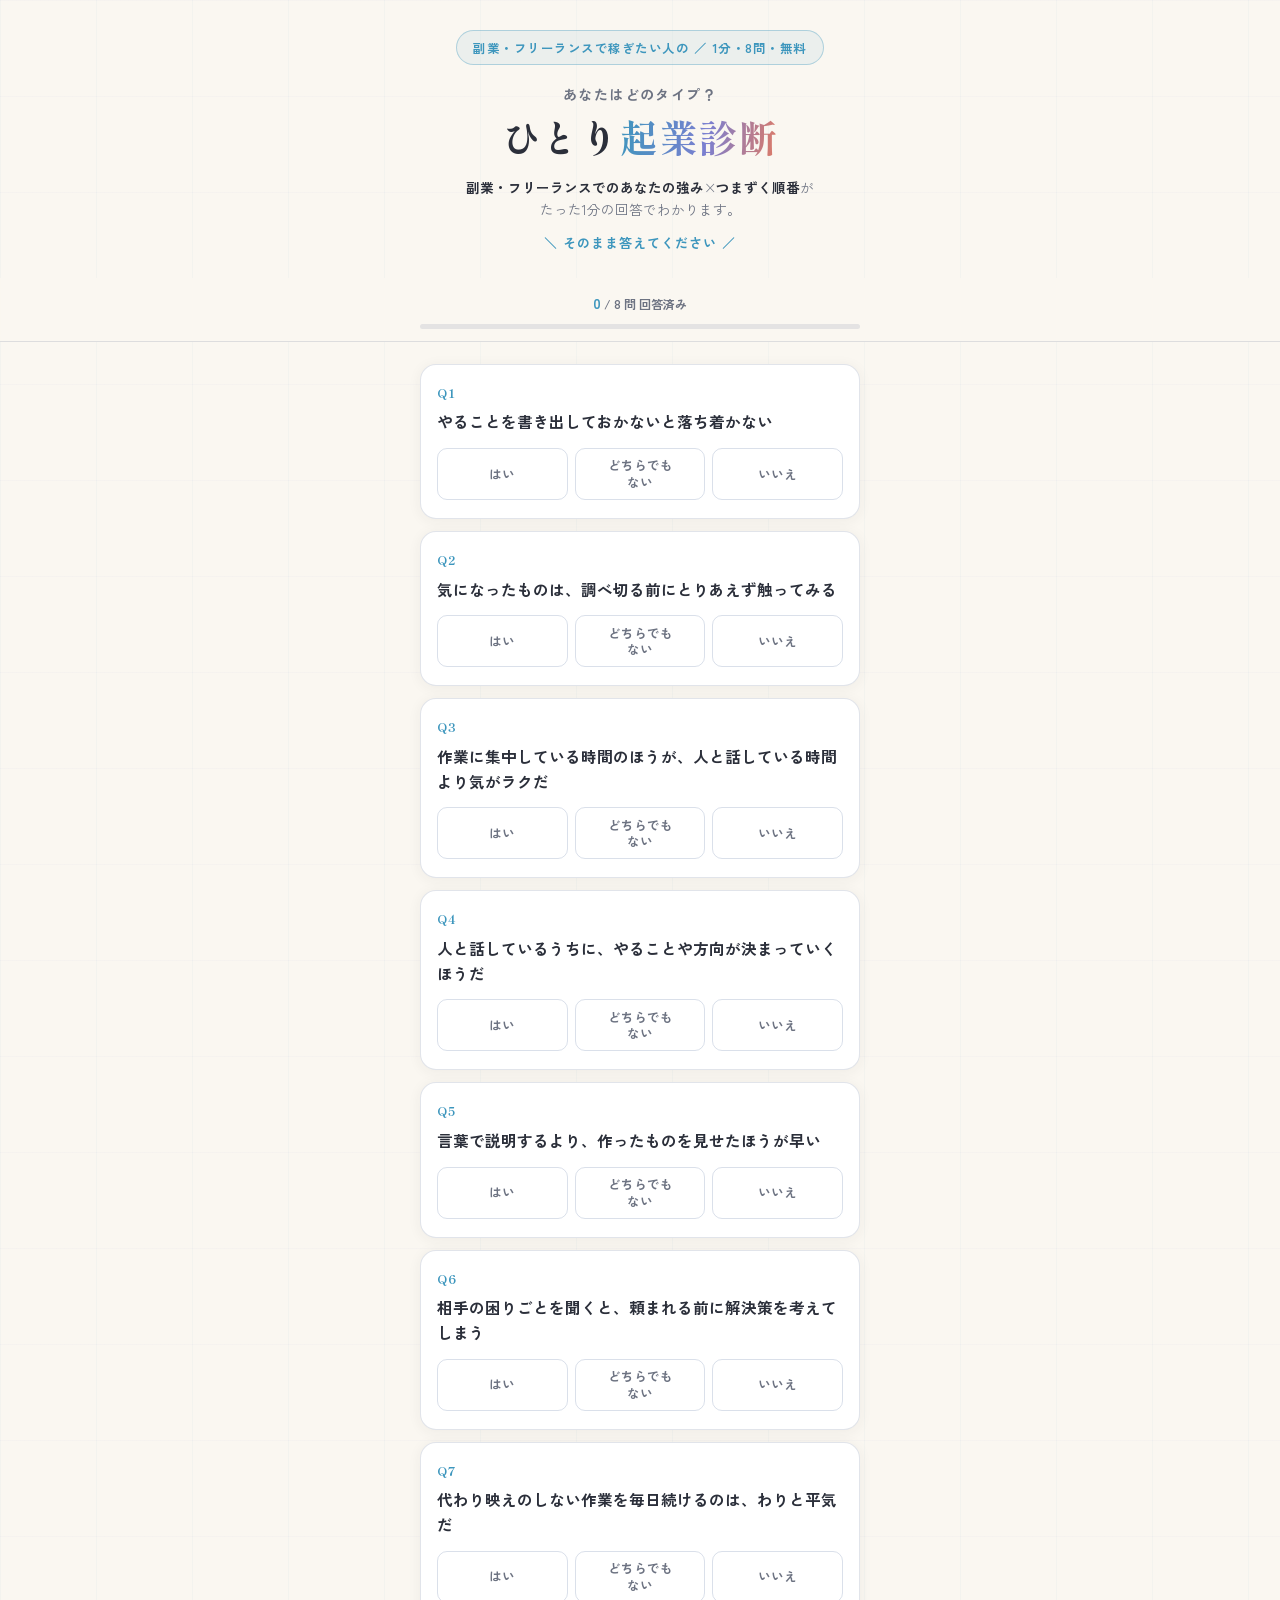
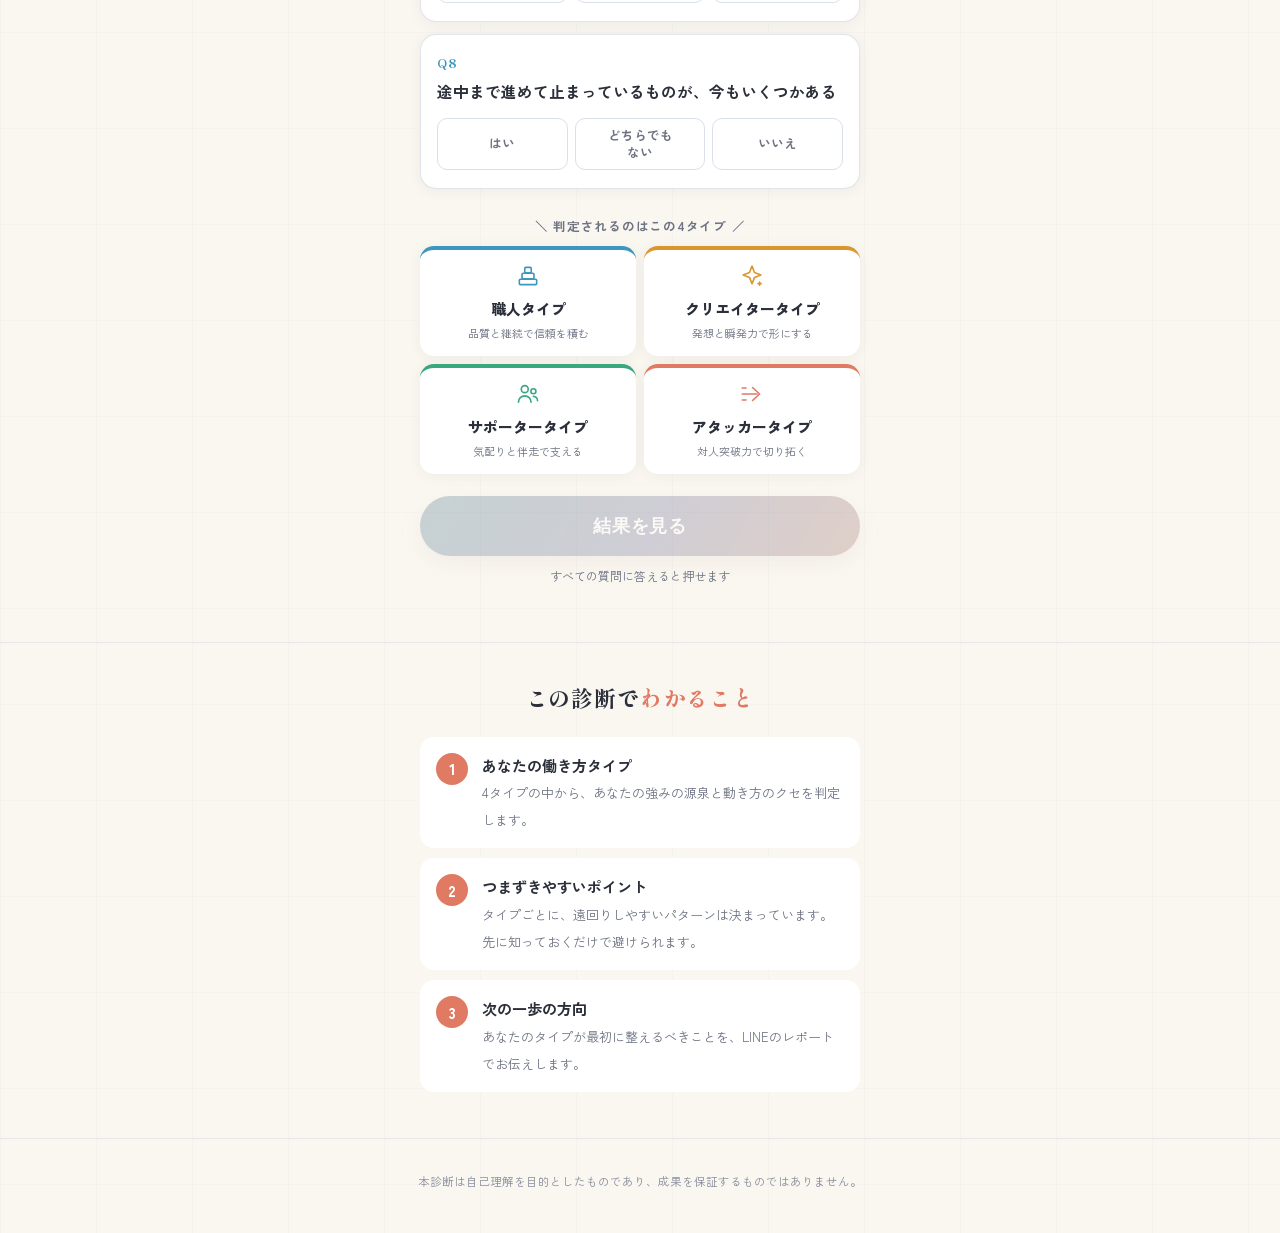
<file: shindan/index.html>
<!DOCTYPE html>
<html lang="ja">
<head>
<meta charset="UTF-8">
<meta name="viewport" content="width=device-width, initial-scale=1.0">
<title>ひとり起業診断｜あなたの働き方の強みが1分でわかる</title>
<meta name="description" content="8つの質問に答えるだけ。ひとりで仕事を受けている人の強みと、つまずきやすいポイントが1分でわかる無料タイプ診断。">
<meta name="facebook-domain-verification" content="ymltj2vm1605vxti6wmknvtduuqrf5" />
<link rel="preconnect" href="https://fonts.googleapis.com">
<link rel="preconnect" href="https://fonts.gstatic.com" crossorigin>
<link href="https://fonts.googleapis.com/css2?family=Shippori+Mincho:wght@800&family=Zen+Kaku+Gothic+New:wght@400;700;900&display=swap" rel="stylesheet">

<!-- ================================================== -->
<!-- ▼▼ Metaピクセル ▼▼ -->
<script>
!function(f,b,e,v,n,t,s)
{if(f.fbq)return;n=f.fbq=function(){n.callMethod?
n.callMethod.apply(n,arguments):n.queue.push(arguments)};
if(!f._fbq)f._fbq=n;n.push=n;n.loaded=!0;n.version='2.0';
n.queue=[];t=b.createElement(e);t.async=!0;
t.src=v;s=b.getElementsByTagName(e)[0];
s.parentNode.insertBefore(t,s)}(window, document,'script',
'https://connect.facebook.net/en_US/fbevents.js');
fbq('init', '1785863469090461');
fbq('track', 'PageView');
</script>
<noscript><img height="1" width="1" style="display:none"
src="https://www.facebook.com/tr?id=1785863469090461&ev=PageView&noscript=1" alt="" /></noscript>
<!-- ▲▲ Metaピクセルここまで ▲▲ -->
<!-- ================================================== -->
<!-- ================================================== -->
<!-- ▼▼ Microsoft Clarity（ヒートマップ・セッション録画） ▼▼ -->
<script type="text/javascript">
    (function(c,l,a,r,i,t,y){
        c[a]=c[a]||function(){(c[a].q=c[a].q||[]).push(arguments)};
        t=l.createElement(r);t.async=1;t.src="https://www.clarity.ms/tag/"+i;
        y=l.getElementsByTagName(r)[0];y.parentNode.insertBefore(t,y);
    })(window, document, "clarity", "script", "xy1g80ff8e");
</script>
<!-- ▲▲ Clarityここまで ▲▲ -->
<!-- ================================================== -->
<style>
  :root{
    /* 事業ドックLPと同一パレット */
    --bg:#03050a;
    --card:#0b0f1a;
    --line:rgba(132,151,185,.26);
    --cyan:#54d7ff;
    --violet:#8d7cff;
    --accent:#ed67b8;
    --accent-deep:#c74e98;
    --text:#f4f5fb;
    --sub:#a9afc1;
    --craft:#54d7ff;   /* 職人 */
    --create:#ffc46b;  /* クリエイター */
    --support:#6fe3b8; /* サポーター */
    --attack:#ed67b8;  /* アタッカー */
    --serif:"Shippori Mincho","Yu Mincho",serif;
    --sans:"Zen Kaku Gothic New","Hiragino Kaku Gothic ProN","Hiragino Sans",-apple-system,sans-serif;
  }
  *{margin:0;padding:0;box-sizing:border-box;}
  html{-webkit-text-size-adjust:100%;}
  body{
    color:var(--text);
    background:
      linear-gradient(90deg, rgba(84,215,255,.018) 1px, transparent 1px),
      linear-gradient(rgba(141,124,255,.016) 1px, transparent 1px),
      var(--bg);
    background-size:96px 96px;
    font-family:var(--sans);
    line-height:1.7;
    -webkit-font-smoothing:antialiased;
    /* スマホ最適化: タップ時の青い矩形を消し、ダブルタップズームの遅延をなくす */
    -webkit-tap-highlight-color:transparent;
    touch-action:manipulation;
    overflow-x:hidden;
    padding-bottom:env(safe-area-inset-bottom);
  }
  .wrap{max-width:480px;margin:0 auto;padding:0 20px;}

  /* ---------- FV ---------- */
  .fv{padding:30px 0 24px;text-align:center;}
  .fv-badge{
    display:inline-block;
    background:rgba(84,215,255,.10);
    border:1px solid rgba(84,215,255,.32);
    color:var(--cyan);
    font-size:12.5px;font-weight:700;
    padding:6px 16px;border-radius:100px;
    margin-bottom:18px;letter-spacing:.04em;
  }
  .fv-lead{font-size:14px;font-weight:700;color:var(--sub);margin-bottom:6px;letter-spacing:.1em;}
  .fv h1{
    font-family:var(--serif);
    font-size:38px;font-weight:800;line-height:1.28;
    letter-spacing:.04em;margin-bottom:14px;
  }
  .fv h1 .pink{
    background:linear-gradient(100deg,var(--cyan),var(--violet) 55%,var(--accent));
    -webkit-background-clip:text;background-clip:text;
    -webkit-text-fill-color:transparent;color:transparent;
  }
  .fv-sub{font-size:13.5px;color:var(--sub);margin-bottom:12px;line-height:1.65;}
  .fv-sub b{color:var(--text);}
  .fv-target{
    font-size:12px;color:var(--sub);line-height:1.7;
    border-left:2px solid rgba(141,124,255,.5);
    padding-left:12px;text-align:left;
    max-width:340px;margin:0 auto 20px;
  }

  /* ---------- タイプカード ---------- */
  .types{display:grid;grid-template-columns:1fr 1fr;gap:8px;margin-bottom:22px;}
  .tcard{
    border-radius:14px;padding:13px 10px;text-align:center;
    background:var(--card);border-top:4px solid;
  }
  .tcard .ic{display:block;margin:0 auto 6px;width:26px;height:26px;}
  .tcard .ic svg{width:100%;height:100%;}
  .tcard.craft .ic{color:var(--craft);}
  .tcard.create .ic{color:var(--create);}
  .tcard.support .ic{color:var(--support);}
  .tcard.attack .ic{color:var(--attack);}
  .tcard .tname{font-size:15px;font-weight:800;}
  .tcard .tsub{font-size:11px;color:var(--sub);margin-top:2px;}
  .tcard.craft{border-color:var(--craft);}
  .tcard.create{border-color:var(--create);}
  .tcard.support{border-color:var(--support);}
  .tcard.attack{border-color:var(--attack);}

  /* ---------- CTAボタン ---------- */
  .btn{
    display:block;width:100%;
    background:linear-gradient(120deg,var(--cyan),var(--violet) 52%,var(--accent));
    color:#05070d;font-size:18px;font-weight:900;
    text-align:center;text-decoration:none;
    padding:18px 20px;border-radius:100px;border:none;
    cursor:pointer;letter-spacing:.04em;
    box-shadow:0 8px 30px rgba(141,124,255,.35);
    transition:transform .15s ease;
  }
  .btn:active{transform:scale(.97);}
  .btn-note{font-size:12px;color:var(--sub);text-align:center;margin-top:10px;}

  /* ---------- 診断エリア(全問を縦に並べる・最初から表示) ---------- */
  .quiz{display:block;padding:0 0 56px;}
  .fv-start{
    font-size:13px;font-weight:700;color:var(--cyan);
    letter-spacing:.08em;margin-top:2px;
  }
  .types-lead{
    font-size:12.5px;font-weight:700;color:var(--sub);
    text-align:center;letter-spacing:.06em;
    margin:26px 0 10px;
  }
  .progress-wrap{
    position:sticky;top:0;z-index:20;
    background:rgba(3,5,10,.92);
    backdrop-filter:blur(8px);-webkit-backdrop-filter:blur(8px);
    padding:14px 0 12px;margin-bottom:22px;
    border-bottom:1px solid var(--line);
  }
  .progress-label{font-size:12px;color:var(--sub);text-align:center;margin-bottom:8px;font-weight:700;}
  .progress-label span{color:var(--cyan);font-size:14px;}
  .progress-bar{height:5px;background:rgba(132,151,185,.18);border-radius:100px;overflow:hidden;}
  .progress-fill{
    height:100%;border-radius:100px;width:0%;
    background:linear-gradient(90deg,var(--cyan),var(--violet),var(--accent));
    transition:width .35s ease;
  }

  .qitem{
    background:var(--card);border:1px solid var(--line);
    border-radius:16px;padding:18px 16px;margin-bottom:12px;
    transition:border-color .2s ease;
  }
  .qitem.done{border-color:rgba(84,215,255,.4);}
  .qnum{
    font-family:var(--serif);font-size:12px;font-weight:800;
    letter-spacing:.1em;color:var(--cyan);margin-bottom:6px;
  }
  .qtext{
    font-size:15.5px;font-weight:700;line-height:1.6;
    margin-bottom:14px;
  }
  .qans{display:flex;gap:7px;}
  .qans button{
    flex:1;min-height:52px;
    background:transparent;color:var(--sub);
    border:1.5px solid rgba(132,151,185,.3);border-radius:10px;
    font-size:12.5px;font-weight:700;padding:8px 4px;
    font-family:inherit;cursor:pointer;
    transition:all .15s ease;line-height:1.35;
  }
  .qans button:active{transform:scale(.97);}
  .qans button.on{
    color:#05070d;border-color:transparent;
    background:linear-gradient(120deg,var(--cyan),var(--violet));
    box-shadow:0 3px 14px rgba(141,124,255,.35);
  }
  .btn[disabled]{
    opacity:.35;cursor:not-allowed;
    box-shadow:none;filter:saturate(.4);
  }
  #submitBtn{margin-top:22px;}

  /* ---------- 結果 ---------- */
  .result{display:none;padding:40px 0 60px;text-align:center;}
  .r-label{font-size:13px;font-weight:700;color:var(--sub);letter-spacing:.1em;margin-bottom:12px;}
  .r-card{
    background:var(--card);border-radius:20px;
    padding:32px 22px;margin-bottom:24px;
    border-top:6px solid var(--accent);
  }
  .r-emoji{display:block;width:52px;height:52px;margin:0 auto 12px;}
  .r-emoji svg{width:100%;height:100%;}
  .r-type{font-family:var(--serif);font-size:30px;font-weight:800;letter-spacing:.04em;margin-bottom:4px;}
  .r-catch{font-size:14px;color:var(--accent);font-weight:700;margin-bottom:20px;}
  .r-sec{text-align:left;margin-bottom:18px;}
  .r-sec h3{
    font-size:13px;font-weight:800;color:var(--sub);
    letter-spacing:.08em;margin-bottom:8px;
    padding-left:10px;border-left:3px solid var(--accent);
  }
  .r-sec p{font-size:14.5px;}
  /* ---------- 診断完了(結果は伏せる) ---------- */
  .sealed{
    background:var(--card);border:1px solid var(--line);
    border-radius:20px;padding:34px 22px 30px;margin-bottom:26px;
    position:relative;overflow:hidden;
  }
  .sealed::before{
    content:"";position:absolute;left:0;right:0;top:0;height:3px;
    background:linear-gradient(90deg,var(--cyan),var(--violet),var(--accent));
  }
  .sealed-ic{
    display:block;width:44px;height:44px;margin:0 auto 16px;
    color:var(--cyan);
  }
  .sealed-ic svg{width:100%;height:100%;}
  .sealed-lead{font-size:13px;color:var(--sub);letter-spacing:.12em;margin-bottom:2px;}
  .r-num{
    display:block;font-family:var(--serif);
    font-size:52px;font-weight:800;line-height:1.05;margin-bottom:2px;
    background:linear-gradient(120deg,var(--cyan),var(--violet) 55%,var(--accent));
    -webkit-background-clip:text;background-clip:text;
    -webkit-text-fill-color:transparent;color:transparent;
  }
  .sealed-h{
    font-family:var(--serif);font-size:27px;font-weight:800;
    line-height:1.4;letter-spacing:.04em;margin-bottom:16px;
  }
  .sealed-p{font-size:13px;color:var(--sub);margin-bottom:14px;}
  .sealed-note{
    font-size:12px;color:var(--sub);
    border-top:1px solid var(--line);padding-top:13px;
  }
  .sealed-note b{color:var(--cyan);font-size:15px;}

  .r-lock{
    background:rgba(141,124,255,.07);
    border:1px dashed rgba(141,124,255,.45);
    border-radius:14px;padding:18px 16px;
    font-size:14px;text-align:left;margin-bottom:24px;
  }
  .r-lock b{color:var(--accent);}
  .r-lock ul{list-style:none;margin-top:10px;}
  .r-lock li{padding-left:1.4em;position:relative;margin-bottom:6px;font-size:13.5px;}
  .r-lock li::before{content:"▸";position:absolute;left:0;color:var(--cyan);font-weight:900;}

  /* ---------- 落とし穴3つ ---------- */
  .pit{text-align:left;margin-bottom:24px;}
  .pit h3{
    font-family:var(--serif);font-size:17px;font-weight:800;
    line-height:1.5;letter-spacing:.03em;
    text-align:center;margin-bottom:16px;
  }
  .pit ol{list-style:none;counter-reset:p;}
  .pit li{
    counter-increment:p;
    background:var(--card);border-radius:12px;
    padding:14px 16px 14px 46px;margin-bottom:10px;
    position:relative;font-size:13.5px;color:var(--sub);
  }
  .pit li::before{
    content:counter(p);
    position:absolute;left:14px;top:14px;
    width:22px;height:22px;border-radius:50%;
    background:linear-gradient(120deg,var(--cyan),var(--violet));
    color:#05070d;font-size:12px;font-weight:900;
    display:flex;align-items:center;justify-content:center;
  }
  .pit b{display:block;color:var(--text);font-size:14.5px;margin-bottom:2px;}

  /* ---------- LINE 3ステップ ---------- */
  .steps{display:flex;gap:6px;margin-bottom:14px;}
  .steps div{
    flex:1;background:var(--card);border:1px solid var(--line);border-radius:10px;
    padding:10px 8px;text-align:center;
    font-size:11px;color:var(--sub);line-height:1.5;
  }
  .steps span{
    display:block;font-family:var(--serif);font-size:15px;font-weight:800;
    background:linear-gradient(120deg,var(--cyan),var(--violet));
    -webkit-background-clip:text;background-clip:text;
    -webkit-text-fill-color:transparent;margin-bottom:2px;
  }

  /* ---------- 運営者(証明) ---------- */
  .who{
    text-align:left;background:var(--card);
    border:1px solid var(--line);border-radius:14px;
    padding:20px 18px;margin-top:26px;position:relative;overflow:hidden;
  }
  .who::before{
    content:"";position:absolute;left:0;top:0;bottom:0;width:3px;
    background:linear-gradient(180deg,var(--cyan),var(--violet),var(--accent));
  }
  .who-label{font-size:11px;color:#697084;letter-spacing:.12em;margin-bottom:6px;}
  .who-name{
    font-family:var(--serif);font-size:19px;font-weight:800;
    letter-spacing:.03em;margin-bottom:14px;
  }
  .who ul{list-style:none;}
  .who li{
    font-size:13px;color:var(--sub);
    padding-left:1.2em;position:relative;margin-bottom:7px;
  }
  .who li:last-child{margin-bottom:0;}
  .who li::before{
    content:"";position:absolute;left:0;top:.65em;
    width:7px;height:1px;background:var(--violet);
  }
  .retry{
    display:inline-block;margin-top:20px;
    color:var(--sub);font-size:13px;text-decoration:underline;
    background:none;border:none;cursor:pointer;
  }

  /* ---------- 下層セクション ---------- */
  .sec{padding:36px 0;border-top:1px solid rgba(132,151,185,.16);}
  .sec h2{font-family:var(--serif);font-size:22px;font-weight:800;letter-spacing:.04em;text-align:center;margin-bottom:20px;}
  .sec h2 .pink{color:var(--accent);}
  .sec p{font-size:14.5px;color:var(--sub);}
  .flow{list-style:none;}
  .flow li{
    display:flex;gap:14px;align-items:flex-start;
    background:var(--card);border-radius:14px;
    padding:16px;margin-bottom:10px;
  }
  .flow .num{
    flex-shrink:0;width:32px;height:32px;border-radius:50%;
    background:var(--accent);color:#fff;font-weight:900;
    display:flex;align-items:center;justify-content:center;font-size:15px;
  }
  .flow b{display:block;font-size:15px;color:var(--text);}
  .flow span{font-size:13px;color:var(--sub);}
  .promise{list-style:none;}
  .promise li{
    display:flex;align-items:center;gap:11px;
    background:var(--card);border:1px solid var(--line);border-radius:12px;
    padding:13px 16px;margin-bottom:9px;
    font-size:14px;font-weight:700;
  }
  .promise li svg{flex-shrink:0;width:17px;height:17px;color:var(--cyan);}
  footer{
    padding:32px 20px calc(40px + env(safe-area-inset-bottom));text-align:center;
    font-size:11.5px;color:#697084;border-top:1px solid rgba(132,151,185,.16);
    line-height:1.9;
  }

  /* ==========================================================
     スマホ最適化
     ① 縦が短い端末(iPhone SE 667px等)でFVのCTAを1画面目に収める
     ② 横幅が狭い端末(320px)で文字と余白を詰める
     ========================================================== */
  @media (max-height:700px){
    .fv{padding:18px 0 18px;}
    .fv-badge{margin-bottom:12px;font-size:11.5px;}
    .fv h1{font-size:32px;margin-bottom:10px;}
    .fv-lead{font-size:13px;margin-bottom:4px;}
    .fv-sub{font-size:12.5px;margin-bottom:10px;}
    .fv-target{font-size:11.5px;margin-bottom:14px;}
    .types{gap:7px;margin-bottom:16px;}
    .tcard{padding:10px 8px;}
    .tcard .ic{width:22px;height:22px;margin-bottom:4px;}
    .tcard .tname{font-size:13.5px;}
    .tcard .tsub{font-size:10px;}
    .btn{padding:15px 20px;font-size:16.5px;}
    .qitem{padding:14px 13px;margin-bottom:10px;}
    .qtext{font-size:14.5px;margin-bottom:11px;}
    .qans button{min-height:46px;font-size:12px;}
  }
  @media (max-width:360px){
    .wrap{padding:0 16px;}
    .fv h1{font-size:32px;}
    .tcard .tname{font-size:13.5px;}
    .tcard .tsub{font-size:10px;}
    .btn{font-size:16px;letter-spacing:0;}
    .steps div{font-size:10.5px;padding:9px 5px;}
    .sealed-h{font-size:22px;}
    .qtext{font-size:14.5px;}
    .qans{gap:5px;}
    .qans button{font-size:11.5px;padding:8px 2px;}
  }

  /* ==========================================================
     淡色テーマ(theme-soft)
     50/50の出し分け用。構造はダーク版と完全に同一で、色と質感だけを差し替える。
     生成りベース×淡ブルー×コーラル。男女どちらにも寄せないための中間トーン
     ========================================================== */
  body.theme-soft{
    --bg:#faf7f1;
    --card:#ffffff;
    --line:rgba(90,105,140,.18);
    --cyan:#3d96bd;
    --violet:#7b7fd0;
    --accent:#e07a63;
    --accent-deep:#c9654f;
    --text:#2b2f3a;
    --sub:#6d7382;
    --craft:#3d96bd;
    --create:#d9962e;
    --support:#3aa87f;
    --attack:#e07a63;
    background:
      linear-gradient(90deg, rgba(61,150,189,.035) 1px, transparent 1px),
      linear-gradient(rgba(123,127,208,.03) 1px, transparent 1px),
      var(--bg);
    background-size:96px 96px;
  }
  body.theme-soft .fv-badge{background:rgba(61,150,189,.08);border-color:rgba(61,150,189,.35);}
  body.theme-soft .btn{color:#fff;box-shadow:0 8px 24px rgba(224,122,99,.28);}
  body.theme-soft .qans button.on{color:#fff;box-shadow:0 3px 12px rgba(123,127,208,.3);}
  body.theme-soft .qitem,
  body.theme-soft .tcard,
  body.theme-soft .sealed{box-shadow:0 2px 14px rgba(43,47,58,.06);}
  body.theme-soft .progress-wrap{background:rgba(250,247,241,.94);}
  body.theme-soft .progress-bar{background:rgba(90,105,140,.14);}
  body.theme-soft .flow .num{color:#fff;}
  body.theme-soft footer{color:#8a8f9c;}
.btn-fallback{text-align:center;font-size:12px;margin-top:10px}
.btn-fallback a{color:#8a8f9c;text-decoration:underline}
.btn-line{display:flex;align-items:center;justify-content:center;gap:14px}
.btn-line-icon{flex:none;width:40px;height:40px}
.btn-line-icon svg{width:40px;height:40px;display:block}
.btn-line-text{display:flex;flex-direction:column;align-items:flex-start;line-height:1.35;text-align:left}
.btn-line-top{font-size:13px;font-weight:600;opacity:.92}
.btn-line-main{font-size:19px;font-weight:800}
.btn-line-main b{font-size:22px}
</style>
</head>
<body>

<!-- ==================== FV ==================== -->
<!-- 開始ボタンを置かず、FV直下にQ1を直置きする。
     FVはタイトル＋約束の1行だけに絞り、最初のタップ=Q1の回答にする -->
<section class="fv wrap" id="fv">
  <span class="fv-badge">副業・フリーランスで稼ぎたい人の ／ 1分・8問・無料</span>
  <p class="fv-lead">あなたはどのタイプ？</p>
  <h1>ひとり<span class="pink">起業診断</span></h1>
  <p class="fv-sub"><b>副業・フリーランスでのあなたの強み</b>×<b>つまずく順番</b>が<br>たった1分の回答でわかります。</p>
  <p class="fv-start">＼ そのまま答えてください ／</p>
</section>

<!-- ==================== 診断 ==================== -->
<section class="quiz" id="quiz">
  <div class="progress-wrap">
    <div class="wrap">
      <div class="progress-label"><span id="answeredCount">0</span> / 8 問 回答済み</div>
      <div class="progress-bar"><div class="progress-fill" id="progressFill"></div></div>
    </div>
  </div>
  <div class="wrap">
    <div id="qList"></div>

    <!-- タイプカードは結果の予告として質問の後ろに置く -->
    <p class="types-lead">＼ 判定されるのはこの4タイプ ／</p>
    <div class="types">
      <div class="tcard craft"><span class="ic"><svg viewBox="0 0 24 24" fill="none" stroke="currentColor" stroke-width="1.5" stroke-linecap="round" stroke-linejoin="round"><rect x="4" y="15" width="16" height="5" rx="1"/><rect x="6.5" y="9.5" width="11" height="5" rx="1"/><rect x="9" y="4" width="6" height="5" rx="1"/></svg></span><span class="tname">職人タイプ</span><div class="tsub">品質と継続で信頼を積む</div></div>
      <div class="tcard create"><span class="ic"><svg viewBox="0 0 24 24" fill="none" stroke="currentColor" stroke-width="1.5" stroke-linecap="round" stroke-linejoin="round"><path d="M12 2.8l2.3 5.9 5.9 2.3-5.9 2.3L12 19.2l-2.3-5.9L3.8 11l5.9-2.3z"/><path d="M19 17.5v3M17.5 19h3"/></svg></span><span class="tname">クリエイタータイプ</span><div class="tsub">発想と瞬発力で形にする</div></div>
      <div class="tcard support"><span class="ic"><svg viewBox="0 0 24 24" fill="none" stroke="currentColor" stroke-width="1.5" stroke-linecap="round" stroke-linejoin="round"><circle cx="9" cy="7.5" r="3.2"/><circle cx="17" cy="9.5" r="2.3"/><path d="M3.2 19.5c0-3.2 2.6-5.8 5.8-5.8s5.8 2.6 5.8 5.8"/><path d="M17 14.2c2.2 0 3.8 1.8 3.8 4"/></svg></span><span class="tname">サポータータイプ</span><div class="tsub">気配りと伴走で支える</div></div>
      <div class="tcard attack"><span class="ic"><svg viewBox="0 0 24 24" fill="none" stroke="currentColor" stroke-width="1.5" stroke-linecap="round" stroke-linejoin="round"><path d="M3 12h13.5"/><path d="M12.5 6L19 12l-6.5 6"/><path d="M3 6.5h3.5M3 17.5h3.5"/></svg></span><span class="tname">アタッカータイプ</span><div class="tsub">対人突破力で切り拓く</div></div>
    </div>

    <button class="btn" id="submitBtn" onclick="submitQuiz()" disabled>結果を見る</button>
    <p class="btn-note" id="submitNote">すべての質問に答えると押せます</p>
  </div>
</section>

<!-- ==================== 結果 ==================== -->
<section class="result wrap" id="result">
  <p class="r-label">＼ 診断完了 ／</p>
  <div class="sealed" id="sealed">
    <span class="sealed-ic" id="rIcon" style="display:none"></span>
    <p class="sealed-lead" style="display:none"></p>
    <span class="r-num" id="rNum" style="display:none"></span>
    <h2 class="sealed-h" id="rType" style="display:none">あなたのタイプが判明しました</h2>
    <h2 class="sealed-h">あなたのタイプが<br>判明しました</h2>
    <p class="sealed-p">強みと副業・フリーランスで稼ぐ上で<br>何を意識すればいいかを<br>このあとLINEでお届けします</p>
       <p class="sealed-note">友だち追加すると、そのまま結果が届きます</p>
  </div>

  <a class="btn btn-line" id="lineBtn" href="https://lin.ee/zSaLG2M" onclick="trackLead()"><span class="btn-line-icon"><svg viewBox="0 0 48 48" fill="none"><rect width="48" height="48" rx="12" fill="#06C755"/><path d="M24 12C17.37 12 12 16.58 12 22.2c0 3.54 2.35 6.65 5.86 8.47-.2.74-.76 2.75-.87 3.17-.14.55.2.54.42.39.18-.12 2.84-1.88 4-2.65.84.13 1.7.22 2.59.22 6.63 0 12-4.58 12-10.2S30.63 12 24 12z" fill="#fff"/></svg></span><span class="btn-line-text"><span class="btn-line-top">LINEに登録して</span><span class="btn-line-main"><b>無料</b>で診断結果を見る</span></span></a>
   <p class="btn-note">LINEが開きます。友だち追加すると、結果がすぐ届きます。<b id="rNumInline" style="display:none"></b></p>
   <p class="btn-fallback"><a id="lineFallback" href="https://lin.ee/zSaLG2M">LINEが開かない場合はこちら</a></p>
</section>

<!-- ==================== 診断の流れ ==================== -->
<section class="sec">
  <div class="wrap">
    <h2>この診断で<span class="pink">わかること</span></h2>
    <ul class="flow">
      <li><span class="num">1</span><div><b>あなたの働き方タイプ</b><span>4タイプの中から、あなたの強みの源泉と動き方のクセを判定します。</span></div></li>
      <li><span class="num">2</span><div><b>つまずきやすいポイント</b><span>タイプごとに、遠回りしやすいパターンは決まっています。先に知っておくだけで避けられます。</span></div></li>
      <li><span class="num">3</span><div><b>次の一歩の方向</b><span>あなたのタイプが最初に整えるべきことを、LINEのレポートでお伝えします。</span></div></li>
    </ul>
  </div>
</section>

<footer>
  本診断は自己理解を目的としたものであり、成果を保証するものではありません。
</footer>

<script>
/* ================================================
   設定: LINE友だち追加URLを差し替える
   ================================================ */
const LINE_URL = "https://lin.ee/zSaLG2M";
/* 1タップ化(2026-08-16): ボタンは直接LIFFのUniversal Linkに飛ばし、
   タップ1回でLINEアプリを開く。/r/の中間ページは開けない端末の保険に降格 */
const LIFF_BY_TYPE = {
  craft:   "https://liff.line.me/2011002602-hNWLjMWA?liffId=2011002602-hNWLjMWA&ref=shokunin",
  create:  "https://liff.line.me/2011002602-hNWLjMWA?liffId=2011002602-hNWLjMWA&ref=creative",
  support: "https://liff.line.me/2011002602-hNWLjMWA?liffId=2011002602-hNWLjMWA&ref=support",
  attack:  "https://liff.line.me/2011002602-hNWLjMWA?liffId=2011002602-hNWLjMWA&ref=attack"
};
const LINE_URL_BY_TYPE = {
  craft:   "https://line-harness.alpha-a.workers.dev/r/shokunin",
  create:  "https://line-harness.alpha-a.workers.dev/r/creative",
  support: "https://line-harness.alpha-a.workers.dev/r/support",
  attack:  "https://line-harness.alpha-a.workers.dev/r/attack"
};
/* 入口別計測(2026-08-20): 広告URLに ?src=2034 が付いていたら
   refコードの末尾に34を足す(shokunin→shokunin34)。見た目と動きは一切変えない。
   2026-08-29追記: 50-65+キャンペーン用に ?src=5065 → 末尾65を追加。
   診断中のリロードでクエリが消えても効くようにsessionStorageへ控える */
const REF_SUFFIX = (() => {
  let s = new URLSearchParams(location.search).get("src");
  try {
    if (s) sessionStorage.setItem("adclick_src", s);
    else s = sessionStorage.getItem("adclick_src");
  } catch(e){}
  return s === "2034" ? "34" : s === "5065" ? "65" : "";
})();
/* 広告クリックID引き継ぎ(2026-08-28): 広告→LP到着時のfbclid等を保持し、
   LINEリンクに付け直す。友だち追加をMetaのCAPIへ送る時の照合に必要。
   診断中のリロードに備えてsessionStorageにも控える */
const AD_CLICK_IDS = (() => {
  const q = new URLSearchParams(location.search);
  const out = new URLSearchParams();
  ["fbclid","gclid","ttclid","twclid"].forEach(k => {
    let v = q.get(k);
    try {
      if (v) sessionStorage.setItem("adclick_" + k, v);
      else v = sessionStorage.getItem("adclick_" + k);
    } catch(e){}
    if (v) out.set(k, v);
  });
  return out.toString();
})();
function withClickIds(url){
  return AD_CLICK_IDS ? url + (url.includes("?") ? "&" : "?") + AD_CLICK_IDS : url;
}
/* Androidはintent形式でLINEアプリを直接起動する(中間ページと同じ方式)。
   起動できない時はS.browser_fallback_urlで/r/の中間ページへ落ちる */
function lineHref(key){
  const liff = withClickIds((LIFF_BY_TYPE[key] || LINE_URL) + REF_SUFFIX);
  if (/android/i.test(navigator.userAgent)) {
    const path = liff.replace(/^https:\/\//, "");
    const fb = encodeURIComponent(withClickIds((LINE_URL_BY_TYPE[key] || (LIFF_BY_TYPE[key] || LINE_URL)) + REF_SUFFIX));
    return "intent://" + path + "#Intent;scheme=https;action=android.intent.action.VIEW;category=android.intent.category.BROWSABLE;package=jp.naver.line.android;S.browser_fallback_url=" + fb + ";end";
  }
  return liff;
}
/* 質問設計:
   axis "make"  … +1=作る寄り / -1=人寄り
   axis "steady"… +1=コツコツ寄り / -1=ひらめき寄り
   reverse=true の質問は符号を反転して加算する          */
/* 並び順: 日常の習慣で即答できる質問を前半に置き、
   働き方寄りの質問を後半に回す(判定ロジックは順不同で不変) */
const QUESTIONS = [
  {text:"やることを書き出しておかないと落ち着かない", axis:"steady", reverse:false},
  {text:"気になったものは、調べ切る前にとりあえず触ってみる", axis:"steady", reverse:true},
  {text:"作業に集中している時間のほうが、人と話している時間より気がラクだ", axis:"make", reverse:false},
  {text:"人と話しているうちに、やることや方向が決まっていくほうだ", axis:"make", reverse:true},
  {text:"言葉で説明するより、作ったものを見せたほうが早い", axis:"make", reverse:false},
  {text:"相手の困りごとを聞くと、頼まれる前に解決策を考えてしまう", axis:"make", reverse:true},
  {text:"代わり映えのしない作業を毎日続けるのは、わりと平気だ", axis:"steady", reverse:false},
  {text:"途中まで進めて止まっているものが、今もいくつかある", axis:"steady", reverse:true},
];

const TYPES = {
  craft: {
    icon:'<svg viewBox="0 0 24 24" fill="none" stroke="currentColor" stroke-width="1.4" stroke-linecap="round" stroke-linejoin="round"><rect x="4" y="15" width="16" height="5" rx="1"/><rect x="6.5" y="9.5" width="11" height="5" rx="1"/><rect x="9" y="4" width="6" height="5" rx="1"/></svg>',
    num:"①", name:"職人タイプ", color:"var(--craft)",
    catch:"質を積み上げて、静かに信頼される人",
    strength:"引き受けた仕事を最後まで丁寧に仕上げる。だから一度組んだ相手から、何度も声がかかります。派手さで勝つタイプではありませんが、いちばん長持ちする強みです。",
    pitfall:"手を動かすほど時間が足りなくなり、引き受けられる量も任される幅も、自分の作業時間で頭打ちになる。忙しいのに、前へ進んでいる感じがしない。これは頑張りの量で解決する問題ではありません。",
    lock:"作業量を増やさずに、任される仕事を変える順番"
  },
  create: {
    icon:'<svg viewBox="0 0 24 24" fill="none" stroke="currentColor" stroke-width="1.4" stroke-linecap="round" stroke-linejoin="round"><path d="M12 2.8l2.3 5.9 5.9 2.3-5.9 2.3L12 19.2l-2.3-5.9L3.8 11l5.9-2.3z"/><path d="M19 17.5v3M17.5 19h3"/></svg>',
    num:"②", name:"クリエイタータイプ", color:"var(--create)",
    catch:"ゼロから形にする、立ち上げの人",
    strength:"思いついたその日に手が動く。ほとんどの人が準備で止まるところを、あなたは一歩目で追い抜きます。何かを始める場面では、この速さがそのまま武器になります。",
    pitfall:"新しいものに目が向くたび、前のものが途中で止まる。手元には形になりかけたものが、いくつも残っているはずです。飽きたわけではなく、続く形にする前に次へ行っているだけです。",
    lock:"途中で止まっているものを、続く形に変える順番"
  },
  support: {
    icon:'<svg viewBox="0 0 24 24" fill="none" stroke="currentColor" stroke-width="1.4" stroke-linecap="round" stroke-linejoin="round"><circle cx="9" cy="7.5" r="3.2"/><circle cx="17" cy="9.5" r="2.3"/><path d="M3.2 19.5c0-3.2 2.6-5.8 5.8-5.8s5.8 2.6 5.8 5.8"/><path d="M17 14.2c2.2 0 3.8 1.8 3.8 4"/></svg>',
    num:"③", name:"サポータータイプ", color:"var(--support)",
    catch:"隣で支えて、長く任される人",
    strength:"相手が言葉にする前に、困っていることに気づける。だから一度組んだ相手は、あなたを手放したがりません。信頼の深さは4タイプでいちばんです。",
    pitfall:"頼まれると断れず、気づけば何でも屋になっている。感謝はされているのに、受け取るものが見合っていない。原因は優しさではありません。どこまでやるかを決めていないことです。",
    lock:"何でも屋から抜けるための、線の引き方"
  },
  attack: {
    icon:'<svg viewBox="0 0 24 24" fill="none" stroke="currentColor" stroke-width="1.4" stroke-linecap="round" stroke-linejoin="round"><path d="M3 12h13.5"/><path d="M12.5 6L19 12l-6.5 6"/><path d="M3 6.5h3.5M3 17.5h3.5"/></svg>',
    num:"④", name:"アタッカータイプ", color:"var(--attack)",
    catch:"前に出て、道をこじ開ける人",
    strength:"話す相手を見つけて、その場で決めてくる。チャンスを待たずに取りに行けるのは、4タイプの中であなただけです。",
    pitfall:"勢いで取れるぶん、毎月ゼロから走り直すことになる。取れた月と取れない月の落差が大きく、走り続けないと不安が消えません。ここで要るのは体力ではなく、勝ち方を固定することです。",
    lock:"毎月ゼロから走らなくて済む形の作り方"
  }
};

/* 回答は配列で保持する。全問を縦に並べるため、後から答え直せる必要がある */
const answers = new Array(QUESTIONS.length).fill(null);
const CHOICES = [
  {label:"はい", value:1},
  {label:"どちらでも<br>ない", value:0},
  {label:"いいえ", value:-1}
];

/* ================================================
   トーンは淡色(soft)に一本化(2026-08-08 Piro決定)。
   ?v=dark を付けた時だけ旧ダーク配色で表示(確認用)
   ================================================ */
const forced = new URLSearchParams(location.search).get("v");
const VARIANT = (forced === "dark") ? "dark" : "soft";
if (VARIANT === "soft") document.body.classList.add("theme-soft");
if (typeof clarity === "function") clarity("set", "variant", VARIANT);

/* Q1直置きのため質問はページ表示と同時に描画する。
   StartQuizの発火は「最初の回答タップ」に付け替え(定義変更2026-08-07) */
let quizStarted = false;
document.addEventListener("DOMContentLoaded", renderQuestions);

function renderQuestions(){
  const list = document.getElementById("qList");
  list.innerHTML = QUESTIONS.map(function(q, i){
    const btns = CHOICES.map(function(c){
      return '<button type="button" onclick="selectAnswer(' + i + ',' + c.value + ',this)">' + c.label + '</button>';
    }).join("");
    return '<div class="qitem" id="q' + i + '">' +
             '<p class="qnum">Q' + (i+1) + '</p>' +
             '<p class="qtext">' + q.text + '</p>' +
             '<div class="qans">' + btns + '</div>' +
           '</div>';
  }).join("");
}

function selectAnswer(idx, val, el){
  if (!quizStarted) {
    quizStarted = true;
    if (typeof fbq === "function") fbq("trackCustom", "StartQuiz", {variant: VARIANT});
  }
  answers[idx] = val;
  const item = document.getElementById("q" + idx);
  item.querySelectorAll(".qans button").forEach(function(b){ b.classList.remove("on"); });
  el.classList.add("on");
  item.classList.add("done");
  updateProgress();
}

function updateProgress(){
  const done = answers.filter(function(a){ return a !== null; }).length;
  document.getElementById("answeredCount").textContent = done;
  document.getElementById("progressFill").style.width = (done / QUESTIONS.length * 100) + "%";

  const btn = document.getElementById("submitBtn");
  const note = document.getElementById("submitNote");
  if (done === QUESTIONS.length) {
    if (btn.disabled) {
      btn.disabled = false;
      note.textContent = "結果はLINEでお届けします";
      // 最後の1問を答えた時だけ、押し忘れ防止でボタンまで運ぶ
      btn.scrollIntoView({behavior:"smooth", block:"center"});
    }
  } else {
    btn.disabled = true;
    note.textContent = "すべての質問に答えると押せます";
  }
}

function submitQuiz(){
  // 結果画面ではFV・下層セクション・フッターを隠して離脱経路を作らない
  document.getElementById("fv").style.display = "none";
  document.querySelectorAll(".sec, footer").forEach(function(el){ el.style.display = "none"; });
  let scoreMake = 0;
  let scoreSteady = 0;
  QUESTIONS.forEach(function(q, i){
    const signed = q.reverse ? -answers[i] : answers[i];
    if (q.axis === "make") scoreMake += signed;
    else scoreSteady += signed;
  });
  showResult(scoreMake, scoreSteady);
}

function showResult(scoreMake, scoreSteady){
  // 同点はタイプの偏りが出やすい側に倒す(作る/コツコツ優先)
  const isMake = scoreMake >= 0;
  const isSteady = scoreSteady >= 0;
  let key;
  if (isMake && isSteady) key = "craft";
  else if (isMake && !isSteady) key = "create";
  else if (!isMake && isSteady) key = "support";
  else key = "attack";

  document.getElementById("quiz").style.display = "none";
  document.getElementById("result").style.display = "block";
  // 結果画面でも下層セクションとフッターは出さない(離脱経路を作らないため)

  // タイプ名と番号だけ出す。強み・つまずきの中身はLINEで渡す
  const t = TYPES[key];
  const icon = document.getElementById("rIcon");
  icon.innerHTML = t.icon;
  icon.style.color = t.color;
  document.getElementById("rNum").textContent = t.num;
  document.getElementById("rType").textContent = t.name;
  document.getElementById("rNumInline").textContent = t.num;

  // タイプ情報はLIFF経由でタグ付けされ、追加した瞬間に結果が自動で届く
  const btn = document.getElementById("lineBtn");
  btn.href = lineHref(key);
  const fallbackLink = document.getElementById("lineFallback");
  if (fallbackLink) fallbackLink.href = LINE_URL_BY_TYPE[key] || LINE_URL;

  window.scrollTo(0,0);
  if (typeof fbq === "function") fbq("trackCustom", "FinishQuiz", {type:key, variant: VARIANT});
}

function trackLead(){
  if (typeof fbq === "function") fbq("track", "Lead");
}
</script>
</body>
</html>
</file>
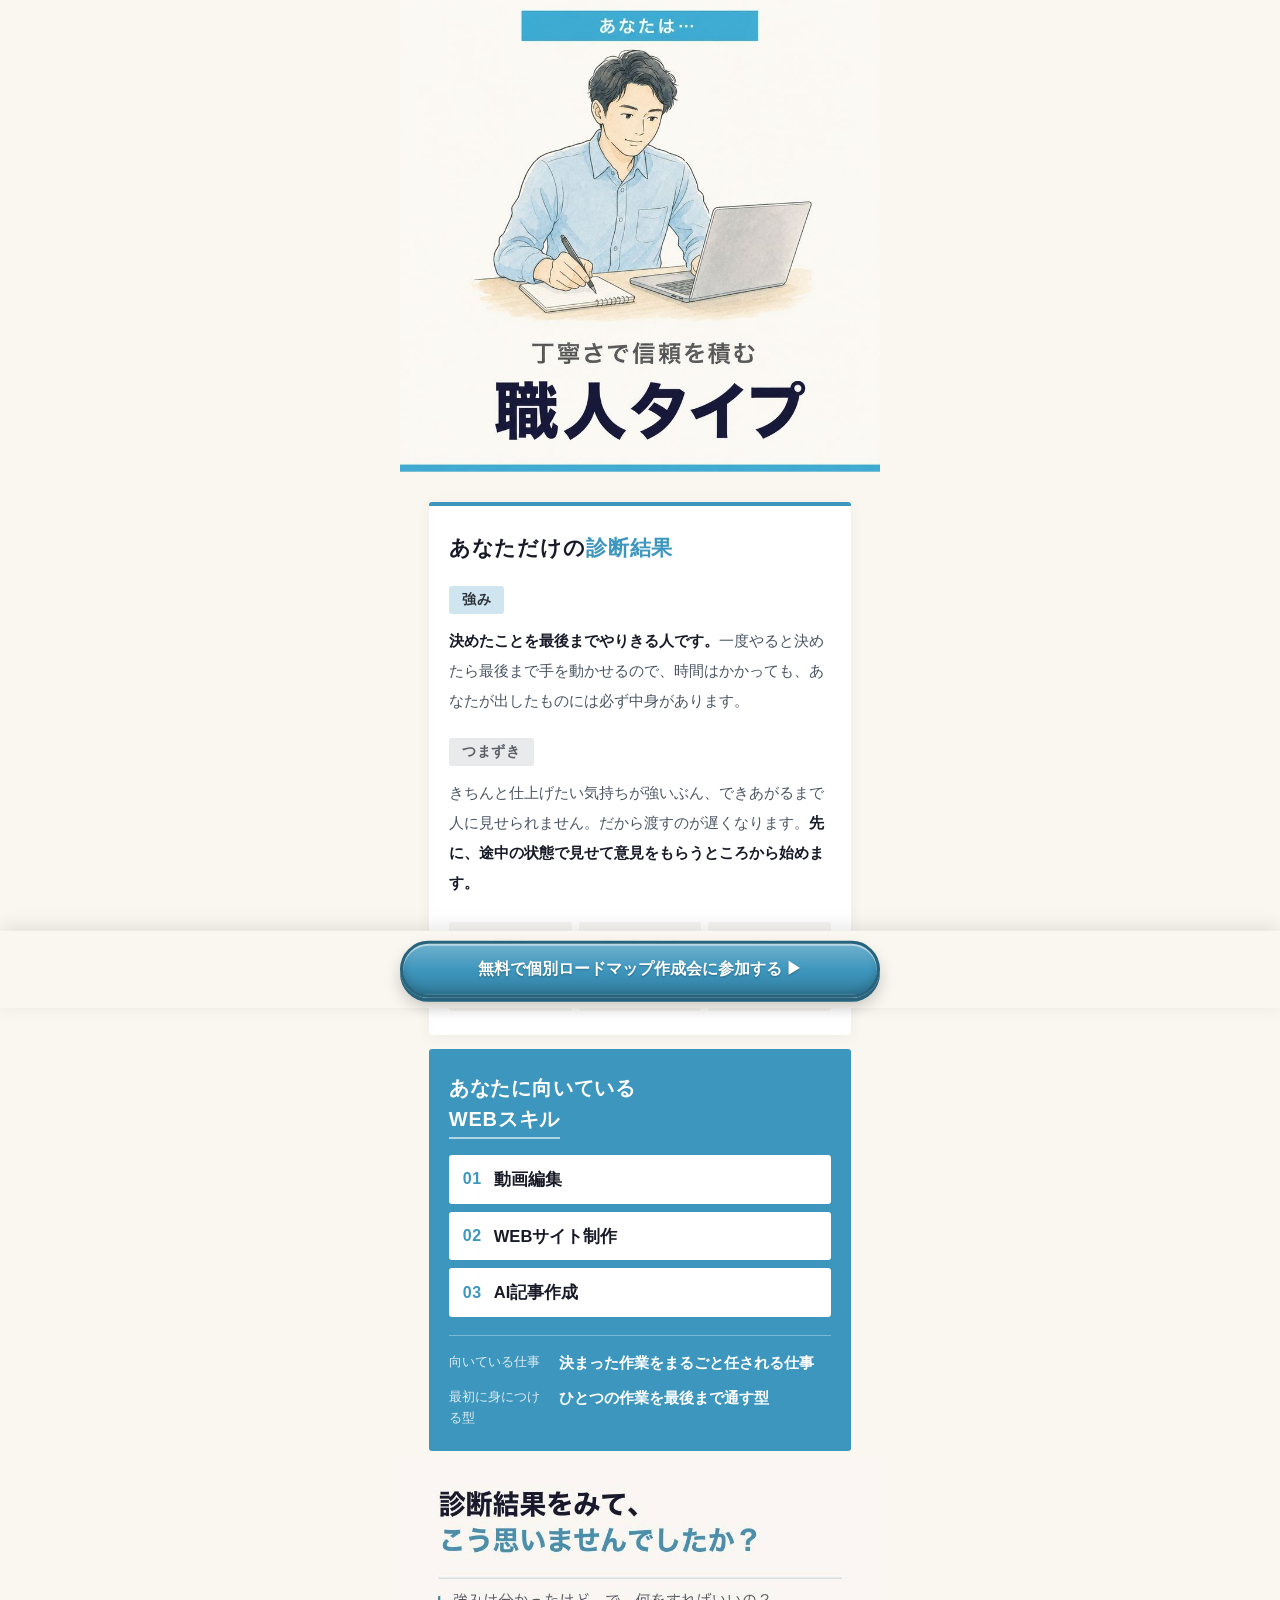
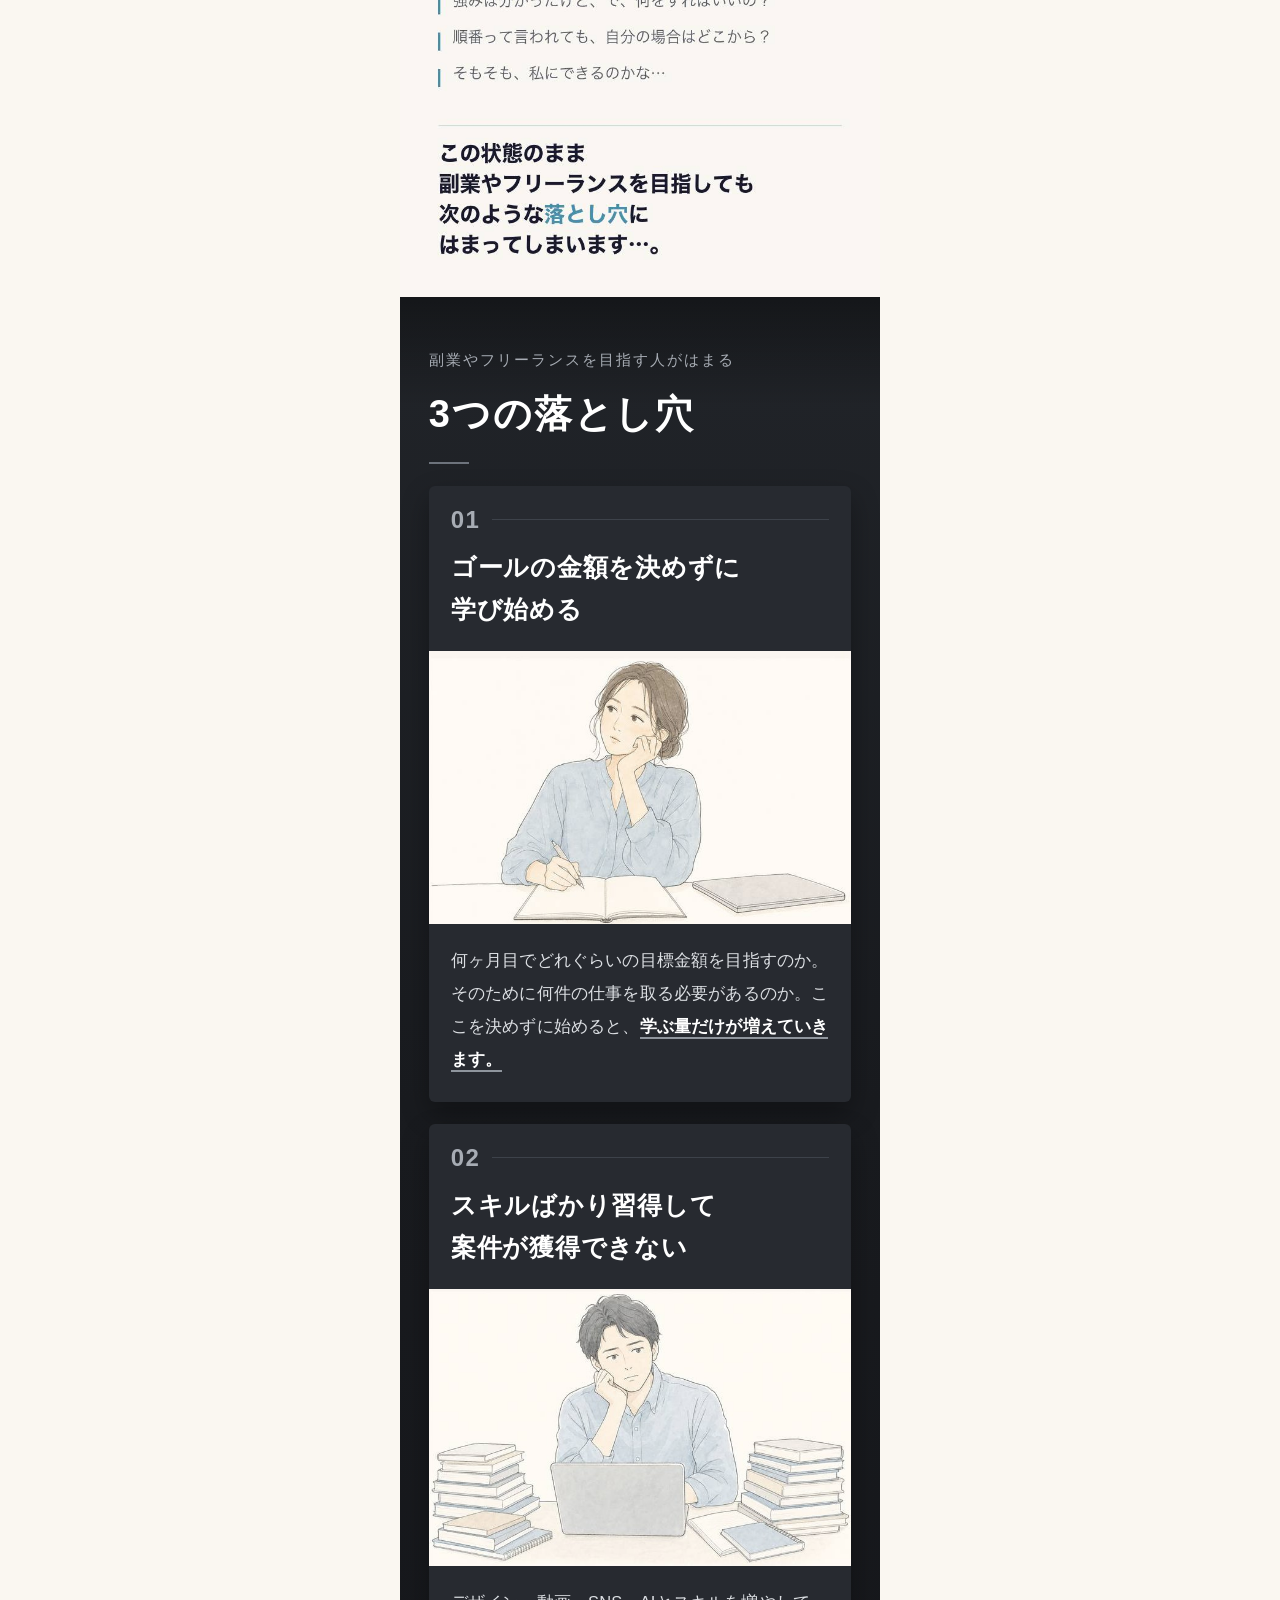
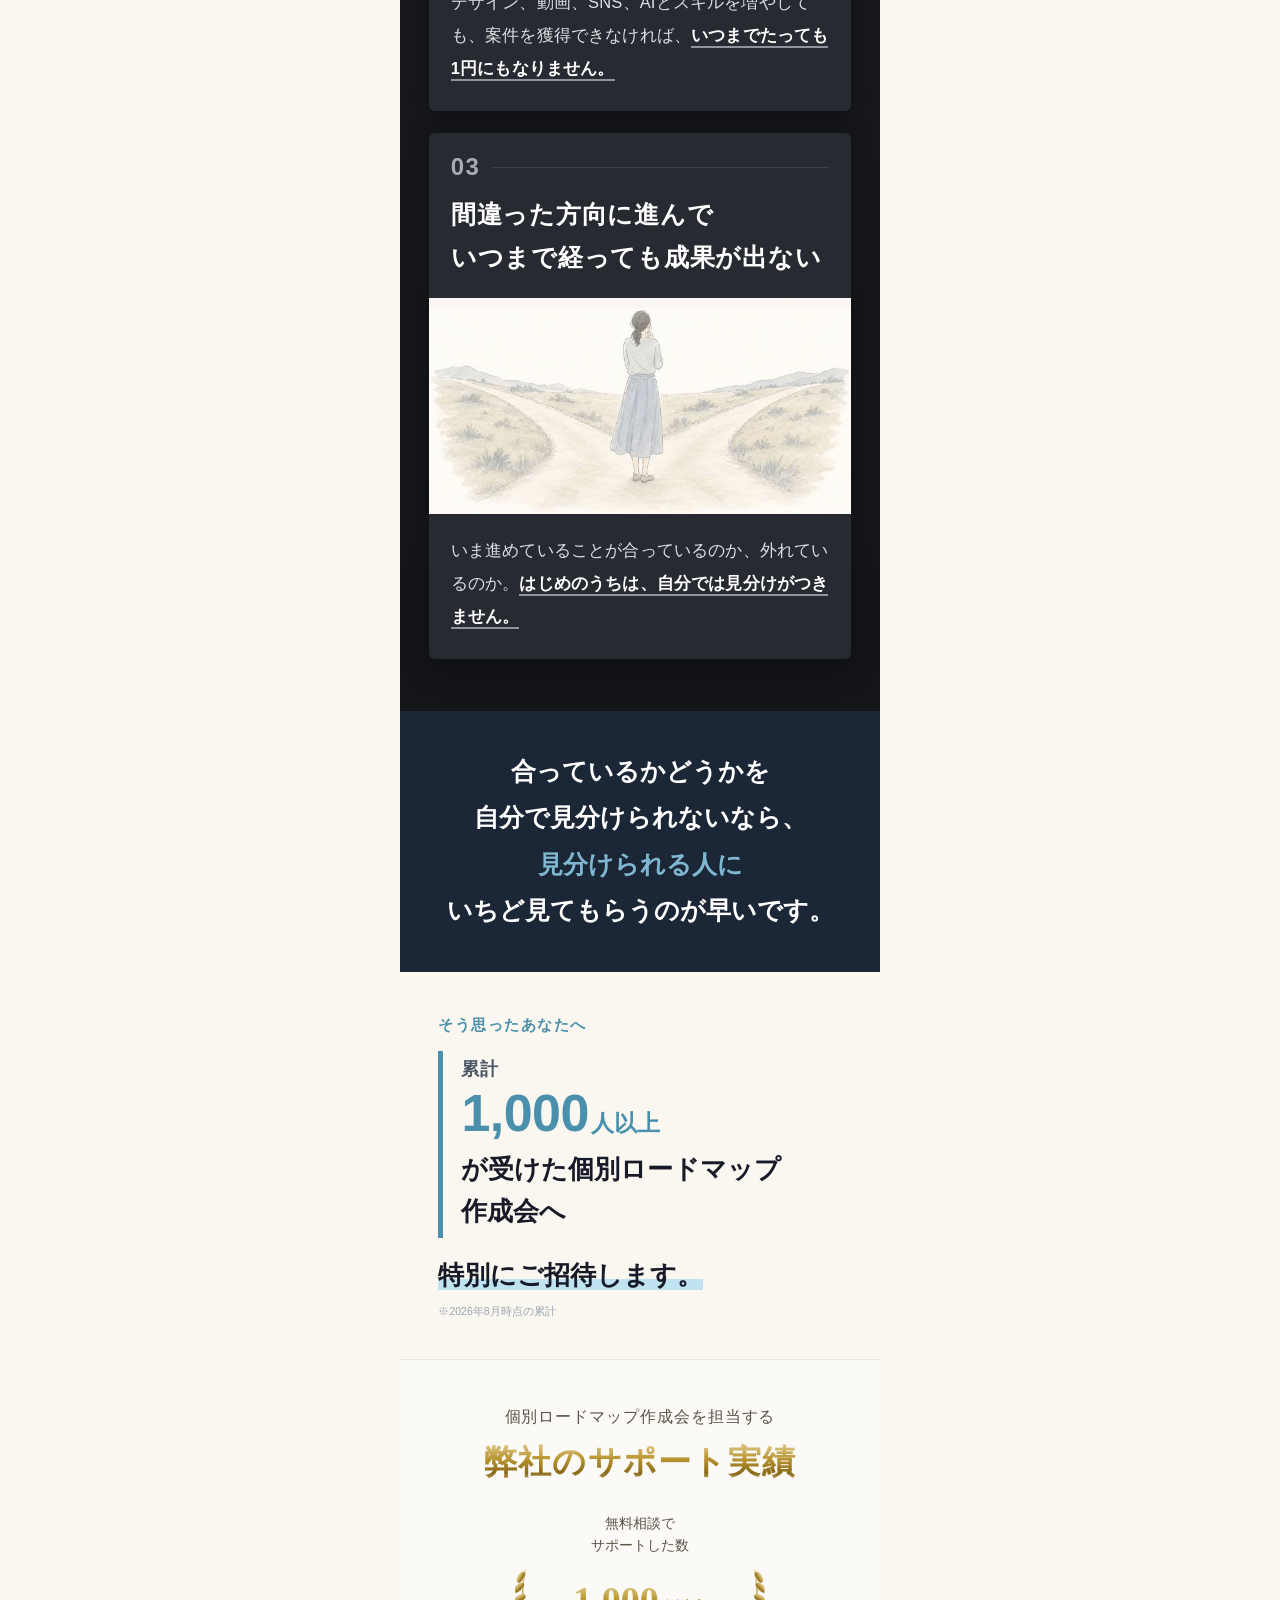
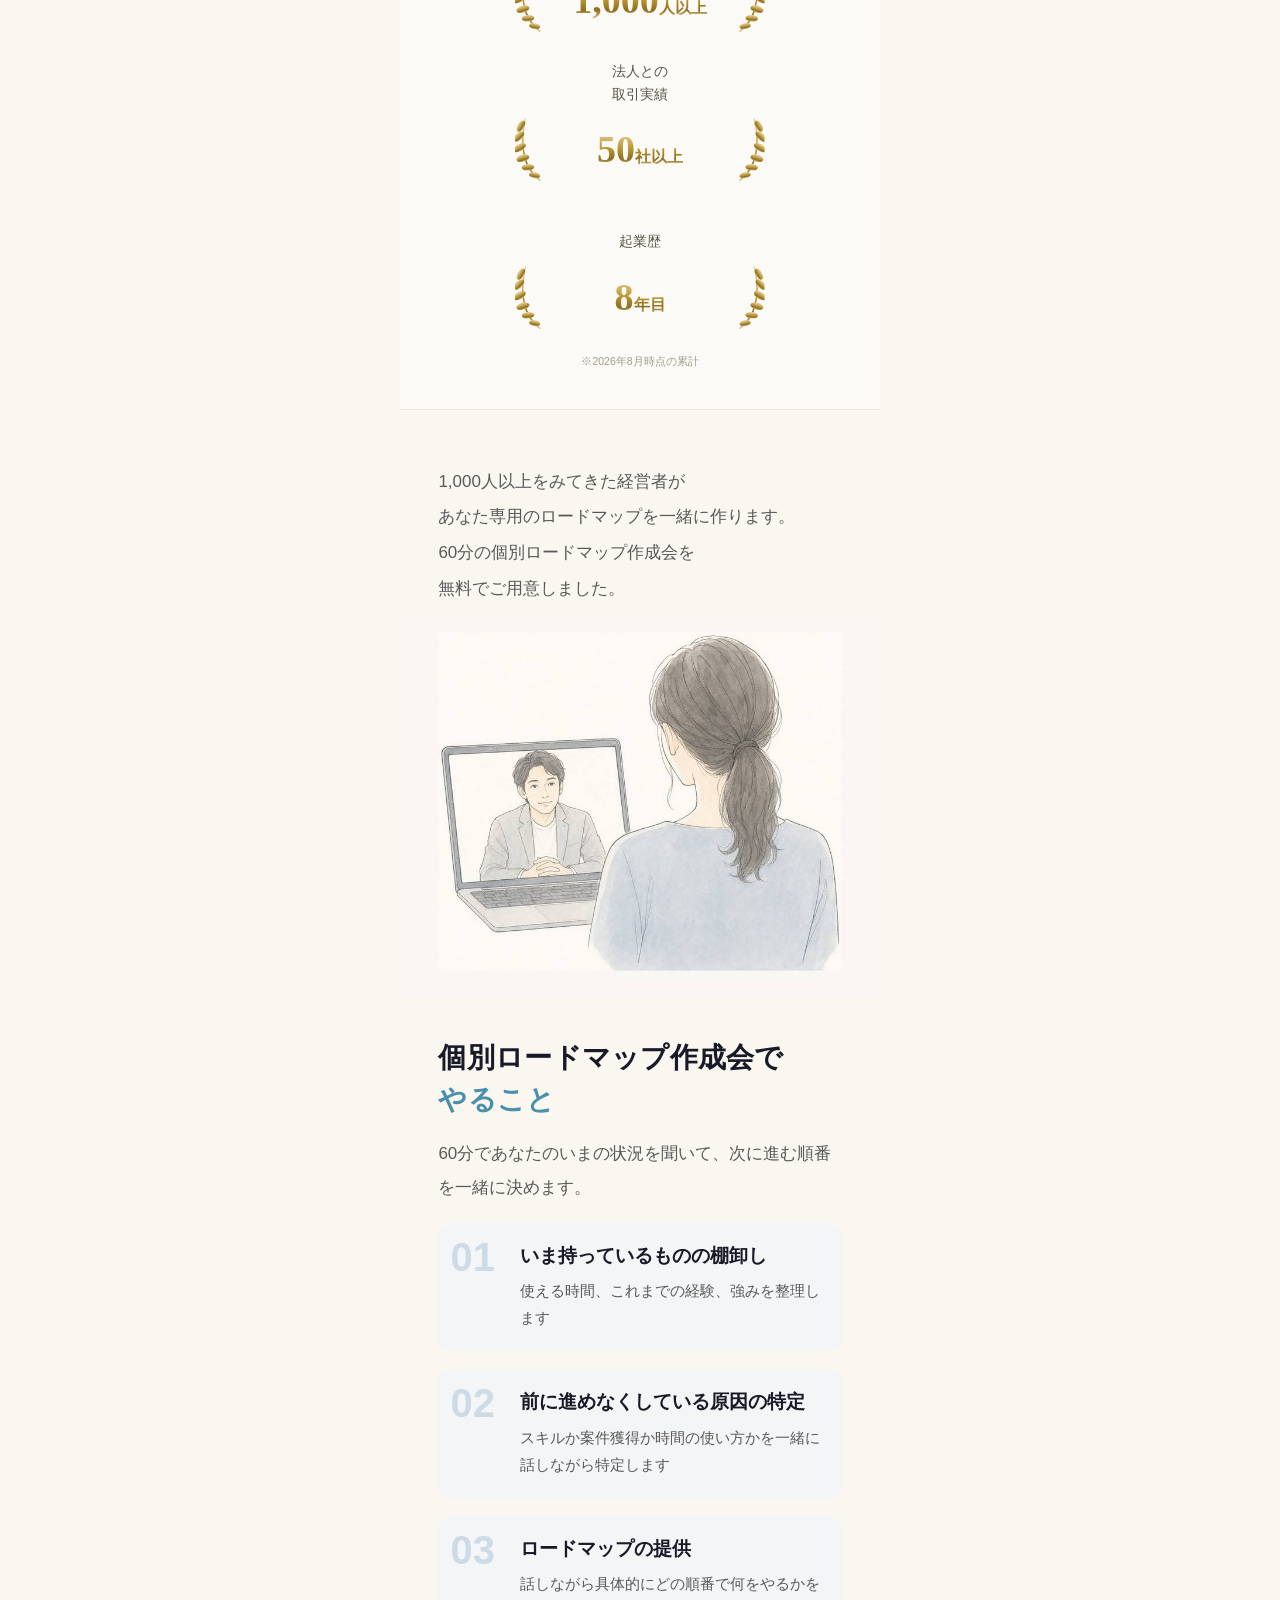
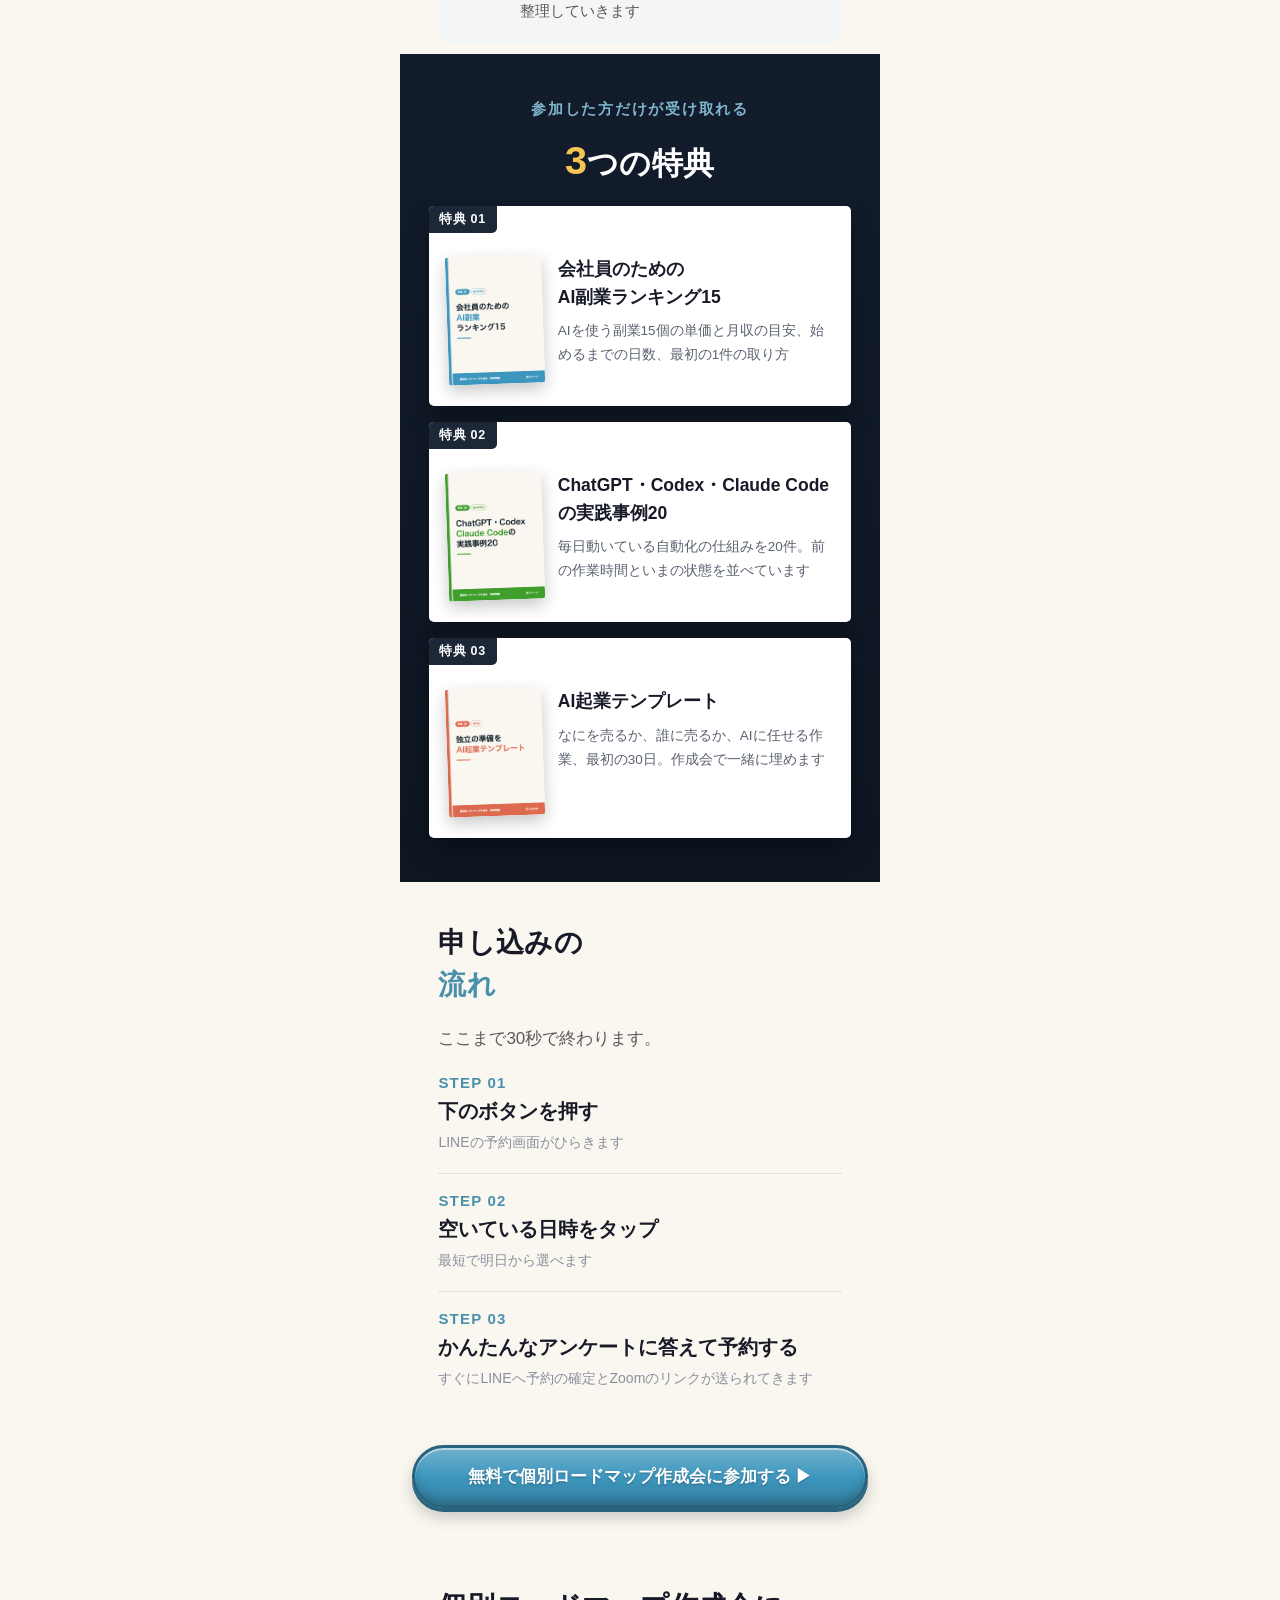
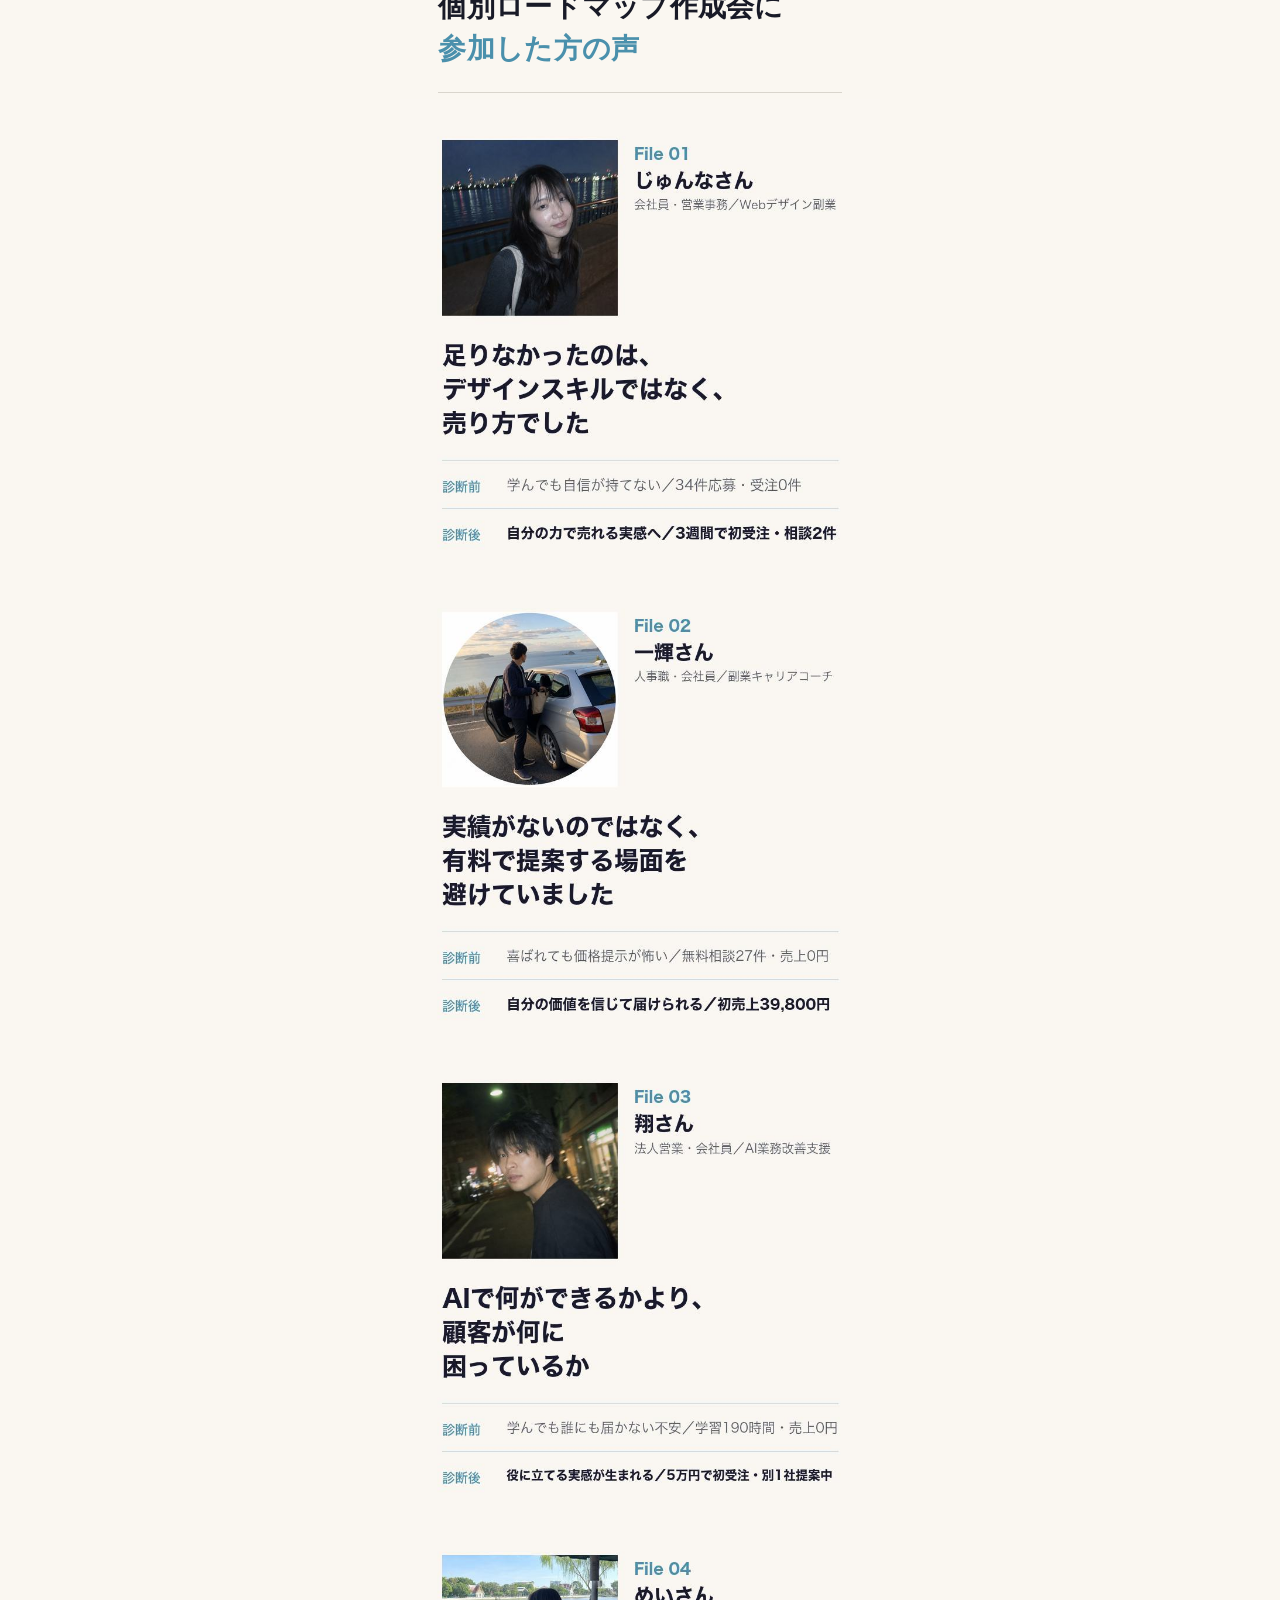
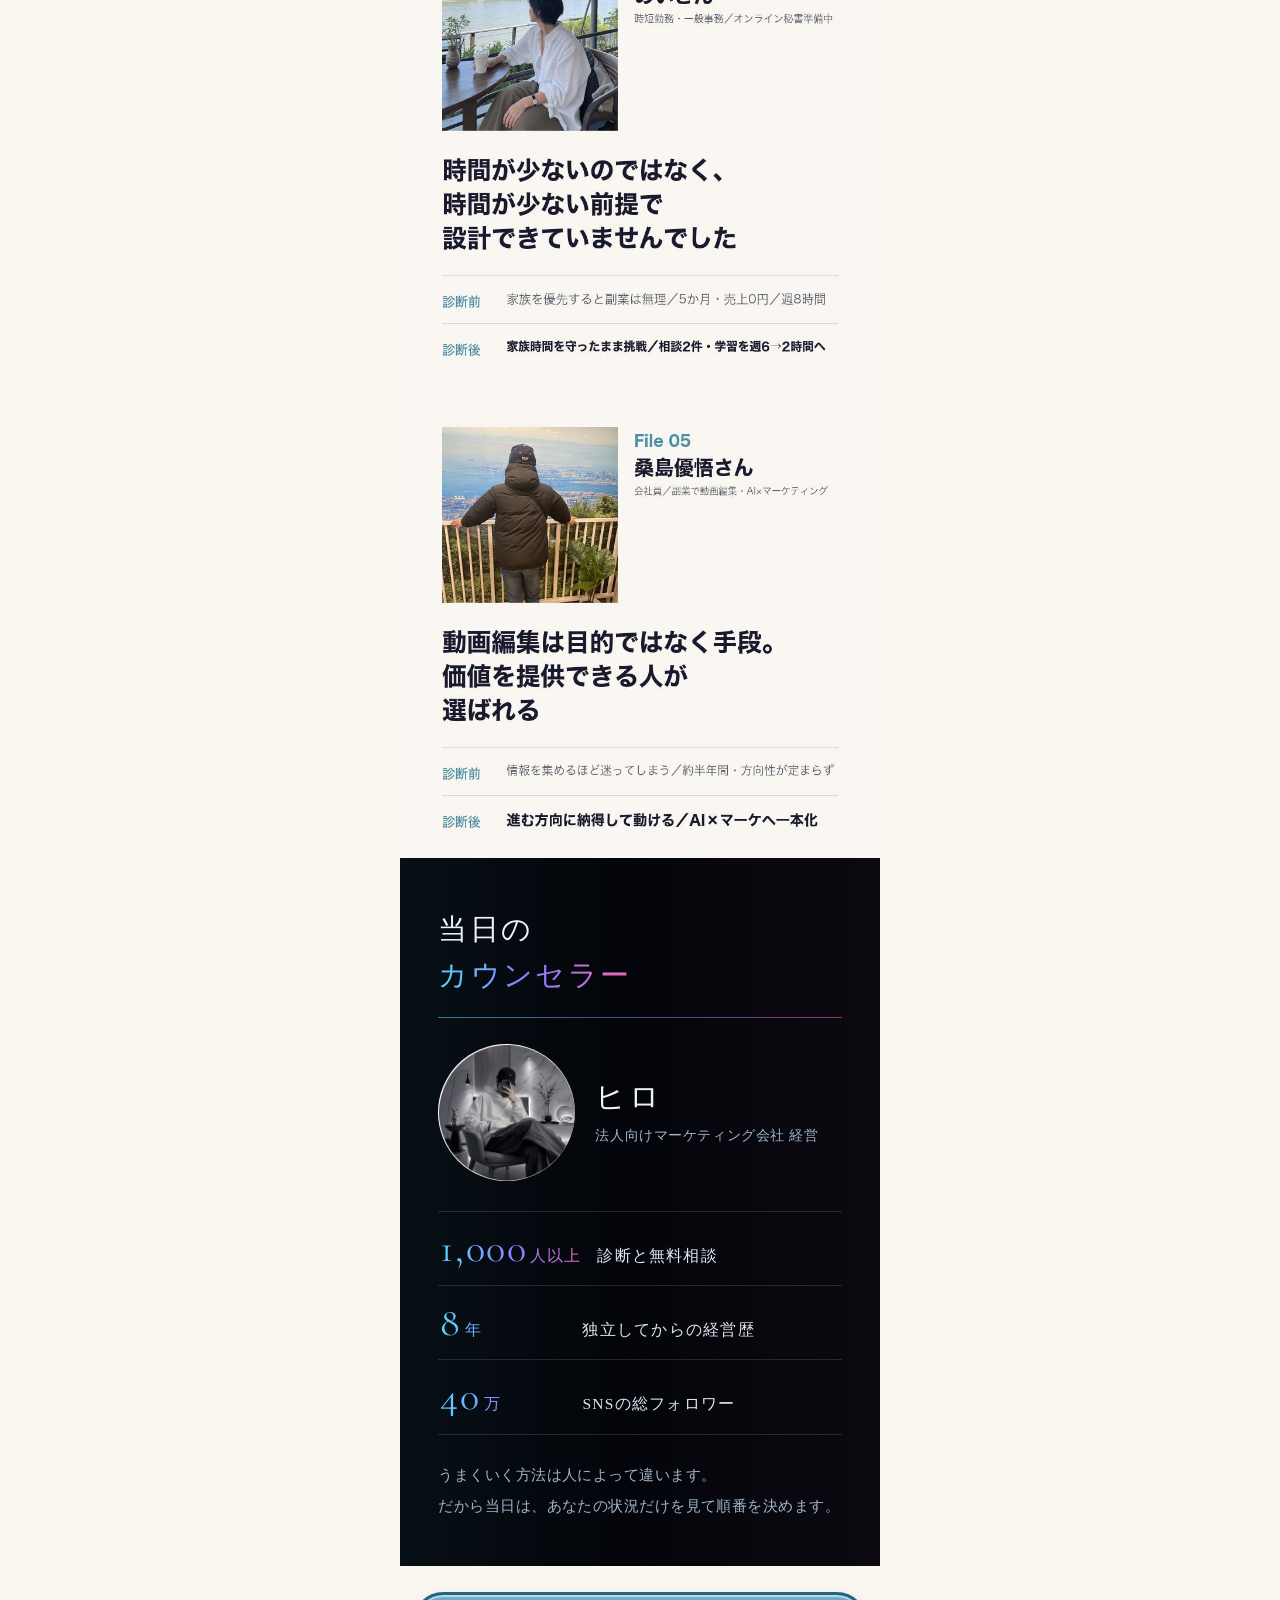
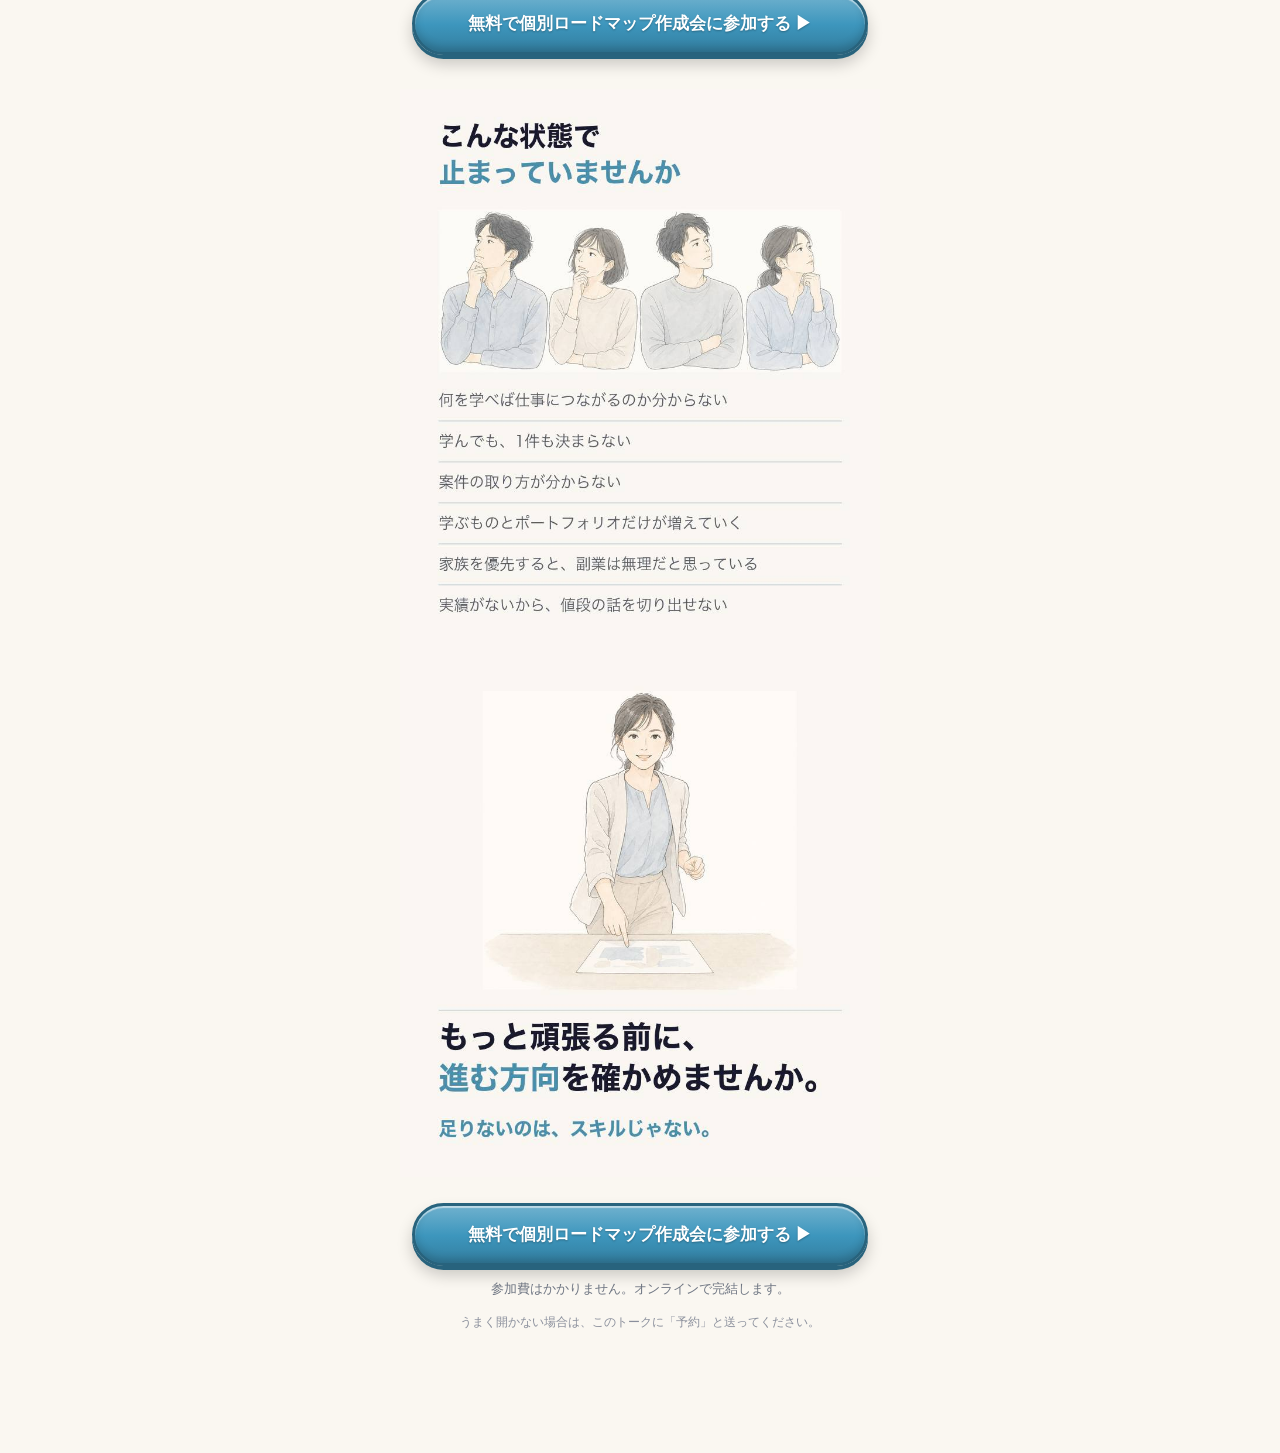
<file: shindan/kekka/index.html>
<!DOCTYPE html>
<html lang="ja">
<head>
<meta charset="UTF-8">
<meta name="viewport" content="width=device-width, initial-scale=1.0">
<title>診断結果の続き｜ひとり起業診断</title>
<meta name="description" content="あなたのタイプが遠回りしやすい順番と、次に整える1つをお伝えします。">
<meta name="robots" content="noindex">
<link rel="preconnect" href="https://line-harness.alpha-a.workers.dev">
<link rel="preconnect" href="https://fonts.googleapis.com">
<link rel="preconnect" href="https://fonts.gstatic.com" crossorigin>
<link href="https://fonts.googleapis.com/css2?family=Cormorant+Garamond:wght@300;400&display=swap" rel="stylesheet">

<!-- ▼▼ Metaピクセル ▼▼ -->
<script>
!function(f,b,e,v,n,t,s)
{if(f.fbq)return;n=f.fbq=function(){n.callMethod?
n.callMethod.apply(n,arguments):n.queue.push(arguments)};
if(!f._fbq)f._fbq=n;n.push=n;n.loaded=!0;n.version='2.0';
n.queue=[];t=b.createElement(e);t.async=!0;
t.src=v;s=b.getElementsByTagName(e)[0];
s.parentNode.insertBefore(t,s)}(window, document,'script',
'https://connect.facebook.net/en_US/fbevents.js');
fbq('init', '1785863469090461');
fbq('track', 'PageView');
</script>
<!-- ▲▲ Metaピクセルここまで ▲▲ -->

<!-- ▼▼ Microsoft Clarity ▼▼ -->
<script type="text/javascript">
    (function(c,l,a,r,i,t,y){
        c[a]=c[a]||function(){(c[a].q=c[a].q||[]).push(arguments)};
        t=l.createElement(r);t.async=1;t.src="https://www.clarity.ms/tag/"+i;
        y=l.getElementsByTagName(r)[0];y.parentNode.insertBefore(t,y);
    })(window, document, "clarity", "script", "xy1g80ff8e");
</script>
<!-- ▲▲ Clarityここまで ▲▲ -->

<link rel="preload" as="image" href="./img/fv_craft.jpg" id="pre">
<style>
  *{margin:0;padding:0;box-sizing:border-box;}
  :root{ --bg:#faf7f1; --type:#3d96bd; }
  body{
    background:var(--bg);
    -webkit-font-smoothing:antialiased;
    font-family:"Hiragino Kaku Gothic ProN","Hiragino Sans","Noto Sans JP",sans-serif;
  }
  .wrap{max-width:480px;margin:0 auto;background:#faf7f1;}
  .b{display:block;width:100%;height:auto;margin:0;vertical-align:top;background:#faf7f1;}
  .cta{padding:26px 12px 34px;text-align:center;}
  .cta:last-of-type{padding-bottom:calc(46px + env(safe-area-inset-bottom));}
  /* 立体的なボタン。上を明るく下を暗くしたグラデーション、内側上部の光沢、
     下の厚み、落ち影の4つで質感を作る。色はタイプごとにJSが差し込む（2026-08-25追加） */
  .btn{
    display:block;width:100%;position:relative;
    background:linear-gradient(180deg,
      var(--btn-light) 0%,
      var(--type) 52%,
      var(--btn-dark) 100%);
    border:3px solid var(--btn-border);
    color:#fff;text-decoration:none;text-align:center;
    font-size:clamp(12px,4.0vw,17px);font-weight:800;letter-spacing:0;
    white-space:nowrap;
    padding:17px 6px;border-radius:999px;
    text-shadow:0 1px 2px rgba(0,0,0,.28);
    box-shadow:
      inset 0 2px 1px rgba(255,255,255,.55),
      inset 0 -4px 8px rgba(0,0,0,.16),
      0 4px 0 var(--btn-border),
      0 9px 16px rgba(0,0,0,.20);
  }
  .btn:active{transform:translateY(3px);box-shadow:
      inset 0 2px 1px rgba(255,255,255,.4),
      inset 0 -4px 8px rgba(0,0,0,.16),
      0 1px 0 var(--btn-border),
      0 3px 8px rgba(0,0,0,.20);}
  .fallback{font-size:11.5px;color:#8a8f9c;margin-top:12px;line-height:1.8;}
  .nosell{font-size:12.5px;color:#6f7683;margin-top:12px;line-height:1.8;}
  /* 画像ブロックと同じ見た目のHTML文字セクション。色は元画像から採取した実測値 */
  .sec{padding:40px 8% 10px;}
  .sec .h{font-weight:800;color:#181a27;font-size:clamp(20px,5.8vw,28px);line-height:1.5;letter-spacing:.01em;}
  .sec .h .ac{color:#4a90ac;}
  .sec .lead{color:#595959;font-size:clamp(13px,3.7vw,17px);line-height:2;margin-top:16px;}
  .card{position:relative;background:#f4f5f7;border-radius:14px;padding:18px 20px 20px;margin-top:18px;overflow:hidden;}
  .card .t{position:relative;z-index:1;font-weight:800;color:#181a27;font-size:clamp(14px,4.2vw,19px);line-height:1.6;padding-left:62px;}
  .card .d{position:relative;z-index:1;color:#595959;font-size:clamp(12px,3.4vw,15px);line-height:1.8;margin-top:6px;padding-left:62px;}
  /* 番号は左端に置いて、文字の下へ回す。右に置くと本文と重なって読めなくなる（2026-08-26修正） */
  .card .num{position:absolute;left:12px;top:14px;z-index:0;font-weight:800;color:#cddbe6;font-size:clamp(30px,8.4vw,40px);line-height:1;}
  /* 参加特典（2026-08-26に作り直し）。淡い面に置くと沈むので、濃い面に白いカードを浮かせる。
     番号とページ数を大きく出して、受け取れる量が一目で分かる形にする */
  .tk{
    background:linear-gradient(180deg,#131c2b 0%,#0e1622 100%);
    padding:46px 6% 44px;
  }
  .tk-lead{color:#7fb6d0;font-weight:800;font-size:clamp(12px,3.4vw,14.5px);letter-spacing:.12em;text-align:center;}
  .tk-h{
    color:#fff;font-weight:800;text-align:center;margin-top:12px;
    font-size:clamp(23px,6.6vw,31px);line-height:1.5;letter-spacing:.02em;
    margin-bottom:8px;
  }
  .tk-h .n{color:#f5c451;font-size:1.28em;letter-spacing:-.01em;}
  .tk-item{
    position:relative;background:#fff;border-radius:5px;
    padding:34px 18px 22px;margin-top:16px;
    display:flex;gap:15px;align-items:flex-start;
    box-shadow:0 12px 26px rgba(0,0,0,.3);
  }
  .tk-no{
    position:absolute;top:0;left:0;
    background:#1c2838;color:#fff;border-radius:5px 0 5px 0;
    font-weight:800;font-size:clamp(10.5px,2.9vw,12.5px);letter-spacing:.06em;
    padding:5px 11px 5px 10px;
  }
  .tk-th{
    width:96px;height:auto;flex-shrink:0;border-radius:3px;margin-top:16px;
    box-shadow:0 6px 16px rgba(0,0,0,.22);
    transform:rotate(-2deg);
  }
  .tk-body{flex:1;min-width:0;padding-top:16px;}
  .tk-t{
    color:#181a27;font-weight:800;font-size:clamp(14px,4.1vw,17.5px);line-height:1.55;
  }
  .tk-d{color:#5b6270;font-size:clamp(11.5px,3.2vw,13.5px);line-height:1.8;margin-top:8px;}
  .step{border-bottom:1px solid #e5e1da;padding:18px 0;}
  .step:last-of-type{border-bottom:none;}
  .step .sl{color:#4a90ac;font-weight:800;font-size:clamp(12px,3.4vw,15px);letter-spacing:.08em;}
  .step .st{color:#181a27;font-weight:800;font-size:clamp(15px,4.4vw,20px);line-height:1.6;margin-top:4px;}
  .step .sn{color:#8a8f9c;font-size:clamp(11.5px,3.2vw,14px);line-height:1.7;margin-top:4px;}
  .boldink{font-weight:800;color:#181a27;font-size:clamp(16px,4.8vw,23px);line-height:1.8;}
  .sokode{color:#4a90ac;font-weight:800;font-size:clamp(24px,7vw,33px);margin-top:26px;}
  .graybody{color:#595959;font-size:clamp(13px,3.8vw,17px);line-height:2.1;margin-top:14px;}
  .vh{padding:44px 8% 6px;}
  .vh .h{border-bottom:1px solid #d9d5cd;padding-bottom:22px;}
  .prof{display:flex;align-items:center;gap:20px;margin-top:26px;}
  .pp{width:38%;max-width:175px;height:auto;border-radius:50%;flex-shrink:0;}
  .pname{font-weight:800;color:#181a27;font-size:clamp(22px,6.5vw,30px);line-height:1.3;}
  .prole{color:#4a90ac;font-size:clamp(12px,3.5vw,15px);margin-top:6px;}
  .pill{background:#f4f5f7;border-radius:10px;padding:14px 18px;margin-top:12px;font-weight:800;color:#181a27;font-size:clamp(13px,3.9vw,17px);line-height:1.6;}
  /* 当日のカウンセラー（2026-08-26に作り直し）。事業の人間ドックLPと同じ配色に合わせる。
     背景は#03050a、見出しと数字は明朝、差し色はシアン→紫→ピンクのグラデーション */
  .host{
    background:#03050a;padding:48px 8% 44px;position:relative;overflow:hidden;
  }
  .host::before{
    content:"";position:absolute;inset:0;pointer-events:none;
    background:
      linear-gradient(90deg, rgba(84,215,255,.05), transparent 45%, rgba(237,103,184,.04));
  }
  .host-in{position:relative;}
  .host-h{
    font-family:"Hiragino Mincho ProN","Yu Mincho","Shippori Mincho",serif;
    font-weight:500;color:#eef1f6;letter-spacing:.08em;
    font-size:clamp(22px,6.2vw,29px);line-height:1.6;
  }
  .host-h .g{
    background:linear-gradient(90deg,#54d7ff,#8d7cff 48%,#ed67b8);
    -webkit-background-clip:text;background-clip:text;color:transparent;
  }
  .host-rule{
    height:1px;margin-top:18px;opacity:.55;
    background:linear-gradient(90deg,#54d7ff,#8d7cff,#ed67b8);
  }
  .prof{display:flex;align-items:center;gap:20px;margin-top:26px;}
  .pp{width:34%;max-width:150px;height:auto;border-radius:50%;flex-shrink:0;
      filter:grayscale(.15) brightness(1.04);}
  .pname{
    font-family:"Hiragino Mincho ProN","Yu Mincho",serif;font-weight:500;
    color:#eef1f6;font-size:clamp(23px,6.6vw,30px);line-height:1.3;letter-spacing:.1em;
  }
  .prole{
    color:#9fb4c9;font-size:clamp(11.5px,3.2vw,14px);margin-top:8px;letter-spacing:.04em;line-height:1.7;
  }
  /* 実績。左に数字、右に何の数字かを置いて、細い線で区切る */
  .rec{margin-top:30px;border-top:1px solid rgba(255,255,255,.13);}
  .rec-row{
    display:flex;align-items:baseline;gap:16px;
    padding:16px 2px;border-bottom:1px solid rgba(255,255,255,.13);
  }
  .rec-num{
    flex-shrink:0;min-width:126px;
    font-family:"Cormorant Garamond","Hiragino Mincho ProN",serif;
    font-weight:400;line-height:1;white-space:nowrap;letter-spacing:.04em;
    font-size:clamp(30px,8.6vw,40px);
    background:linear-gradient(90deg,#54d7ff,#8d7cff 55%,#ed67b8);
    -webkit-background-clip:text;background-clip:text;color:transparent;
  }
  .rec-num .u{
    font-family:"Hiragino Mincho ProN","Yu Mincho",serif;
    font-size:.4em;margin-left:3px;letter-spacing:.06em;
  }
  .rec-label{
    font-family:"Hiragino Mincho ProN","Yu Mincho",serif;
    color:#dfe6ee;font-size:clamp(12.5px,3.5vw,15.5px);line-height:1.7;letter-spacing:.08em;
  }
  .host-note{
    color:#9fb4c9;font-size:clamp(12px,3.4vw,15px);line-height:2.1;margin-top:24px;letter-spacing:.03em;
  }
  /* 画面下に貼り付く申し込みバー。読み進めている途中でも押せるようにする */
  .fixbar{
    position:fixed;left:0;right:0;bottom:0;z-index:50;
    background:rgba(250,247,241,.97);
    padding:10px 16px calc(10px + env(safe-area-inset-bottom));
    box-shadow:0 -4px 18px rgba(0,0,0,.10);
    transform:translateY(140%);
    transition:transform .28s ease;
  }
  .fixbar.on{transform:translateY(0);}
  .fixbar-inner{max-width:480px;margin:0 auto;}
  .fixbar .btn{font-size:clamp(12.5px,3.85vw,16px);padding:15px 6px;}
  /* 340px以下の狭い端末では余白が数pxしか残らないため、一段小さくする */
  @media (max-width:340px){
    .btn{font-size:11.8px;}
    .fixbar .btn{font-size:11.5px;}
  }
  /* 短い文言で見比べる時（?txt=short）は縮めずに元の大きさで出す */
  body.shorttxt .btn{font-size:17px;}
  body.shorttxt .fixbar .btn{font-size:16px;}
  .cta:last-of-type{padding-bottom:calc(120px + env(safe-area-inset-bottom));}

  /* ▼ 2026-08-26 デザイン改修。参考にしたのは診断結果からカウンセリングへ渡す競合LPの構造。
     背景色を切り替えて章を分ける、見出しを明朝体にする、数字で実績を見せるの3点を移植した */
  .mincho{
    font-family:"Hiragino Mincho ProN","Yu Mincho","YuMincho","Noto Serif JP",serif;
  }
  /* 章の切り替え。濃紺の面を挟んで、診断結果の章と落とし穴の章を分ける */
  .chap{
    background:#101826;color:#fff;padding:44px 8% 40px;text-align:center;
  }
  .chap .cl{
    color:#7fb6d0;font-size:clamp(11.5px,3.2vw,14px);letter-spacing:.22em;
  }
  .chap .ct{
    font-weight:700;font-size:clamp(23px,6.6vw,32px);line-height:1.65;margin-top:14px;
  }
  .chap .ct .em{color:#7fb6d0;}
  .chap .cd{
    color:#c3cddb;font-size:clamp(13px,3.6vw,16px);line-height:2;margin-top:18px;
  }
  /* 診断結果（2026-08-26追加）。画像に焼き込まれていた表をHTMLへ起こした。
     参考にした診断LPは中央見出しの囲み・丸ラベル・左右のピルで組んでいるので、
     こちらは上辺の色帯・角丸のタグ・横並びのミニカードで別の組み方にする */
  .dg{padding:30px 6% 6px;}
  .dg-card{
    background:#fff;border-radius:3px;padding:26px 20px 24px;
    border-top:4px solid var(--tc);
    box-shadow:0 2px 14px rgba(0,0,0,.05);
  }
  .dg-ttl{
    color:#181a27;font-weight:800;font-size:clamp(17px,4.8vw,21px);
    letter-spacing:.04em;line-height:1.5;
  }
  .dg-ttl span{color:var(--tc);}
  .dg-sec{margin-top:22px;}
  .dg-lb{
    display:inline-block;border-radius:3px;padding:5px 13px;
    background:var(--type-pale);color:#2c3038;
    font-weight:800;font-size:clamp(11.5px,3.2vw,13.5px);letter-spacing:.06em;
  }
  .dg-lb.weak{background:#e9eaec;color:#5a5f67;}
  .dg-tx{
    color:#4b5563;font-size:clamp(12.5px,3.5vw,15px);line-height:2;margin-top:12px;
  }
  .dg-tx .hl{color:#181a27;font-weight:700;}
  /* 3つの短い項目は、横並びのミニカードにする */
  .dg-mini{display:grid;grid-template-columns:1fr 1fr 1fr;gap:7px;margin-top:24px;}
  .dg-mini .m{
    background:#f7f5f1;border-radius:3px;padding:13px 5px 14px;text-align:center;
  }
  .dg-mini .k{color:#8a8f98;font-size:clamp(9.5px,2.7vw,11.5px);letter-spacing:.02em;}
  .dg-mini .v{
    color:#181a27;font-weight:800;margin-top:7px;
    font-size:clamp(10.5px,2.9vw,12.5px);line-height:1.6;
  }
  /* 向いているWEBスキルは独立したブロックにして、いちばん見せたいものを立てる */
  .dg-skill{
    background:var(--tc);border-radius:3px;padding:24px 20px 22px;margin-top:14px;
  }
  .ds-ttl{
    color:#fff;font-weight:800;font-size:clamp(16px,4.5vw,20px);line-height:1.55;letter-spacing:.04em;
  }
  .ds-ttl span{
    display:inline-block;border-bottom:2px solid rgba(255,255,255,.6);padding-bottom:2px;
  }
  .ds-list{margin-top:16px;}
  .ds-list .sk{
    display:flex;align-items:center;gap:11px;
    background:#fff;border-radius:3px;padding:12px 14px;margin-top:8px;
  }
  .ds-list .sk .no{
    flex-shrink:0;color:var(--tc);font-weight:800;font-size:clamp(13px,3.6vw,16px);
    letter-spacing:.04em;min-width:20px;
  }
  .ds-list .sk .nm{
    color:#181a27;font-weight:800;font-size:clamp(13.5px,3.9vw,16.5px);line-height:1.5;
  }
  .ds-foot{
    margin-top:18px;border-top:1px solid rgba(255,255,255,.32);padding-top:14px;
  }
  .ds-row{display:flex;gap:10px;align-items:flex-start;}
  .ds-row + .ds-row{margin-top:9px;}
  .ds-k{
    flex-shrink:0;width:100px;color:rgba(255,255,255,.82);
    font-size:clamp(10.5px,2.9vw,12.5px);line-height:1.7;padding-top:2px;
  }
  .ds-v{
    flex:1;min-width:0;color:#fff;font-weight:800;
    font-size:clamp(12.5px,3.5vw,15px);line-height:1.7;
  }
  /* 落とし穴の章（2026-08-26追加）。沈む感じは背景と余白で作り、
     文字とイラストは明るいまま残す。全部を暗くすると読めなくなる（2026-08-26に作り直し）。
     参考にした競合はグレー×明朝×ピンクなので、こちらは墨色の面に少し明るいカードを3枚置く形にする */
  .pit{
    position:relative;
    background:linear-gradient(180deg,#212429 0%,#191b1f 40%,#141519 100%);
    padding:50px 6% 52px;
  }
  .pit::before{
    content:"";position:absolute;left:0;right:0;top:0;height:110px;
    background:linear-gradient(180deg,rgba(0,0,0,.38) 0%,rgba(0,0,0,0) 100%);
    pointer-events:none;
  }
  .pit-head{position:relative;}
  .pit-eyebrow{
    color:#a7acb4;font-size:clamp(12px,3.4vw,14.5px);line-height:1.9;letter-spacing:.14em;
  }
  .pit-title{
    color:#fff;font-weight:700;letter-spacing:.05em;
    font-size:clamp(28px,8vw,38px);line-height:1.45;margin-top:12px;
  }
  .pit-rule{width:40px;height:2px;background:#6d737c;margin-top:20px;}

  /* 3枚のカード。暗い面の上に置くことで、要素の区切りが立つ */
  .pit-item{
    background:#272a30;border-radius:6px;overflow:hidden;
    margin-top:22px;box-shadow:0 12px 28px rgba(0,0,0,.32);
  }
  .pit-item:first-of-type{margin-top:32px;}
  .pit-inner{padding:22px 22px 0;}
  .pit-no{
    display:flex;align-items:center;gap:12px;
    color:#a7acb4;font-weight:700;font-size:clamp(19px,5.4vw,24px);line-height:1;letter-spacing:.06em;
  }
  .pit-no::after{content:"";flex:1;height:1px;background:#3d424a;}
  .pit-h{
    color:#fff;font-weight:700;letter-spacing:.03em;
    font-size:clamp(19px,5.4vw,25px);line-height:1.7;margin-top:14px;
  }
  /* イラストは暗くしない。カードの中に置くので白い箱にならない */
  .pit-img{display:block;width:100%;height:auto;margin-top:20px;filter:saturate(.92);}
  .pit-d{
    color:#dcdfe3;font-size:clamp(13.5px,3.9vw,16.5px);line-height:2;
    padding:20px 22px 26px;letter-spacing:.01em;
  }
  .pit-d .st{color:#fff;font-weight:700;border-bottom:2px solid #8f959d;padding-bottom:2px;}
  /* 落とし穴の後に置く橋。自分では見分けられない、を次のオファーへつなぐ */
  .bridge{
    background:#1b2636;color:#fff;padding:38px 8%;text-align:center;
  }
  .bridge .bt{
    font-weight:700;font-size:clamp(18px,5.2vw,25px);line-height:1.85;
  }
  .bridge .bt .em{color:#7fb6d0;}
  /* 実績の4つ（2026-08-26追加）。月桂冠のリースで数字を囲んで、受け取る側に格を渡す */
  .award{
    background:#fbfaf7;padding:44px 6% 40px;text-align:center;
    border-top:1px solid #ece7de;border-bottom:1px solid #ece7de;
  }
  .award .alead{
    color:#5a5346;font-size:clamp(12.5px,3.6vw,15.5px);line-height:1.7;letter-spacing:.06em;
  }
  .award .atitle{
    margin-top:10px;line-height:1.3;font-weight:700;
    font-size:clamp(24px,6.9vw,33px);letter-spacing:.04em;
    background:linear-gradient(180deg,#e6d19a 0%,#b8942f 42%,#8a6a18 74%,#d8c187 100%);
    -webkit-background-clip:text;background-clip:text;color:transparent;
  }
  .award-grid{
    display:grid;grid-template-columns:1fr;gap:26px 0;margin-top:28px;
  }
  .aw{position:relative;}
  .aw .awlabel{
    color:#5a5346;font-size:clamp(11.5px,3.3vw,14px);line-height:1.6;
    min-height:3.1em;display:flex;align-items:flex-end;justify-content:center;
  }
  /* リースは数字の左右に重ねる。横に並べるとセル幅を超えて画面からはみ出す */
  .aw .awrow{
    position:relative;display:flex;align-items:center;justify-content:center;
    min-height:68px;margin:10px auto 0;max-width:250px;
  }
  .aw .lf{position:absolute;left:0;top:0;height:68px;width:auto;}
  .aw .lf.r{left:auto;right:0;transform:scaleX(-1);}
  .aw .awnum{
    position:relative;z-index:1;
    font-weight:700;line-height:1;white-space:nowrap;
    font-size:clamp(25px,7.2vw,38px);
    font-family:"Hiragino Mincho ProN","Yu Mincho","Noto Serif JP",serif;
    background:linear-gradient(180deg,#e8d5a4 0%,#bf9c37 45%,#8f6f1c 76%,#dcc68e 100%);
    -webkit-background-clip:text;background-clip:text;color:transparent;
  }
  .aw .awnum .u{font-size:.42em;letter-spacing:0;}
  .award .anote{
    margin-top:24px;color:#a39b8a;font-size:10.5px;text-align:center;
  }
  /* 招待（2026-08-26追加）。左の縦バーと左揃えで組む。
     帯と吹き出しと3本の罫線は参考にした競合の型そのものなので使わない */
  .invite{
    background:#faf7f1;padding:44px 8% 40px;
  }
  .invite .ilead{
    color:#4a90ac;font-weight:800;font-size:clamp(12.5px,3.5vw,15px);letter-spacing:.1em;
  }
  .invite .ibox{
    border-left:5px solid #4a90ac;padding:6px 0 6px 18px;margin-top:16px;
  }
  .invite .ismall{
    color:#4b5563;font-weight:700;font-size:clamp(15px,4.2vw,18px);letter-spacing:.06em;
  }
  .invite .inum{
    color:#4a90ac;font-weight:800;line-height:1;white-space:nowrap;margin-top:6px;
    font-size:clamp(38px,11.2vw,52px);letter-spacing:-.01em;
  }
  .invite .inum .unit{font-size:.44em;margin-left:2px;letter-spacing:0;}
  .invite .ibig{
    color:#181a27;font-weight:800;margin-top:10px;
    font-size:clamp(19px,5.5vw,26px);line-height:1.6;
  }
  .invite .inote{color:#9aa4ae;font-size:10.5px;margin-top:12px;}
  .invite .iend{
    color:#181a27;font-weight:800;
    font-size:clamp(19px,5.6vw,26px);margin-top:20px;
  }
  .invite .iend .u{
    background:linear-gradient(transparent 62%, #bfe3f0 62%);
  }
  /* 枠の限りを伝える1行。CTAの下に置く */
  .limit{
    font-size:12.5px;color:#6f7683;margin-top:12px;line-height:1.8;
  }
</style>
</head>
<body>

<div class="wrap">

  <!-- FV: タイプ別のイラストとタイプ名（2026-08-26に上半分だけへ差し替え） -->
  <img class="b" id="imgFv" src="" width="820" height="820" fetchpriority="high" decoding="async" alt="">

  <!-- 診断結果（2026-08-26追加。旧FV画像の下半分をHTMLへ起こしたもの） -->
  <section class="dg">
    <div class="dg-card">
      <p class="dg-ttl">あなただけの<span>診断結果</span></p>

      <div class="dg-sec">
        <p class="dg-lb">強み</p>
        <p class="dg-tx" id="dgStrong"></p>
      </div>

      <div class="dg-sec">
        <p class="dg-lb weak">つまずき</p>
        <p class="dg-tx" id="dgWeak"></p>
      </div>

      <div class="dg-mini">
        <div class="m"><p class="k">動き方</p><p class="v" id="dgMove"></p></div>
        <div class="m"><p class="k">満たされる時</p><p class="v" id="dgFill"></p></div>
        <div class="m"><p class="k">口ぐせ</p><p class="v" id="dgWord"></p></div>
      </div>
    </div>

    <div class="dg-skill">
      <p class="ds-ttl">あなたに向いている<br><span>WEBスキル</span></p>
      <div class="ds-list" id="dgSkill"></div>
      <div class="ds-foot">
        <div class="ds-row">
          <p class="ds-k">向いている仕事</p>
          <p class="ds-v" id="dgJob"></p>
        </div>
        <div class="ds-row">
          <p class="ds-k">最初に身につける型</p>
          <p class="ds-v" id="dgKata"></p>
        </div>
      </div>
    </div>
  </section>

  <!-- 転換のチェック -->
  <img class="b" src="./img/block_check.jpg" width="820" height="752" loading="lazy" decoding="async" alt="">

  <!-- 3つの落とし穴（2026-08-26にダーク版へ差し替え。文字はHTML、イラストは元画像から切り出し） -->
  <section class="pit">
    <div class="pit-head">
      <p class="pit-eyebrow">副業やフリーランスを目指す人がはまる</p>
      <p class="pit-title">3つの落とし穴</p>
      <div class="pit-rule"></div>
    </div>

    <div class="pit-item">
      <div class="pit-inner">
        <p class="pit-no">01</p>
        <h3 class="pit-h">ゴールの金額を決めずに<br>学び始める</h3>
      </div>
      <img class="pit-img" src="./img/prob1_illust.jpg" width="688" height="444" loading="lazy" decoding="async" alt="">
      <p class="pit-d">何ヶ月目でどれぐらいの目標金額を目指すのか。そのために何件の仕事を取る必要があるのか。ここを決めずに始めると、<span class="st">学ぶ量だけが増えていきます。</span></p>
    </div>

    <div class="pit-item">
      <div class="pit-inner">
        <p class="pit-no">02</p>
        <h3 class="pit-h">スキルばかり習得して<br>案件が獲得できない</h3>
      </div>
      <img class="pit-img" src="./img/prob2_illust.jpg" width="688" height="452" loading="lazy" decoding="async" alt="">
      <p class="pit-d">デザイン、動画、SNS、AIとスキルを増やしても、案件を獲得できなければ、<span class="st">いつまでたっても1円にもなりません。</span></p>
    </div>

    <div class="pit-item">
      <div class="pit-inner">
        <p class="pit-no">03</p>
        <h3 class="pit-h">間違った方向に進んで<br>いつまで経っても成果が出ない</h3>
      </div>
      <img class="pit-img" src="./img/prob3_illust.jpg" width="688" height="352" loading="lazy" decoding="async" alt="">
      <p class="pit-d">いま進めていることが合っているのか、外れているのか。<span class="st">はじめのうちは、自分では見分けがつきません。</span></p>
    </div>
  </section>

  <!-- 落とし穴から相談会への橋（2026-08-26追加）。自分で見分けられないなら、見分けられる人に見てもらう -->
  <section class="bridge">
    <p class="bt mincho">合っているかどうかを<br>自分で見分けられないなら、<br><span class="em">見分けられる人に</span><br>いちど見てもらうのが早いです。</p>
  </section>

  <!-- 招待（2026-08-26追加） -->
  <section class="invite" id="shoutai">
    <p class="ilead">そう思ったあなたへ</p>
    <div class="ibox">
      <p class="ismall">累計</p>
      <p class="inum">1,000<span class="unit">人以上</span></p>
      <p class="ibig">が受けた個別ロードマップ<br>作成会へ</p>
    </div>
    <p class="iend"><span class="u">特別にご招待します。</span></p>
    <p class="inote">※2026年8月時点の累計</p>
  </section>

  <svg width="0" height="0" style="position:absolute" aria-hidden="true">
    <defs>
      <linearGradient id="gold" x1="0" y1="0" x2="0" y2="1">
        <stop offset="0%" stop-color="#e8d7ac"/>
        <stop offset="42%" stop-color="#c2a047"/>
        <stop offset="76%" stop-color="#8f6f1c"/>
        <stop offset="100%" stop-color="#ddc890"/>
      </linearGradient>
      <symbol id="leaf" viewBox="0 0 44 104">
        <path d="M38 100 C14 82 6 48 16 6" stroke="url(#gold)" stroke-width="2.4" stroke-linecap="round" fill="none"/>
        <g fill="url(#gold)">
          <ellipse cx="9" cy="17" rx="9.4" ry="5.0" transform="rotate(-58 9 17)"/>
          <ellipse cx="6" cy="33" rx="10" ry="5.3" transform="rotate(-44 6 33)"/>
          <ellipse cx="7" cy="50" rx="10.4" ry="5.5" transform="rotate(-30 7 50)"/>
          <ellipse cx="12" cy="66" rx="10.2" ry="5.4" transform="rotate(-17 12 66)"/>
          <ellipse cx="20" cy="80" rx="9.6" ry="5.0" transform="rotate(-4 20 80)"/>
          <ellipse cx="30" cy="92" rx="8.6" ry="4.5" transform="rotate(10 30 92)"/>
        </g>
      </symbol>
    </defs>
  </svg>

  <!-- 実績4つ（2026-08-26追加）。月桂冠で囲んだ数字を4つ並べる -->
  <section class="award" id="jisseki">
    <p class="alead">個別ロードマップ作成会を担当する</p>
    <p class="atitle">弊社のサポート実績</p>

    <div class="award-grid">
      <div class="aw">
        <p class="awlabel">無料相談で<br>サポートした数</p>
        <div class="awrow">
          <svg class="lf" viewBox="0 0 44 104"><use href="#leaf"/></svg>
          <p class="awnum">1,000<span class="u">人以上</span></p>
          <svg class="lf r" viewBox="0 0 44 104"><use href="#leaf"/></svg>
        </div>
      </div>
      <div class="aw">
        <p class="awlabel">法人との<br>取引実績</p>
        <div class="awrow">
          <svg class="lf" viewBox="0 0 44 104"><use href="#leaf"/></svg>
          <p class="awnum">50<span class="u">社以上</span></p>
          <svg class="lf r" viewBox="0 0 44 104"><use href="#leaf"/></svg>
        </div>
      </div>
      <div class="aw">
        <p class="awlabel">起業歴</p>
        <div class="awrow">
          <svg class="lf" viewBox="0 0 44 104"><use href="#leaf"/></svg>
          <p class="awnum">8<span class="u">年目</span></p>
          <svg class="lf r" viewBox="0 0 44 104"><use href="#leaf"/></svg>
        </div>
      </div>
    </div>

    <p class="anote">※2026年8月時点の累計</p>
  </section>

  <!-- そこで！（文字はHTML・イラストだけ画像） -->
  <section class="sec">
    <p class="graybody">1,000人以上をみてきた経営者が<br>あなた専用のロードマップを一緒に作ります。<br>60分の個別ロードマップ作成会を<br>無料でご用意しました。</p>
  </section>
  <img class="b" src="./img/soshite_illust.jpg" width="820" height="650" loading="lazy" decoding="async" alt="">

  <!-- 個別ロードマップ作成会でやること -->
  <section class="sec">
    <h2 class="h mincho">個別ロードマップ作成会で<br><span class="ac">やること</span></h2>
    <p class="lead">60分であなたのいまの状況を聞いて、次に進む順番を一緒に決めます。</p>
    <div class="card"><p class="t">いま持っているものの棚卸し</p><p class="d">使える時間、これまでの経験、強みを整理します</p><span class="num">01</span></div>
    <div class="card"><p class="t">前に進めなくしている原因の特定</p><p class="d">スキルか案件獲得か時間の使い方かを一緒に話しながら特定します</p><span class="num">02</span></div>
    <div class="card"><p class="t">ロードマップの提供</p><p class="d">話しながら具体的にどの順番で何をやるかを整理していきます</p><span class="num">03</span></div>

  </section>

  <!-- 参加特典（2026-08-26に作り直し・参加した人だけに渡す3点） -->
  <section class="tk">
    <p class="tk-lead">参加した方だけが受け取れる</p>
    <p class="tk-h"><span class="n">3</span>つの特典</p>

    <div class="tk-item">
      <p class="tk-no">特典 01</p>
      <img class="tk-th" src="./img/tokuten_01.png" width="900" height="1200" loading="lazy" decoding="async" alt="">
      <div class="tk-body">
        <p class="tk-t">会社員のための<br>AI副業ランキング15</p>
        <p class="tk-d">AIを使う副業15個の単価と月収の目安、始めるまでの日数、最初の1件の取り方</p>
      </div>
    </div>

    <div class="tk-item">
      <p class="tk-no">特典 02</p>
      <img class="tk-th" src="./img/tokuten_02.png" width="900" height="1200" loading="lazy" decoding="async" alt="">
      <div class="tk-body">
        <p class="tk-t">ChatGPT・Codex・Claude Codeの実践事例20</p>
        <p class="tk-d">毎日動いている自動化の仕組みを20件。前の作業時間といまの状態を並べています</p>
      </div>
    </div>

    <div class="tk-item">
      <p class="tk-no">特典 03</p>
      <img class="tk-th" src="./img/tokuten_03.png" width="900" height="1200" loading="lazy" decoding="async" alt="">
      <div class="tk-body">
        <p class="tk-t">AI起業テンプレート</p>
        <p class="tk-d">なにを売るか、誰に売るか、AIに任せる作業、最初の30日。作成会で一緒に埋めます</p>
      </div>
    </div>

  </section>

  <!-- 申し込みの流れ -->
  <section class="sec">
    <h2 class="h mincho">申し込みの<br><span class="ac">流れ</span></h2>
    <p class="lead">ここまで30秒で終わります。</p>
    <div class="step"><p class="sl">STEP 01</p><p class="st">下のボタンを押す</p><p class="sn">LINEの予約画面がひらきます</p></div>
    <div class="step"><p class="sl">STEP 02</p><p class="st">空いている日時をタップ</p><p class="sn">最短で明日から選べます</p></div>
    <div class="step"><p class="sl">STEP 03</p><p class="st">かんたんなアンケートに答えて予約する</p><p class="sn">すぐにLINEへ予約の確定とZoomのリンクが送られてきます</p></div>
  </section>

  <!-- CTA 1 -->
  <div class="cta">
    <a class="btn cta-btn" href="#" onclick="trackApply()">無料で個別ロードマップ作成会に参加する ▶</a>
  </div>

  <!-- 参加した方の声 -->
  <section class="sec vh">
    <h2 class="h mincho">個別ロードマップ作成会に<br><span class="ac">参加した方の声</span></h2>
  </section>
  <img class="b" src="./img/voice1.jpg" width="820" height="806" loading="lazy" decoding="async" alt="">
  <img class="b" src="./img/voice2.jpg" width="820" height="806" loading="lazy" decoding="async" alt="">
  <img class="b" src="./img/voice3.jpg" width="820" height="806" loading="lazy" decoding="async" alt="">
  <img class="b" src="./img/voice4.jpg" width="820" height="806" loading="lazy" decoding="async" alt="">
  <img class="b" src="./img/voice5.jpg" width="820" height="806" loading="lazy" decoding="async" alt="">

  <!-- 当日のカウンセラー（2026-08-26に事業ドックLPと同じ配色へ） -->
  <section class="host">
    <div class="host-in">
      <h2 class="host-h">当日の<br><span class="g">カウンセラー</span></h2>
      <div class="host-rule"></div>

      <div class="prof">
        <img class="pp" src="./img/profile_photo.jpg" width="292" height="292" loading="lazy" decoding="async" alt="ヒロ">
        <div><p class="pname">ヒロ</p><p class="prole">法人向けマーケティング会社 経営</p></div>
      </div>

      <div class="rec">
        <div class="rec-row"><p class="rec-num">1,000<span class="u">人以上</span></p><p class="rec-label">診断と無料相談</p></div>
        <div class="rec-row"><p class="rec-num">8<span class="u">年</span></p><p class="rec-label">独立してからの経営歴</p></div>
        <div class="rec-row"><p class="rec-num">40<span class="u">万</span></p><p class="rec-label">SNSの総フォロワー</p></div>
      </div>

      <p class="host-note">うまくいく方法は人によって違います。<br>だから当日は、あなたの状況だけを見て順番を決めます。</p>
    </div>
  </section>

  <!-- CTA 2 -->
  <div class="cta">
    <a class="btn cta-btn" href="#" onclick="trackApply()">無料で個別ロードマップ作成会に参加する ▶</a>
  </div>

  <!-- 悩み -->
  <img class="b" src="./img/block_worry.jpg" width="820" height="972" loading="lazy" decoding="async" alt="">

  <!-- 締め -->
  <img class="b" src="./img/block_closing.jpg" width="820" height="887" loading="lazy" decoding="async" alt="">

  <!-- CTA 3 -->
  <div class="cta">
    <a class="btn cta-btn" href="#" onclick="trackApply()">無料で個別ロードマップ作成会に参加する ▶</a>
    <p class="limit">参加費はかかりません。オンラインで完結します。</p>
    <p class="fallback">うまく開かない場合は、このトークに「予約」と送ってください。</p>
  </div>

</div>

<div class="fixbar" id="fixbar">
  <div class="fixbar-inner">
    <a class="btn cta-btn" href="#" onclick="trackApply()">無料で個別ロードマップ作成会に参加する ▶</a>
  </div>
</div>

<script>
/* 申し込みの飛び先。LIFFで包んでから計測用リンクを経由して予約画面へ飛ばす。
   liff.line.meで始まるのでLINE内で直接ひらき、「LINEで開く」の中継ページを通らない。
   計測リンク経由なので「行動_予約画面へ進んだ」のタグは今までどおり付く（2026-08-17変更） */
const APPLY_URL = "https://liff.line.me/2011002602-hNWLjMWA?redirect=https%3A%2F%2Fline-harness.alpha-a.workers.dev%2Ft%2Fe52d31fb-7119-464c-b72b-ec800a5218ae";

const TYPES = {
  craft: {
    name:"こつこつ積み上げる職人", color:"#3d96bd", pale:"#cfe6f1",
    strong:'<span class="hl">決めたことを最後までやりきる人です。</span>一度やると決めたら最後まで手を動かせるので、時間はかかっても、あなたが出したものには必ず中身があります。',
    weak:'きちんと仕上げたい気持ちが強いぶん、できあがるまで人に見せられません。だから渡すのが遅くなります。<span class="hl">先に、途中の状態で見せて意見をもらうところから始めます。</span>',
    job:"決まった作業をまるごと任される仕事",
    skill:["動画編集","WEBサイト制作","AI記事作成"],
    kata:"ひとつの作業を最後まで通す型",
    move:"ひとりで<br>積み上げる", fill:"任せてよかったと<br>言われた時", word:"もう少し<br>整えてから"
  },
  create: {
    name:"思いついた日に動ける開拓者", color:"#d9962e", pale:"#f6e0bd",
    strong:'<span class="hl">思いついたその日に手が動く人です。</span>ほとんどの人が準備の段階で止まるところを、あなたは一歩目で追い抜いていきます。',
    weak:'すぐ動けるぶん、ひとつを終える前に次が気になります。手元には途中のものがいくつも残っているはずです。<span class="hl">先に、いま手元にあるひとつを終わらせるところから始めます。</span>',
    job:"ゼロから立ち上げる仕事",
    skill:["SNS運用代行","ショート動画制作","AIデザイン"],
    kata:"ひとつを終わりまで運ぶ型",
    move:"まず動いて、<br>あとで整える", fill:"自分が始めたものが<br>動き出した時", word:"とりあえず<br>やってみる"
  },
  support: {
    name:"言葉になる前に気づける支え手", color:"#3aa87f", pale:"#c9e8dc",
    strong:'<span class="hl">相手が言う前に、困っていることに気づける人です。</span>一緒にいる人が動きやすくなるので、あなたがいる場所はいつのまにか回るようになります。',
    weak:'相手を先に考えられるぶん、自分の希望を後回しにします。だから、やる範囲がどこまでかを決めないまま引き受けます。<span class="hl">先に、自分がどこまでやるかを言葉にするところから始めます。</span>',
    job:"人の隣で支える仕事",
    skill:["AI秘書","事務代行","カスタマーサポート"],
    kata:"やる範囲を先に伝える型",
    move:"相手に<br>合わせて動く", fill:"助かったと<br>言われた時", word:"私が<br>やっておきます"
  },
  attack: {
    name:"自分から動ける先行者", color:"#d6478f", pale:"#f4cfe2",
    strong:'<span class="hl">待たずに自分から動ける人です。</span>やってみようと思った時に、その日のうちに声をかけられるので、機会に出会う回数がほかの人より多くなります。',
    weak:'前に出られるぶん、うまくいかない時に立ち止まるのが苦手です。だから、同じ断られ方を何度もくり返します。<span class="hl">先に、断られた理由を1行だけ残すところから始めます。</span>',
    job:"自分から声をかける仕事",
    skill:["WEB広告運用","AIマーケティング","営業代行"],
    kata:"断られた理由を残す型",
    move:"数を打って<br>当てる", fill:"自分の声かけで<br>話が動いた時", word:"まず<br>言ってみます"
  }
};

/* 基準色から、上のハイライト・下の陰・縁の3色を作る。
   pctが正なら白へ、負なら黒へ寄せる */
function mixColor(hex, pct){
  const n = parseInt(hex.slice(1), 16);
  const to = pct > 0 ? 255 : 0;
  const r = Math.abs(pct) / 100;
  const ch = [(n >> 16) & 255, (n >> 8) & 255, n & 255]
    .map(v => Math.round(v + (to - v) * r));
  return "rgb(" + ch.join(",") + ")";
}

function render(){
  const params = new URLSearchParams(location.search);
  const key = params.get("type");
  const k = TYPES[key] ? key : "craft";
  const t = TYPES[k];

  /* 2026-08-30変更: 既定をタイプ色にする（緑は誘導感が出る仮説の検証。8/25の緑既定を反転）。
     ?btn=green を付けた時だけLINEの緑に戻せる */
  const base = params.get("btn") === "green" ? "#4ca62e" : t.color;
  /* --type はボタンの色に使われているため、カードにはタイプ色を別の変数で渡す */

  const root = document.documentElement.style;
  root.setProperty("--type", base);
  root.setProperty("--btn-light",  mixColor(base,  26));
  root.setProperty("--btn-dark",   mixColor(base, -16));
  root.setProperty("--btn-border", mixColor(base, -34));
  document.getElementById("imgFv").src = "./img/head_" + k + ".jpg";
  document.getElementById("imgFv").alt = t.name;

  /* 診断結果カードへタイプ別の中身を流し込む（2026-08-26追加） */
  root.setProperty("--tc", t.color);
  root.setProperty("--type-pale", t.pale);
  const put = (id, html) => { document.getElementById(id).innerHTML = html; };
  put("dgStrong", t.strong);
  put("dgWeak",   t.weak);
  put("dgJob",    t.job);
  put("dgSkill",  t.skill.map((x, i) =>
    '<div class="sk"><span class="no">0' + (i + 1) + '</span><span class="nm">' + x + '</span></div>'
  ).join(""));
  put("dgKata",   t.kata);
  put("dgMove",   t.move);
  put("dgFill",   t.fill);
  put("dgWord",   t.word);

  const btns = document.querySelectorAll(".cta-btn");
  for (let i = 0; i < btns.length; i++) btns[i].href = APPLY_URL;

  /* ?txt=short を付けると短い文言で表示する。文字を大きいまま1行に収めるための比較用 */
  if (params.get("txt") === "short") {
    document.body.classList.add("shorttxt");
    for (let i = 0; i < btns.length; i++) btns[i].textContent = "無料でロードマップを受け取る ▶";
  }

  if (typeof fbq === "function") fbq("trackCustom", "ViewResultLP", {type: k});
  if (typeof clarity === "function") clarity("set", "result_type", k);
}

function trackApply(){
  if (typeof fbq === "function") fbq("trackCustom", "ClickApply");
}

/* 開いた瞬間から下のバーを出す。ページ内の申し込みボタンが見えている間だけ引っ込める（2026-08-25変更） */
function watchFixbar(){
  const bar = document.getElementById("fixbar");
  const ctas = document.querySelectorAll(".cta .cta-btn");
  function update(){
    let ctaVisible = false;
    for (let i = 0; i < ctas.length; i++) {
      const r = ctas[i].getBoundingClientRect();
      if (r.top < window.innerHeight - 20 && r.bottom > 90) { ctaVisible = true; break; }
    }
    /* 2026-08-30: 常時表示をやめて8/25以前のスクロール条件に戻す。
       開いた瞬間に予約バーが見えると、診断結果を見に来た人に誘導と受け取られるため */
    const passed = window.scrollY > window.innerHeight * 0.8;
    bar.classList.toggle("on", passed && !ctaVisible);
  }
  window.addEventListener("scroll", update, {passive:true});
  update();
}

render();
watchFixbar();
</script>
</body>
</html>
</file>
